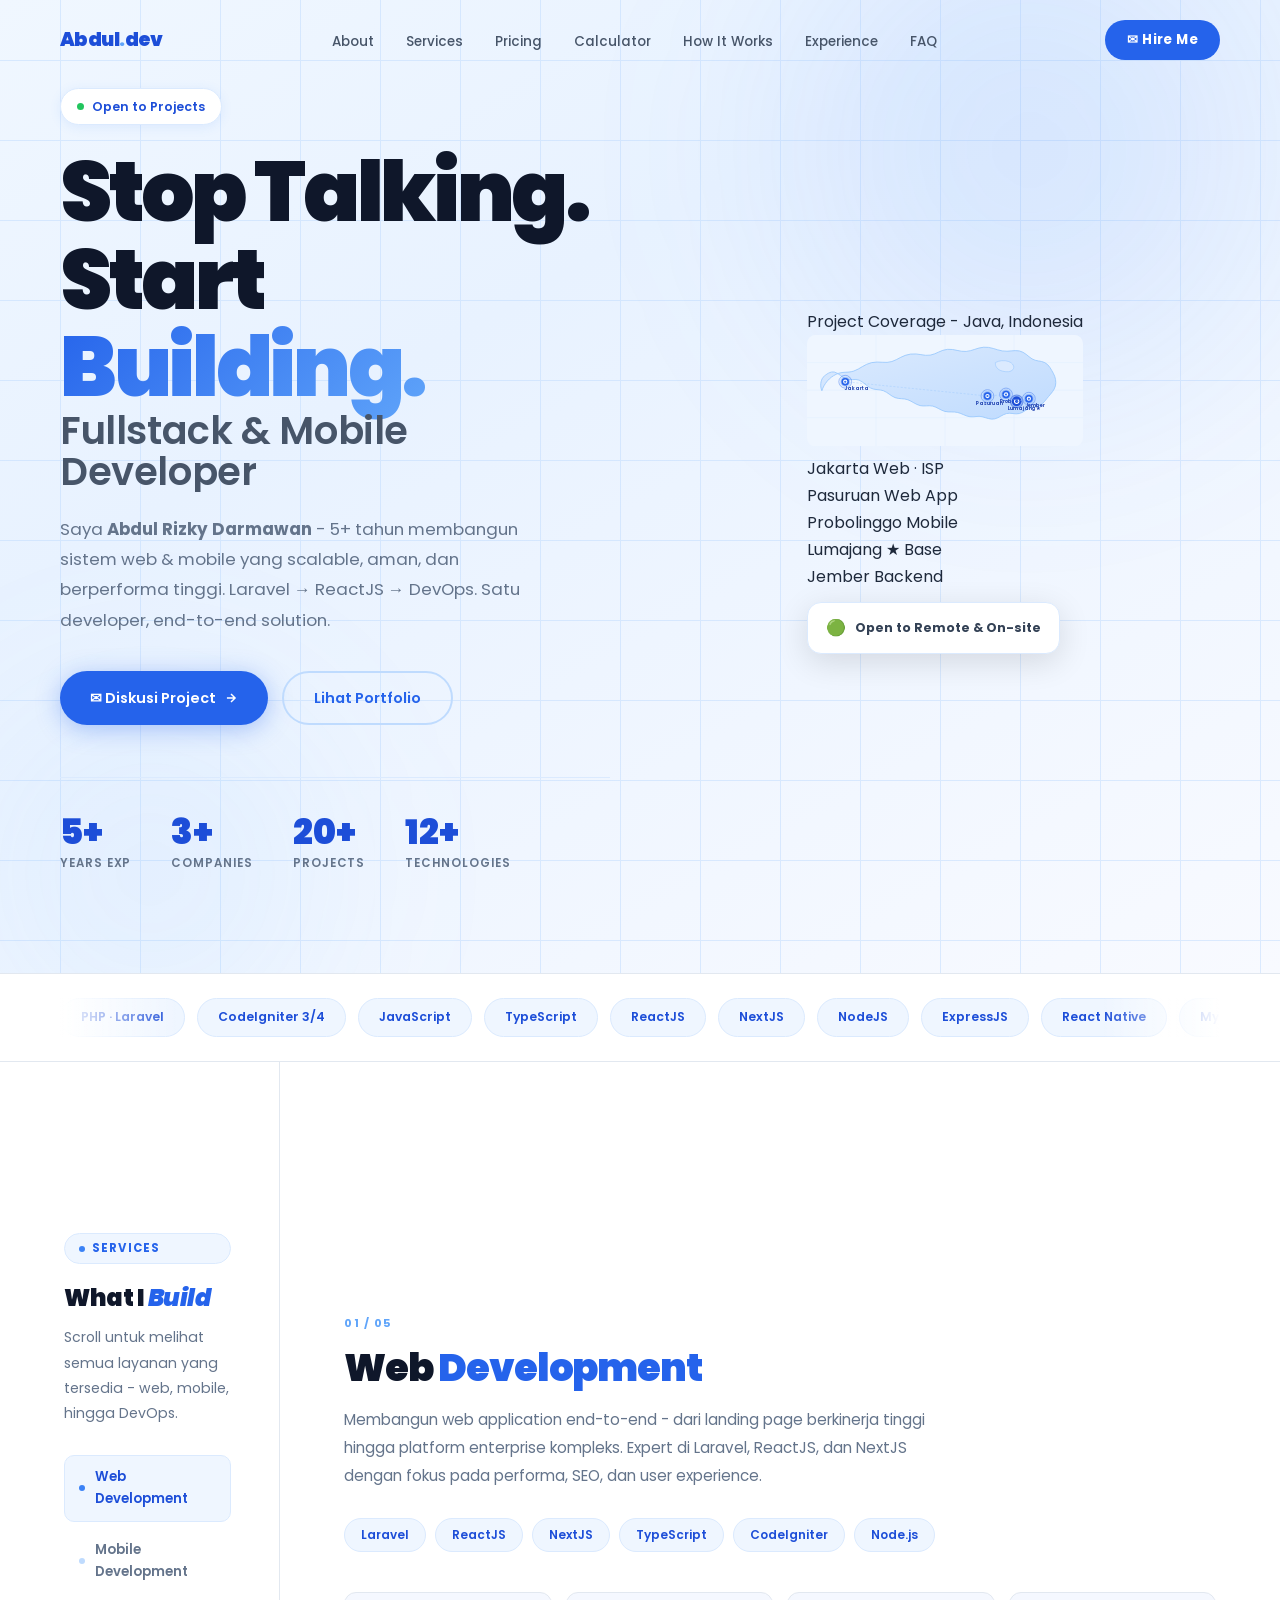
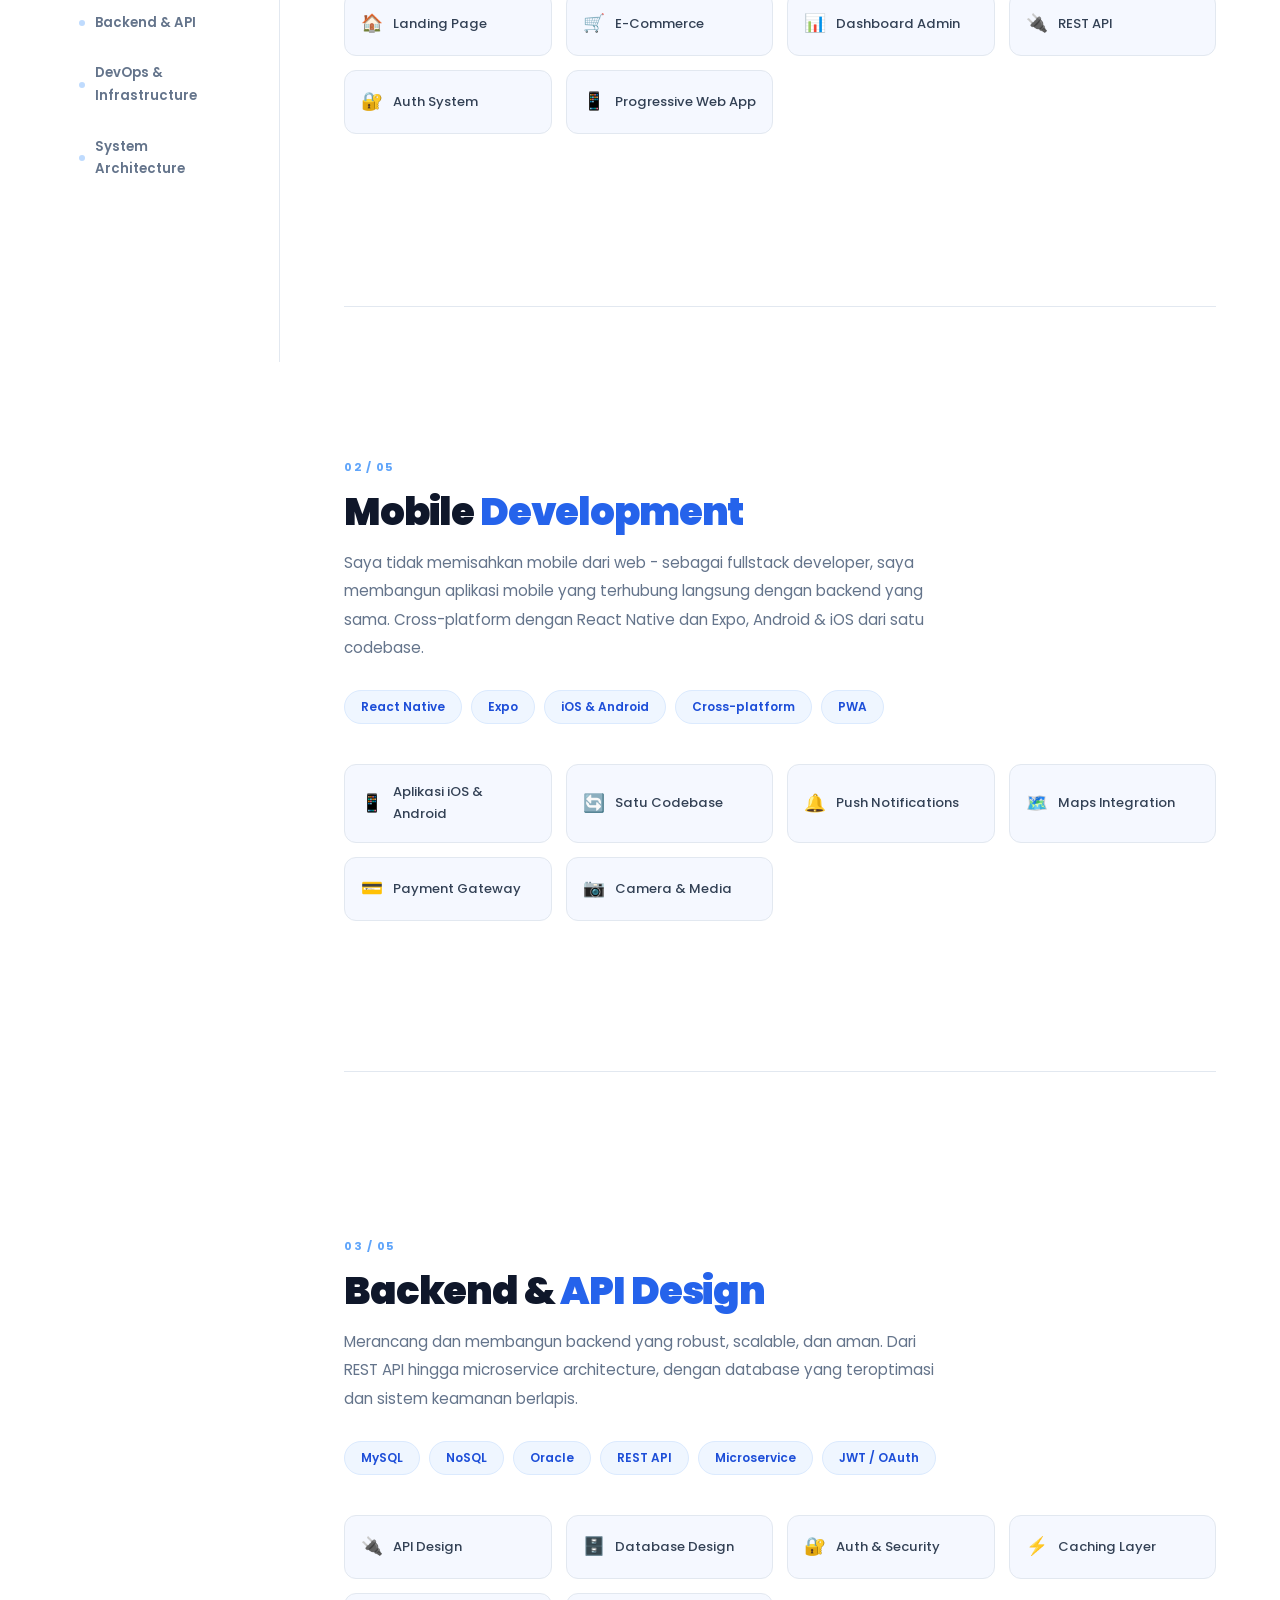
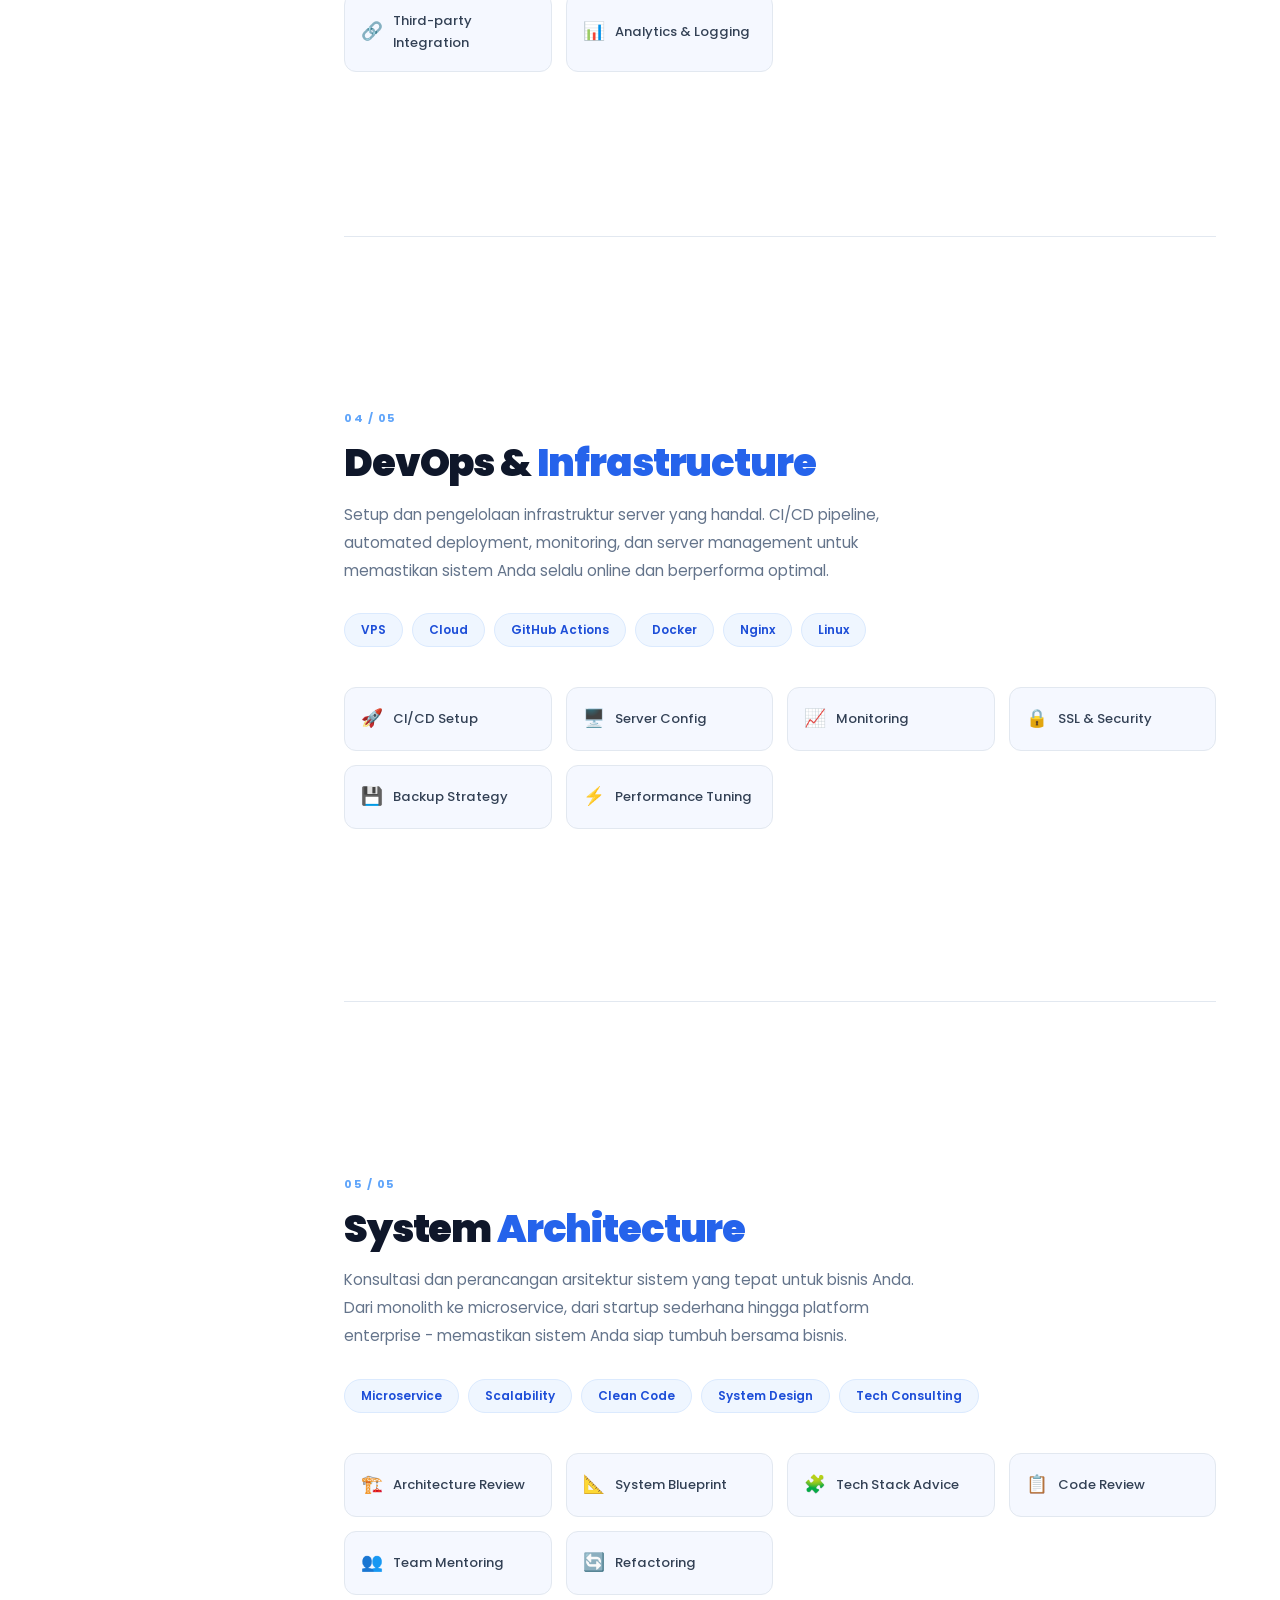
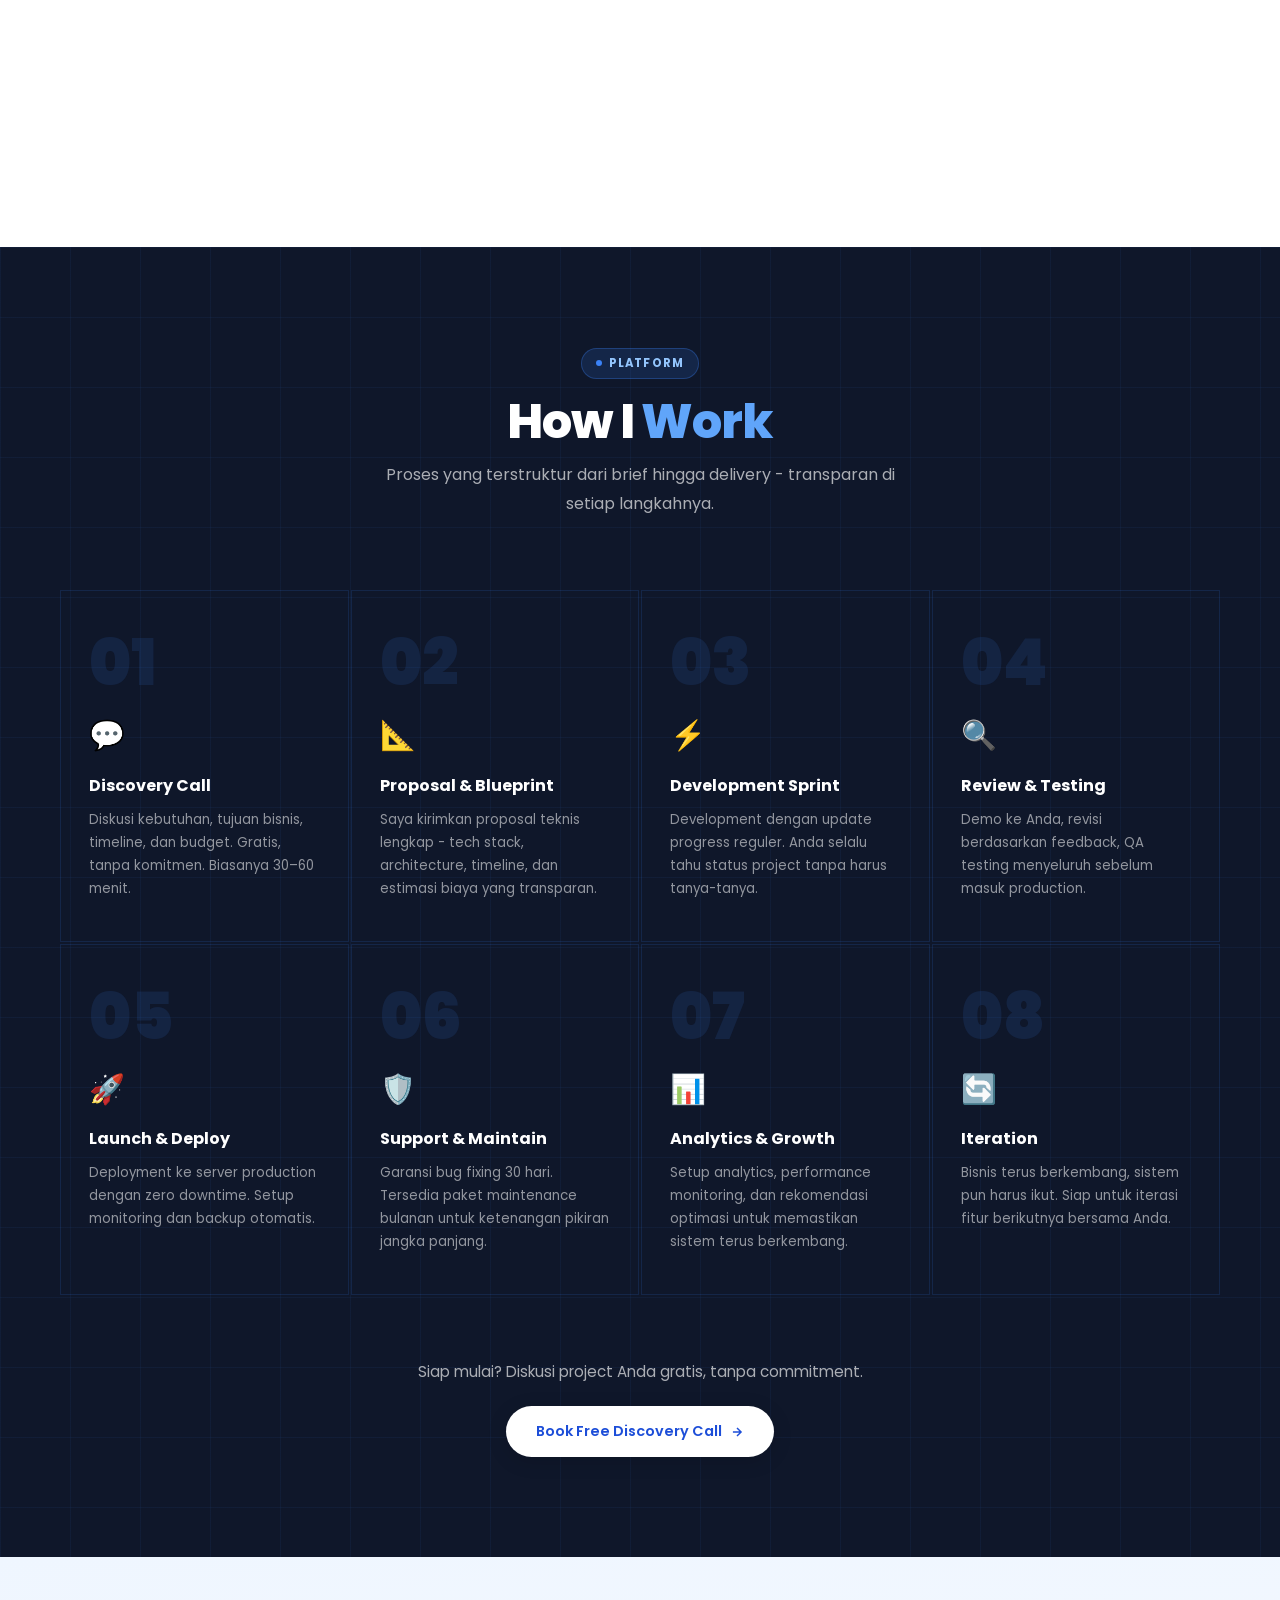
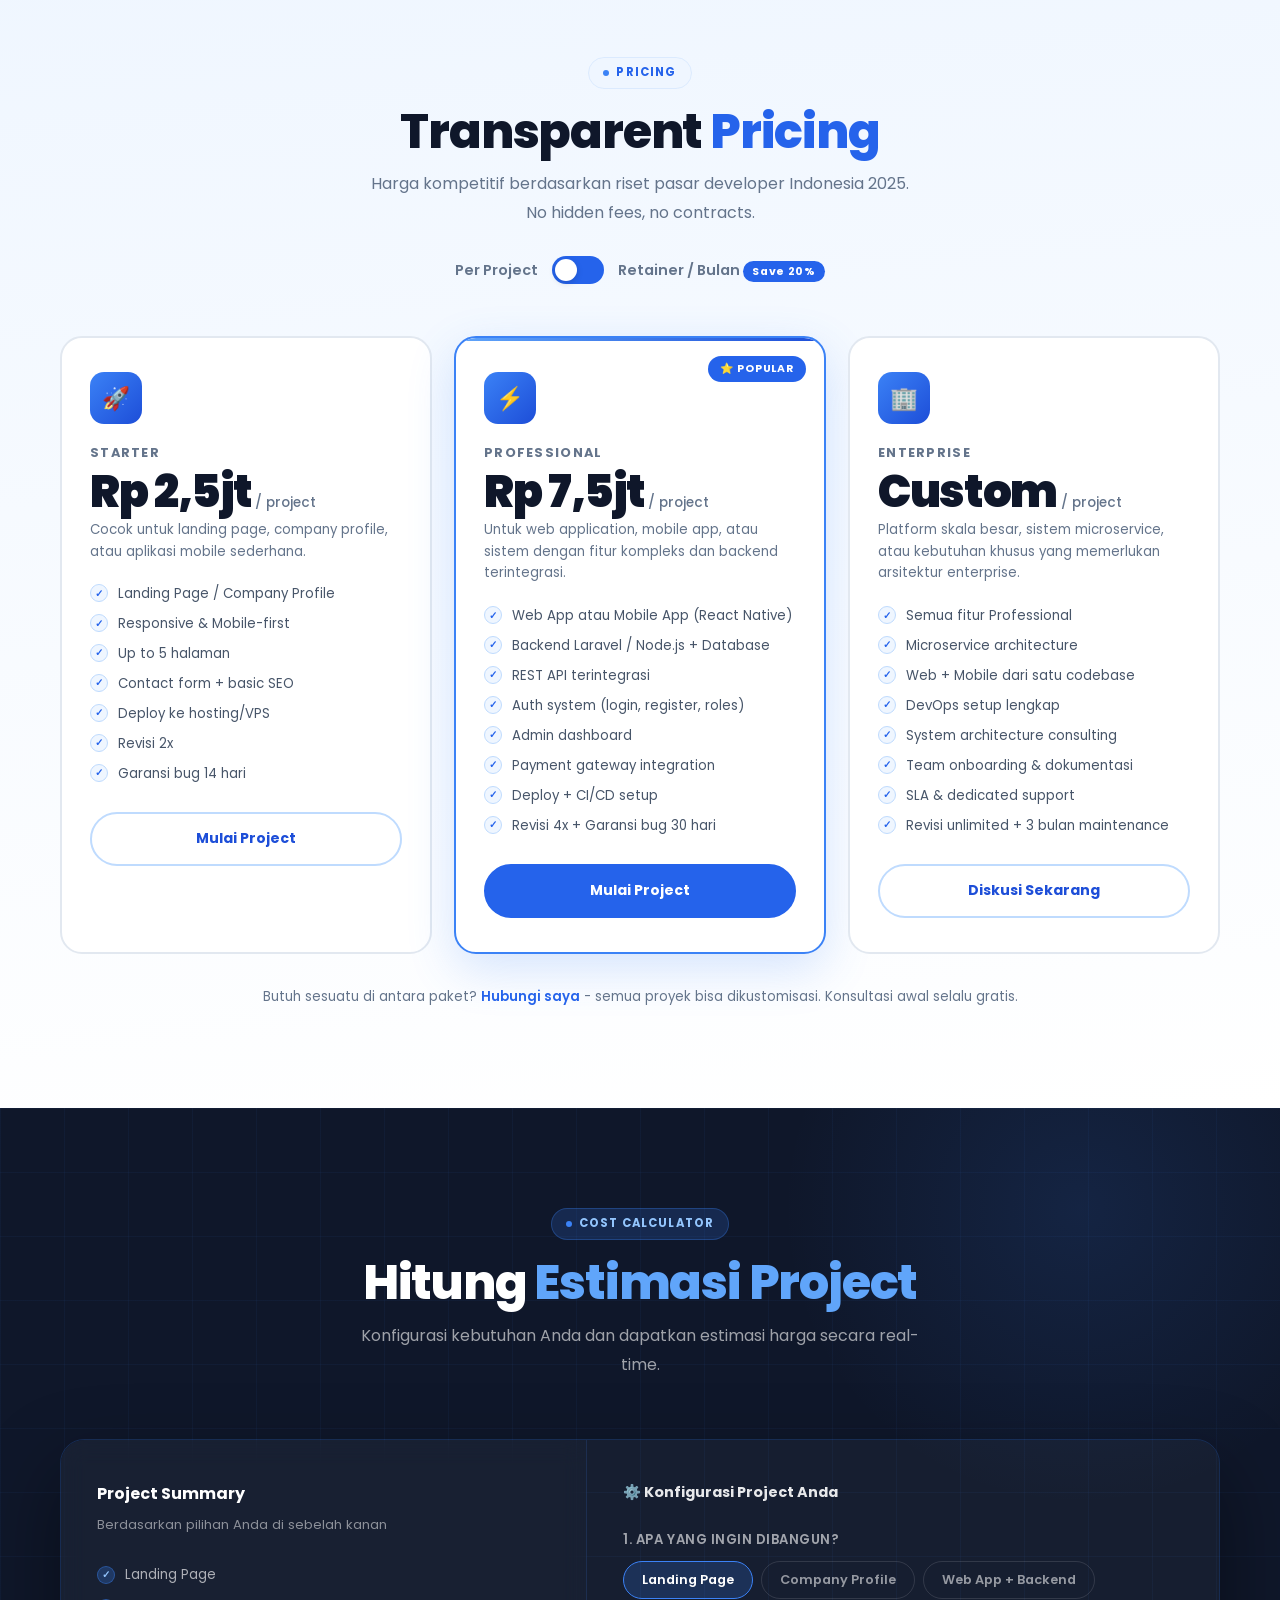
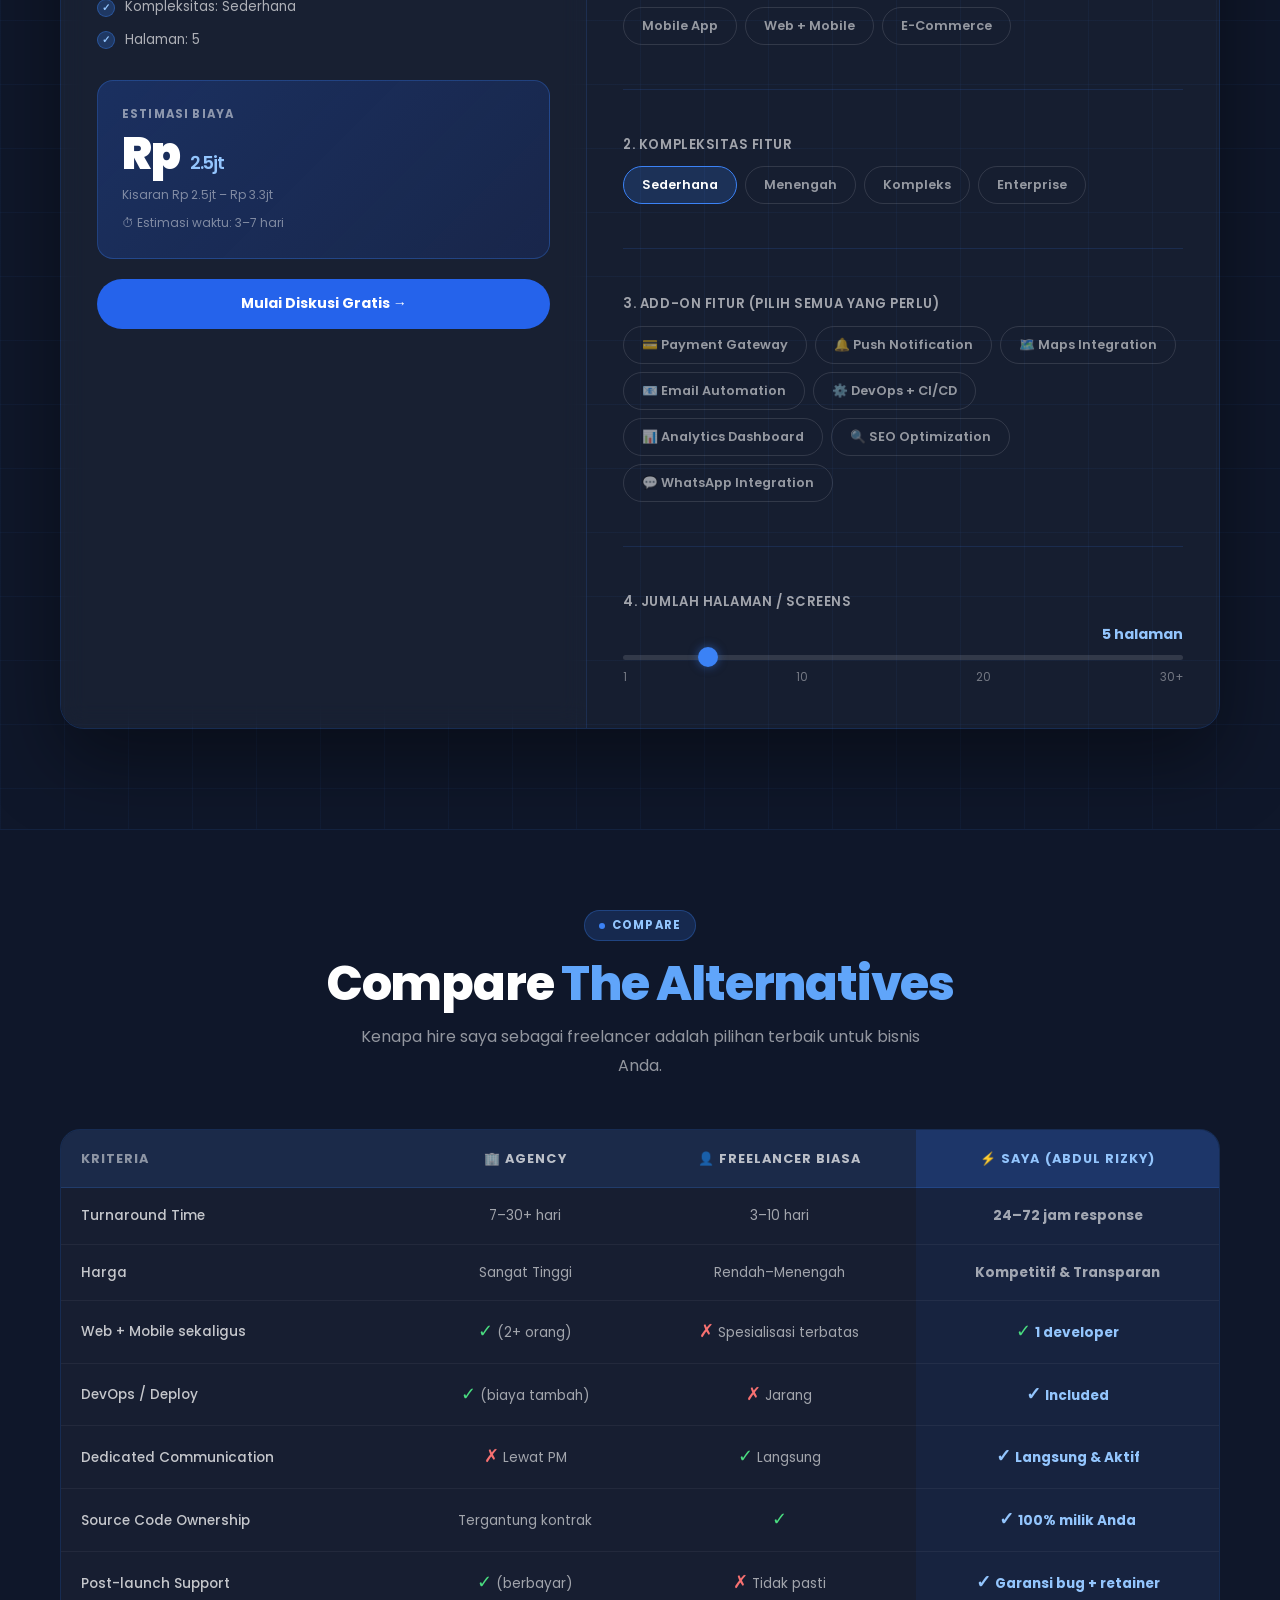
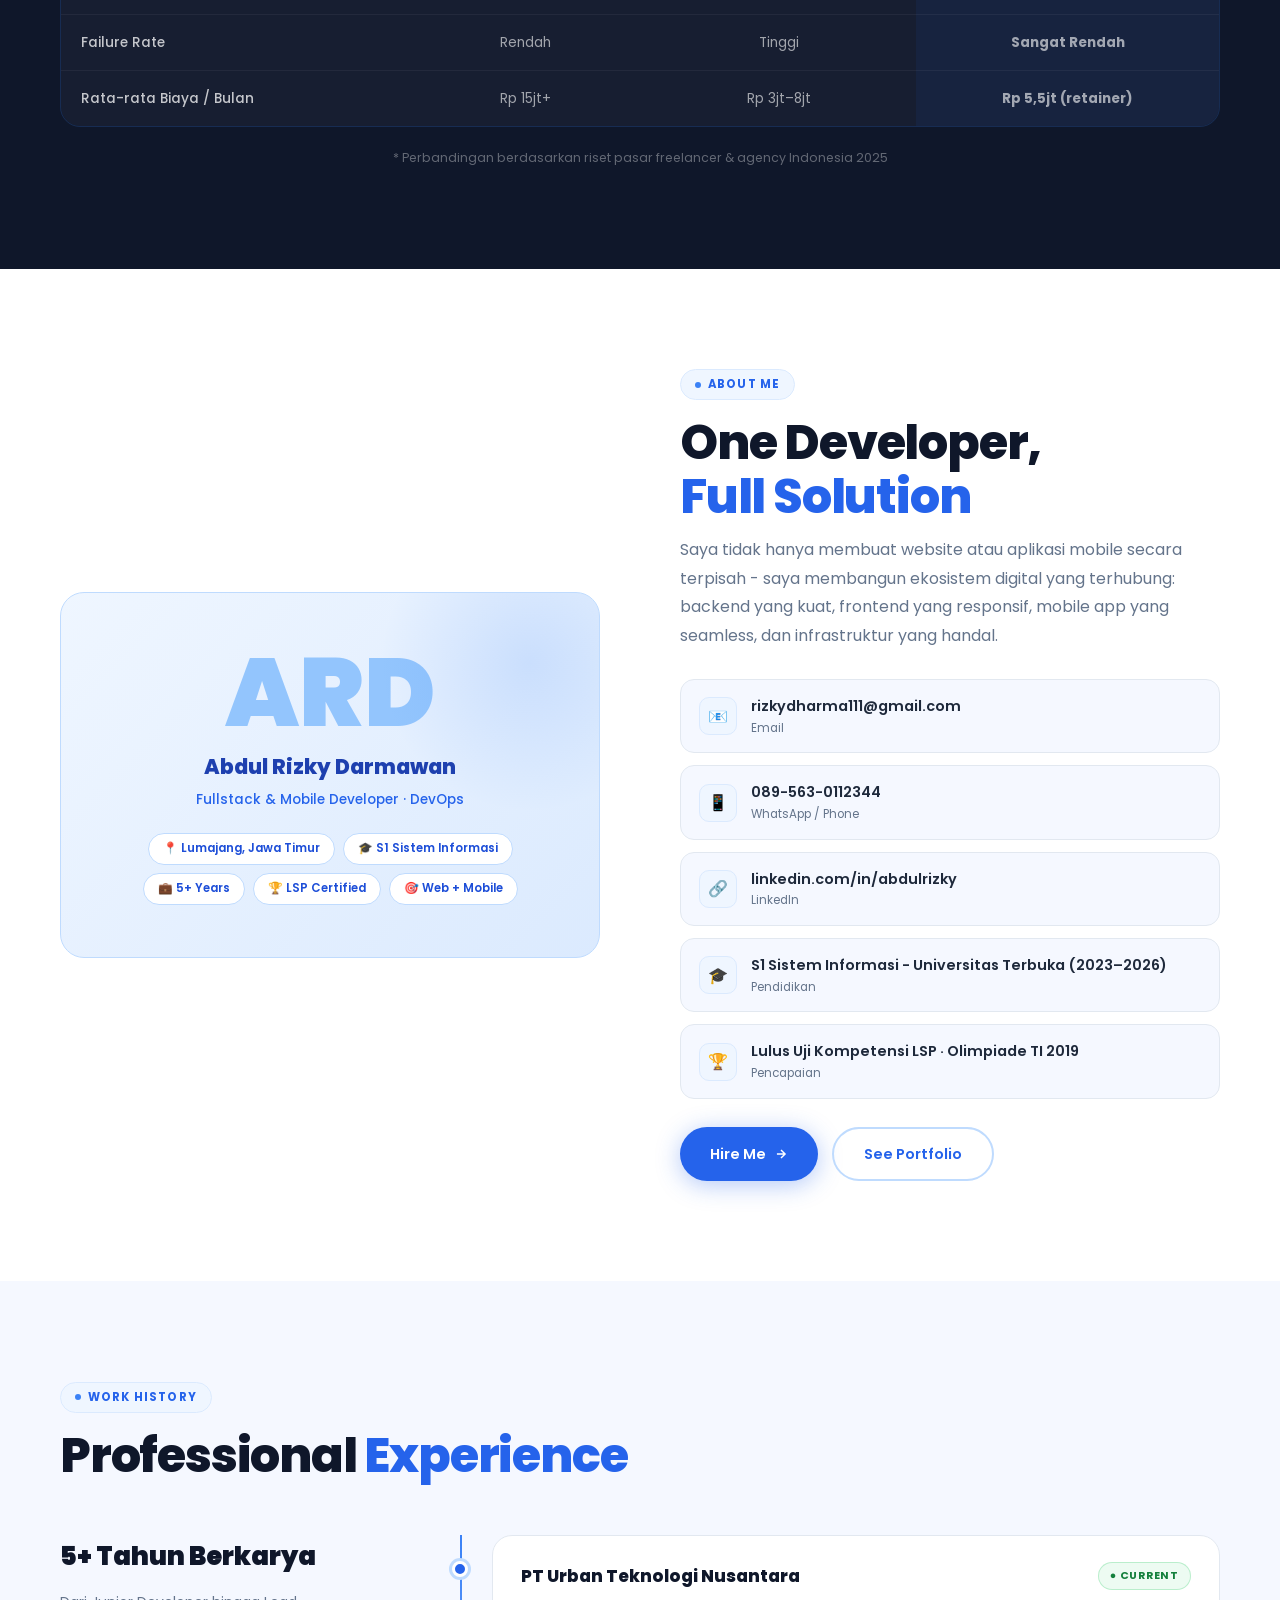
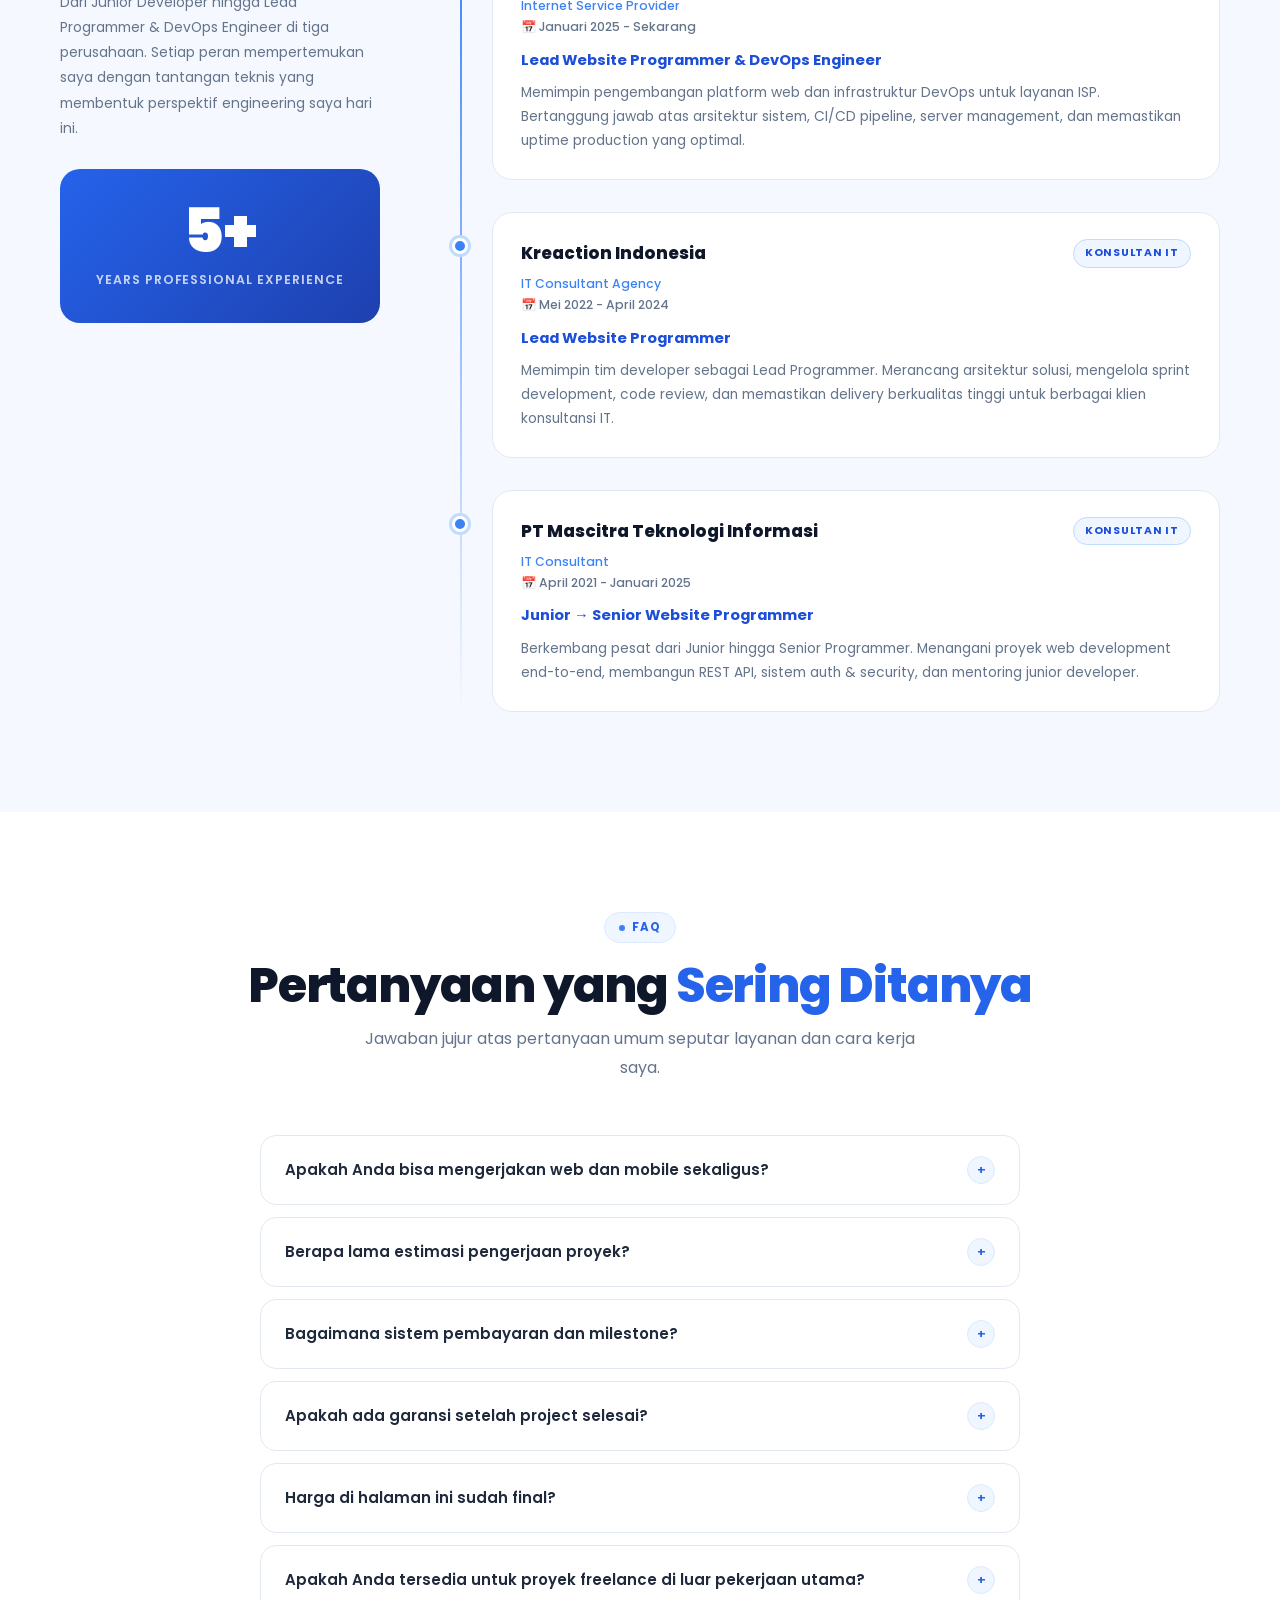
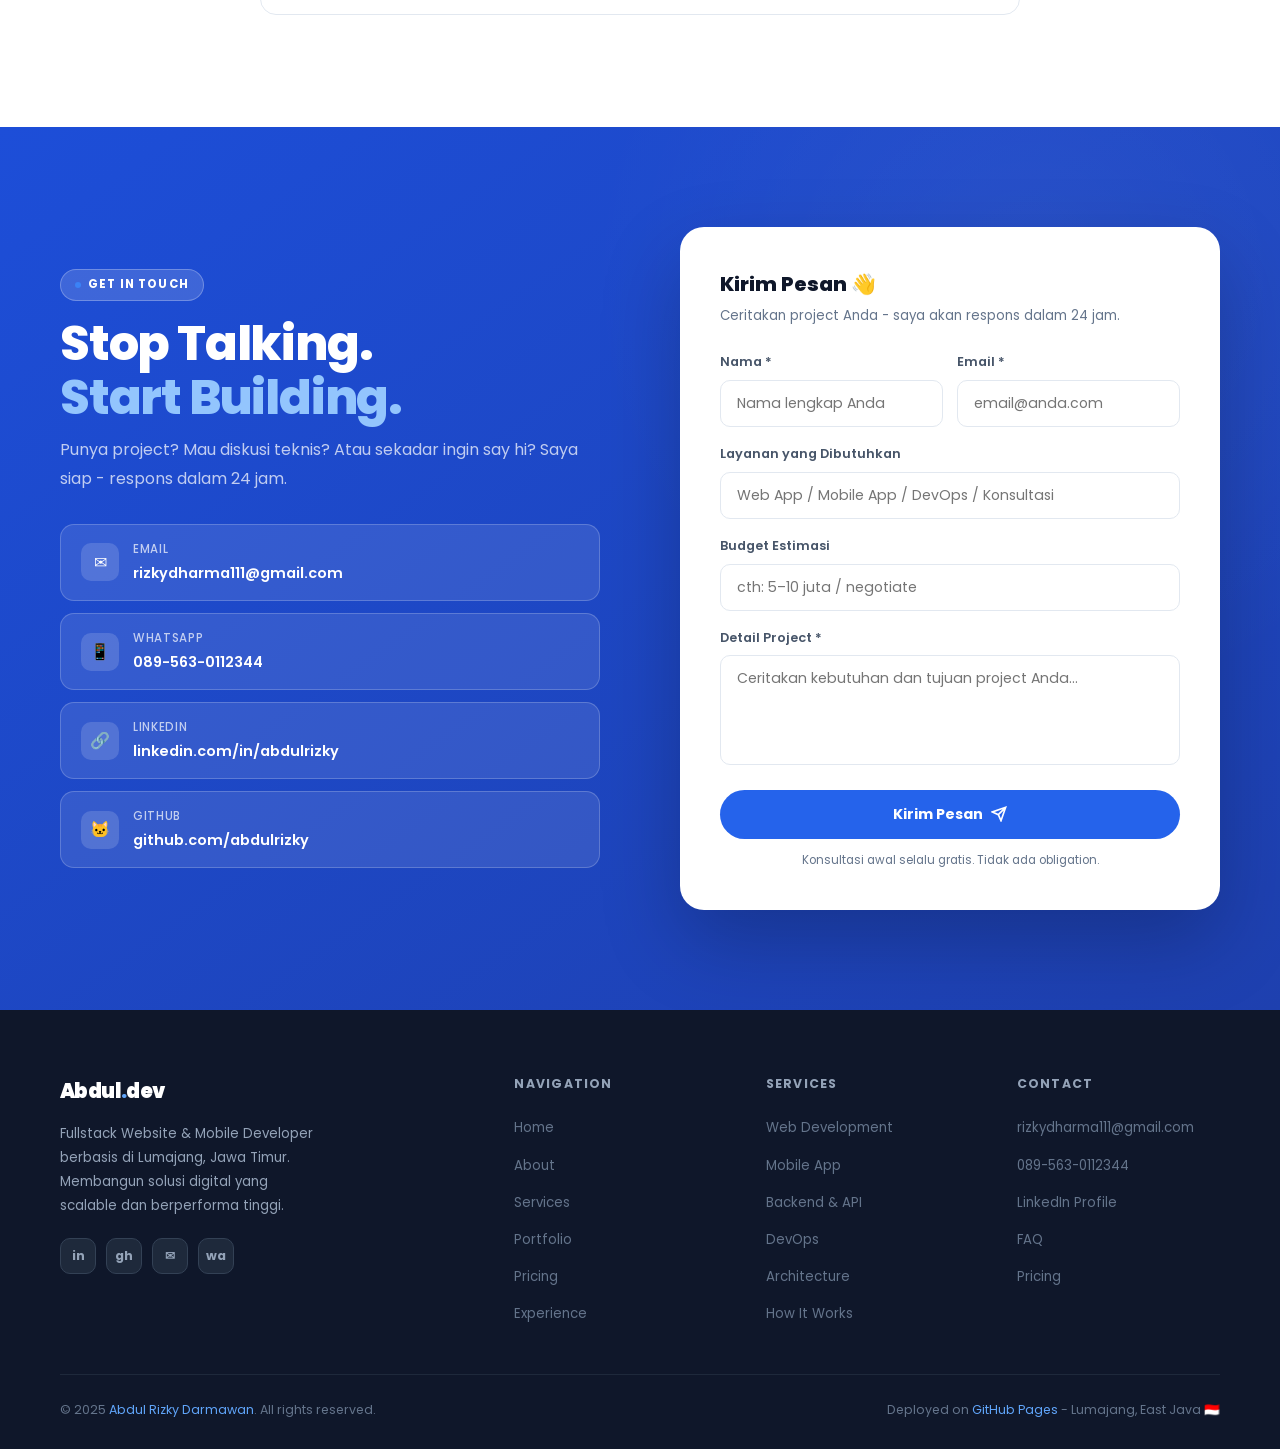
<file: index.html>
<!DOCTYPE html>
<html lang="id">
<head>
<meta charset="UTF-8"/>
<meta name="viewport" content="width=device-width,initial-scale=1"/>
<title>Abdul Rizky Darmawan - Fullstack & Mobile Developer</title>
<meta name="description" content="Fullstack Website & Mobile Developer | 5+ tahun pengalaman | Laravel, ReactJS, NextJS, NodeJS, DevOps | Open for freelance projects."/>
<meta name="keywords" content="Abdul Rizky Darmawan, web developer, mobile developer, fullstack, Laravel, ReactJS, NextJS, DevOps, Indonesia"/>
<meta name="author" content="Abdul Rizky Darmawan"/>
<meta property="og:title" content="Abdul Rizky Darmawan - Fullstack & Mobile Developer"/>
<meta property="og:description" content="Fullstack Website & Mobile Developer, 5+ years building scalable, secure, high-performance systems."/>
<meta property="og:type" content="website"/>
<meta name="robots" content="index,follow"/>
<link rel="preconnect" href="https://fonts.googleapis.com"/>
<link rel="preconnect" href="https://fonts.gstatic.com" crossorigin/>
<link href="https://fonts.googleapis.com/css2?family=Poppins:wght@300;400;500;600;700;800;900&display=swap" rel="stylesheet"/>

<style>
/* ═══════════════════════════════════════════
   TOKENS
═══════════════════════════════════════════ */
*,*::before,*::after{box-sizing:border-box;margin:0;padding:0}
:root{
  --w:#ffffff;
  --off:#f5f8ff;
  --b50:#eff6ff;
  --b100:#dbeafe;
  --b200:#bfdbfe;
  --b300:#93c5fd;
  --b400:#60a5fa;
  --b500:#3b82f6;
  --b600:#2563eb;
  --b700:#1d4ed8;
  --b800:#1e40af;
  --s100:#f1f5f9;
  --s200:#e2e8f0;
  --s400:#94a3b8;
  --s500:#64748b;
  --s600:#475569;
  --s700:#334155;
  --s800:#1e293b;
  --s900:#0f172a;
  --text:#1e293b;
  --muted:#64748b;
  --border:#e2e8f0;
  --r:14px;
  --ff:'Poppins',sans-serif;
}
html{scroll-behavior:smooth;font-size:16px}
body{font-family:var(--ff);color:var(--text);background:var(--w);overflow-x:hidden;line-height:1.7;font-weight:400}
::-webkit-scrollbar{width:4px}
::-webkit-scrollbar-track{background:var(--s100)}
::-webkit-scrollbar-thumb{background:var(--b500);border-radius:99px}
a{text-decoration:none;color:inherit}
ul{list-style:none}
button{font-family:var(--ff);cursor:pointer;border:none;background:none}
img{max-width:100%;display:block}
.container{width:min(1160px,92%);margin-inline:auto}
section{padding:100px 0}

/* ═══════════════════════════════════════════
   TYPOGRAPHY HELPERS
═══════════════════════════════════════════ */
.chip{display:inline-flex;align-items:center;gap:7px;font-size:.72rem;font-weight:700;letter-spacing:.1em;text-transform:uppercase;color:var(--b600);background:var(--b50);border:1px solid var(--b100);padding:5px 14px;border-radius:99px;margin-bottom:16px}
.chip i{width:6px;height:6px;border-radius:50%;background:var(--b500);display:inline-block}
.h2{font-size:clamp(2rem,4vw,3rem);font-weight:800;line-height:1.12;letter-spacing:-.025em;color:var(--s900)}
.h2 em{font-style:normal;color:var(--b600)}
.sub{font-size:1rem;color:var(--muted);line-height:1.8;max-width:560px;margin-top:12px}
.ctr{text-align:center}
.ctr .sub{margin-inline:auto}

/* ═══════════════════════════════════════════
   BUTTONS
═══════════════════════════════════════════ */
.btn{display:inline-flex;align-items:center;gap:8px;padding:13px 30px;border-radius:99px;font-weight:600;font-size:.9rem;transition:all .25s;cursor:pointer;white-space:nowrap;border:none;font-family:var(--ff)}
.btn svg{flex-shrink:0;transition:transform .2s}
.btn:hover svg{transform:translateX(3px)}
.bp{background:var(--b600);color:#fff;box-shadow:0 4px 24px rgba(37,99,235,.35)}
.bp:hover{background:var(--b700);transform:translateY(-2px);box-shadow:0 10px 32px rgba(37,99,235,.45)}
.bo{background:transparent;color:var(--b600);border:2px solid var(--b200)}
.bo:hover{border-color:var(--b500);background:var(--b50);transform:translateY(-2px)}
.bw{background:#fff;color:var(--b700);box-shadow:0 4px 20px rgba(0,0,0,.14)}
.bw:hover{transform:translateY(-2px);box-shadow:0 10px 30px rgba(0,0,0,.2)}

/* ═══════════════════════════════════════════
   NAVBAR
═══════════════════════════════════════════ */
#nav{position:fixed;top:0;left:0;right:0;z-index:1000;padding:20px 0;transition:all .4s}
#nav.scrolled{background:rgba(255,255,255,.96);backdrop-filter:blur(24px);-webkit-backdrop-filter:blur(24px);padding:13px 0;box-shadow:0 2px 24px rgba(0,0,0,.07)}
.nav-i{display:flex;align-items:center;justify-content:space-between;gap:20px}
.logo{font-weight:900;font-size:1.2rem;color:var(--b700);letter-spacing:-.03em}
.logo span{color:var(--b400)}
.nav-menu{display:flex;align-items:center;gap:4px}
.nav-menu a{padding:8px 14px;border-radius:8px;font-size:.84rem;font-weight:500;color:var(--s600);transition:all .2s}
.nav-menu a:hover,.nav-menu a.on{color:var(--b600);background:var(--b50)}
.nav-r{display:flex;align-items:center;gap:10px}
.nhire{padding:9px 22px;background:var(--b600);color:#fff;border-radius:99px;font-weight:700;font-size:.82rem;transition:all .25s;letter-spacing:.03em}
.nhire:hover{background:var(--b700);transform:translateY(-1px)}
.ham{display:none;flex-direction:column;gap:5px;padding:5px}
.ham span{display:block;width:22px;height:2px;background:var(--s700);border-radius:2px;transition:all .3s}
.ham.open span:nth-child(1){transform:translateY(7px) rotate(45deg)}
.ham.open span:nth-child(2){opacity:0}
.ham.open span:nth-child(3){transform:translateY(-7px) rotate(-45deg)}
#mob{display:none;position:fixed;inset:0;z-index:999;background:#fff;flex-direction:column;align-items:center;justify-content:center;gap:28px}
#mob.open{display:flex}
#mob a{font-size:1.7rem;font-weight:800;color:var(--s800);transition:color .2s}
#mob a:hover{color:var(--b600)}

/* ═══════════════════════════════════════════
   HERO - LOKA STYLE: big text + scroll reveal
═══════════════════════════════════════════ */
#hero{
  min-height:100vh;display:flex;flex-direction:column;justify-content:center;
  background:linear-gradient(150deg,#f0f7ff 0%,#e8f2ff 35%,#f8faff 100%);
  padding-top:88px;overflow:hidden;position:relative
}
.hero-grid-bg{position:absolute;inset:0;pointer-events:none;overflow:hidden;opacity:.5}
.hero-grid-bg::before{
  content:'';position:absolute;inset:-100px;
  background-image:linear-gradient(var(--b200) 1px,transparent 1px),linear-gradient(90deg,var(--b200) 1px,transparent 1px);
  background-size:80px 80px;
  animation:gridMove 18s linear infinite
}
@keyframes gridMove{to{transform:translateY(80px)}}
.hero-orb{position:absolute;border-radius:50%;pointer-events:none;filter:blur(80px)}
.orb1{width:700px;height:700px;background:radial-gradient(circle,rgba(59,130,246,.14),transparent 70%);top:-200px;right:-100px;animation:orbFloat 10s ease-in-out infinite}
.orb2{width:500px;height:500px;background:radial-gradient(circle,rgba(99,179,255,.1),transparent 70%);bottom:-150px;left:-100px;animation:orbFloat 13s ease-in-out infinite reverse}
@keyframes orbFloat{0%,100%{transform:translate(0,0)}50%{transform:translate(20px,-30px)}}

.hero-inner{position:relative;z-index:2;display:grid;grid-template-columns:1fr 1fr;gap:60px;align-items:center}
.hero-live{display:inline-flex;align-items:center;gap:8px;background:#fff;border:1px solid var(--b100);border-radius:99px;padding:7px 16px;font-size:.78rem;font-weight:600;color:var(--b700);margin-bottom:24px;box-shadow:0 2px 12px rgba(59,130,246,.1)}
.live-dot{width:7px;height:7px;border-radius:50%;background:#22c55e;box-shadow:0 0 0 0 rgba(34,197,94,.6);animation:livePing 2s ease-in-out infinite}
@keyframes livePing{0%{box-shadow:0 0 0 0 rgba(34,197,94,.5)}70%{box-shadow:0 0 0 8px rgba(34,197,94,0)}100%{box-shadow:0 0 0 0 rgba(34,197,94,0)}}

/* Loka-style: oversized title that scrolls differently */
.hero-title{font-size:clamp(3rem,6.5vw,5.2rem);font-weight:900;line-height:1.05;letter-spacing:-.04em;color:var(--s900);margin-bottom:22px;overflow:hidden}
.hero-title .line{display:block;transform:translateY(110%);animation:lineUp .8s cubic-bezier(.4,0,.2,1) forwards}
.hero-title .line:nth-child(1){animation-delay:.05s}
.hero-title .line:nth-child(2){animation-delay:.18s}
.hero-title .line:nth-child(3){animation-delay:.31s}
.hero-title .grad{background:linear-gradient(135deg,var(--b600) 0%,var(--b400) 100%);-webkit-background-clip:text;-webkit-text-fill-color:transparent}
@keyframes lineUp{to{transform:translateY(0)}}

.hero-sub{font-size:1.05rem;color:var(--muted);line-height:1.8;margin-bottom:36px;max-width:500px;opacity:0;animation:fadeUp .8s .5s forwards}
.hero-btns{display:flex;flex-wrap:wrap;gap:14px;margin-bottom:52px;opacity:0;animation:fadeUp .8s .65s forwards}
@keyframes fadeUp{from{opacity:0;transform:translateY(20px)}to{opacity:1;transform:translateY(0)}}

.hero-stats{display:flex;gap:40px;padding-top:36px;border-top:1px solid var(--b100);opacity:0;animation:fadeUp .8s .8s forwards}
.stn{font-size:2.2rem;font-weight:900;color:var(--b700);line-height:1}
.stl{font-size:.73rem;font-weight:600;color:var(--muted);text-transform:uppercase;letter-spacing:.08em;margin-top:4px}

/* Avatar */
.hero-right{display:flex;justify-content:center;align-items:center;position:relative;opacity:0;animation:fadeLeft .9s .3s forwards}
@keyframes fadeLeft{from{opacity:0;transform:translateX(40px)}to{opacity:1;transform:translateX(0)}}
.av-wrap{position:relative;width:380px;height:380px}
.av-ring{width:380px;height:380px;border-radius:50%;background:conic-gradient(var(--b400),var(--b200),var(--b600),var(--b200),var(--b400));padding:4px;animation:spin 10s linear infinite;display:flex;align-items:center;justify-content:center}
@keyframes spin{to{transform:rotate(360deg)}}
.av-core{width:100%;height:100%;border-radius:50%;background:linear-gradient(135deg,#dbeafe,#eff6ff);display:flex;align-items:center;justify-content:center;box-shadow:0 24px 64px rgba(59,130,246,.22)}
.av-init{font-size:5.5rem;font-weight:900;color:var(--b700);letter-spacing:-.04em}
.av-badge{position:absolute;bottom:24px;right:-14px;background:#fff;border:1px solid var(--b100);border-radius:14px;padding:11px 18px;display:flex;align-items:center;gap:9px;box-shadow:0 8px 32px rgba(0,0,0,.12);animation:floatY 4s ease-in-out infinite}
@keyframes floatY{0%,100%{transform:translateY(0)}50%{transform:translateY(-12px)}}
.av-badge-t{font-size:.78rem;font-weight:700;color:var(--s700)}
.av-chip{position:absolute;background:#fff;border:1px solid var(--b100);border-radius:10px;padding:8px 14px;font-size:.72rem;font-weight:700;color:var(--b700);box-shadow:0 4px 16px rgba(0,0,0,.08)}
.ac1{top:30px;left:-18px;animation:floatY 5s ease-in-out infinite}
.ac2{top:100px;right:-28px;animation:floatY 6s ease-in-out infinite reverse}
.ac3{bottom:90px;left:-28px;animation:floatY 4.5s ease-in-out infinite 1s}

/* ═══════════════════════════════════════════
   MARQUEE
═══════════════════════════════════════════ */
#mq{padding:24px 0;background:#fff;border-top:1px solid var(--border);border-bottom:1px solid var(--border);overflow:hidden}
.mq-t{position:relative;overflow:hidden}
.mq-t::before,.mq-t::after{content:'';position:absolute;top:0;bottom:0;width:120px;z-index:2}
.mq-t::before{left:0;background:linear-gradient(to right,#fff,transparent)}
.mq-t::after{right:0;background:linear-gradient(to left,#fff,transparent)}
.mq-b{display:flex;gap:12px;animation:mq 32s linear infinite;width:max-content}
.mq-b:hover{animation-play-state:paused}
@keyframes mq{to{transform:translateX(-50%)}}
.mpill{flex-shrink:0;padding:8px 20px;border-radius:99px;background:var(--b50);border:1px solid var(--b100);font-size:.77rem;font-weight:600;color:var(--b700);white-space:nowrap;transition:all .2s;cursor:default}
.mpill:hover{background:var(--b100);transform:scale(1.05)}

/* ═══════════════════════════════════════════
   LOKA-STYLE HORIZONTAL / SPLIT SCROLL SECTION
   (Services - left sticky, right scrolls)
═══════════════════════════════════════════ */
#services{background:var(--w);padding:0}
.srv-outer{display:grid;grid-template-columns:280px 1fr;min-height:100vh}

.srv-sticky{position:sticky;top:0;height:100vh;display:flex;flex-direction:column;justify-content:center;padding:80px 48px 80px 64px;border-right:1px solid var(--border)}
.srv-sticky .chip{margin-bottom:20px}
.srv-sticky h2{font-size:clamp(1.6rem,2.5vw,2.2rem);font-weight:900;line-height:1.15;letter-spacing:-.025em;color:var(--s900);margin-bottom:16px}
.srv-sticky p{font-size:.88rem;color:var(--muted);line-height:1.8;margin-bottom:28px}
.srv-nav{display:flex;flex-direction:column;gap:6px}
.srv-nav-item{padding:10px 14px;border-radius:10px;font-size:.83rem;font-weight:600;color:var(--muted);cursor:pointer;transition:all .25s;display:flex;align-items:center;gap:10px;border:1px solid transparent}
.srv-nav-item.on{color:var(--b700);background:var(--b50);border-color:var(--b100)}
.srv-nav-item::before{content:'';width:6px;height:6px;border-radius:50%;background:var(--b200);flex-shrink:0;transition:background .2s}
.srv-nav-item.on::before{background:var(--b500)}

.srv-right{padding:80px 64px 80px 64px}
.srv-item{min-height:85vh;display:flex;flex-direction:column;justify-content:center;padding:60px 0;border-bottom:1px solid var(--border)}
.srv-item:last-child{border-bottom:none}
.srv-num{font-size:.7rem;font-weight:700;letter-spacing:.14em;text-transform:uppercase;color:var(--b400);margin-bottom:14px}
.srv-name{font-size:clamp(1.8rem,3vw,2.8rem);font-weight:900;letter-spacing:-.03em;color:var(--s900);margin-bottom:16px;line-height:1.1}
.srv-name em{font-style:normal;color:var(--b600)}
.srv-desc{font-size:.95rem;color:var(--muted);line-height:1.85;max-width:600px;margin-bottom:28px}
.srv-tags{display:flex;flex-wrap:wrap;gap:9px;margin-bottom:32px}
.stag{padding:6px 16px;border-radius:99px;background:var(--b50);border:1px solid var(--b100);font-size:.75rem;font-weight:600;color:var(--b700)}
.srv-deliverables{display:grid;grid-template-columns:repeat(auto-fit,minmax(180px,1fr));gap:14px;margin-top:8px}
.sdel{background:var(--off);border:1px solid var(--border);border-radius:12px;padding:16px;font-size:.82rem;color:var(--s700);font-weight:500;display:flex;align-items:center;gap:10px}
.sdel span{font-size:1.1rem}

/* ═══════════════════════════════════════════
   PRICING - pixel-true style
═══════════════════════════════════════════ */
#pricing{background:linear-gradient(175deg,var(--b50) 0%,var(--w) 100%)}
.ptoggle{display:flex;align-items:center;justify-content:center;gap:14px;margin:28px 0 52px;font-size:.9rem;font-weight:600;color:var(--muted)}
.toggle-wrap{width:52px;height:28px;border-radius:99px;background:var(--b600);position:relative;cursor:pointer;transition:background .3s}
.toggle-wrap::after{content:'';position:absolute;top:3px;left:3px;width:22px;height:22px;border-radius:50%;background:#fff;transition:transform .3s;box-shadow:0 2px 6px rgba(0,0,0,.15)}
.toggle-wrap.yearly::after{transform:translateX(24px)}
.save-badge{background:var(--b600);color:#fff;font-size:.68rem;font-weight:700;padding:3px 9px;border-radius:99px;letter-spacing:.06em}

.price-grid{display:grid;grid-template-columns:repeat(3,1fr);gap:22px}
.pc{background:#fff;border:2px solid var(--border);border-radius:22px;padding:34px 28px;position:relative;transition:all .35s;overflow:hidden}
.pc::before{content:'';position:absolute;top:0;left:0;right:0;height:3px;background:linear-gradient(90deg,var(--b400),var(--b700));transform:scaleX(0);transform-origin:left;transition:transform .35s}
.pc:hover{border-color:var(--b300);box-shadow:0 24px 60px rgba(59,130,246,.14);transform:translateY(-8px)}
.pc:hover::before{transform:scaleX(1)}
.pc.popular{border-color:var(--b500);box-shadow:0 16px 48px rgba(59,130,246,.2)}
.pc.popular::before{transform:scaleX(1)}
.pop-badge{position:absolute;top:18px;right:18px;background:var(--b600);color:#fff;font-size:.67rem;font-weight:700;padding:4px 12px;border-radius:99px;letter-spacing:.08em;text-transform:uppercase}
.pc-icon{width:52px;height:52px;border-radius:14px;background:linear-gradient(135deg,var(--b500),var(--b700));display:flex;align-items:center;justify-content:center;font-size:1.4rem;margin-bottom:18px}
.pc-name{font-size:.8rem;font-weight:700;text-transform:uppercase;letter-spacing:.1em;color:var(--muted);margin-bottom:6px}
.pc-price{display:flex;align-items:baseline;gap:4px;margin-bottom:4px}
.pc-amt{font-size:2.8rem;font-weight:900;color:var(--s900);line-height:1;letter-spacing:-.03em}
.pc-per{font-size:.85rem;color:var(--muted);font-weight:500}
.pc-desc{font-size:.83rem;color:var(--muted);margin-bottom:22px;line-height:1.65}
.pc-features{display:flex;flex-direction:column;gap:10px;margin-bottom:28px}
.pf{display:flex;align-items:flex-start;gap:10px;font-size:.83rem;color:var(--s600);line-height:1.5}
.pf::before{content:'✓';flex-shrink:0;width:18px;height:18px;border-radius:50%;background:var(--b50);border:1px solid var(--b200);display:flex;align-items:center;justify-content:center;font-size:.65rem;font-weight:800;color:var(--b600)}
.pc-cta{display:block;text-align:center;padding:13px;border-radius:99px;font-weight:700;font-size:.88rem;transition:all .25s;border:2px solid var(--b200);color:var(--b700)}
.pc-cta:hover{background:var(--b600);color:#fff;border-color:var(--b600);transform:translateY(-2px)}
.pc.popular .pc-cta{background:var(--b600);color:#fff;border-color:var(--b600)}
.pc.popular .pc-cta:hover{background:var(--b700)}
.price-note{text-align:center;margin-top:32px;font-size:.83rem;color:var(--muted)}
.price-note span{color:var(--b600);font-weight:600}

/* ═══════════════════════════════════════════
   PORTFOLIO / OUR WORK - Loka-style grid
═══════════════════════════════════════════ */
#work{background:var(--w);padding:100px 0}
.work-filter{display:flex;flex-wrap:wrap;gap:10px;justify-content:center;margin:32px 0 52px}
.wf{padding:9px 22px;border-radius:99px;font-size:.82rem;font-weight:600;border:2px solid var(--border);color:var(--muted);cursor:pointer;transition:all .2s}
.wf.on,.wf:hover{border-color:var(--b500);color:var(--b600);background:var(--b50)}
.work-grid{display:grid;grid-template-columns:repeat(12,1fr);gap:20px}
.wc{grid-column:span 6;border-radius:20px;overflow:hidden;position:relative;background:var(--b50);border:1px solid var(--border);transition:all .35s;cursor:pointer}
.wc.wide{grid-column:span 8}
.wc.narrow{grid-column:span 4}
.wc:hover{transform:translateY(-6px);box-shadow:0 24px 60px rgba(59,130,246,.16);border-color:var(--b300)}
.wc-img{height:240px;background:linear-gradient(135deg,var(--b100),var(--b200));display:flex;align-items:center;justify-content:center;font-size:3.5rem;position:relative;overflow:hidden;transition:transform .4s}
.wc:hover .wc-img{transform:scale(1.04)}
.wc-img::after{content:'';position:absolute;inset:0;background:linear-gradient(to top,rgba(37,99,235,.15),transparent)}
.wc-body{padding:22px 24px}
.wc-cat{font-size:.7rem;font-weight:700;text-transform:uppercase;letter-spacing:.1em;color:var(--b500);margin-bottom:6px}
.wc-name{font-size:1.05rem;font-weight:700;color:var(--s900);margin-bottom:6px}
.wc-desc{font-size:.82rem;color:var(--muted);line-height:1.65}
.wc-tags{display:flex;flex-wrap:wrap;gap:6px;margin-top:12px}
.wctag{padding:3px 10px;border-radius:99px;background:var(--b50);border:1px solid var(--b100);font-size:.68rem;font-weight:600;color:var(--b700)}
.work-cta-wrap{text-align:center;margin-top:52px}

/* ═══════════════════════════════════════════
   PLATFORM - how it works
═══════════════════════════════════════════ */
#platform{background:var(--s900);color:#fff;padding:100px 0;overflow:hidden;position:relative}
#platform::before{content:'';position:absolute;inset:0;background-image:linear-gradient(rgba(59,130,246,.06) 1px,transparent 1px),linear-gradient(90deg,rgba(59,130,246,.06) 1px,transparent 1px);background-size:70px 70px;pointer-events:none}
.plat-top{text-align:center;margin-bottom:72px;position:relative;z-index:2}
.plat-top .chip{background:rgba(59,130,246,.15);border-color:rgba(59,130,246,.3);color:var(--b300)}
.plat-top .h2{color:#fff}
.plat-top .h2 em{color:var(--b400)}
.plat-top .sub{color:rgba(255,255,255,.6)}
.plat-steps{display:grid;grid-template-columns:repeat(4,1fr);gap:2px;position:relative;z-index:2}
.plat-step{padding:40px 28px;border:1px solid rgba(59,130,246,.15);position:relative;overflow:hidden;transition:all .35s;cursor:default}
.plat-step::before{content:'';position:absolute;inset:0;background:linear-gradient(135deg,rgba(59,130,246,.08),transparent);opacity:0;transition:opacity .35s}
.plat-step:hover::before{opacity:1}
.plat-step:hover{border-color:rgba(59,130,246,.35)}
.plat-n{font-size:4rem;font-weight:900;color:rgba(59,130,246,.12);line-height:1;margin-bottom:16px;transition:color .3s}
.plat-step:hover .plat-n{color:rgba(59,130,246,.25)}
.plat-ico{font-size:1.8rem;margin-bottom:12px}
.plat-title{font-size:1rem;font-weight:700;color:#fff;margin-bottom:8px}
.plat-desc{font-size:.83rem;color:rgba(255,255,255,.55);line-height:1.75}
.plat-cta{position:relative;z-index:2;text-align:center;margin-top:64px}
.plat-cta p{color:rgba(255,255,255,.65);font-size:.95rem;margin-bottom:22px}

/* ═══════════════════════════════════════════
   EXPERIENCE - sticky sidebar + timeline
═══════════════════════════════════════════ */
#experience{background:var(--off)}
.exp-wrap{display:grid;grid-template-columns:320px 1fr;gap:80px;align-items:start}
.exp-side{position:sticky;top:100px}
.exp-side-title{font-size:1.6rem;font-weight:900;color:var(--s900);margin-bottom:12px}
.exp-side-sub{font-size:.87rem;color:var(--muted);line-height:1.8;margin-bottom:28px}
.exp-total{background:linear-gradient(135deg,var(--b600),var(--b800));border-radius:20px;padding:32px;color:#fff;text-align:center}
.exp-n{font-size:3.8rem;font-weight:900;line-height:1}
.exp-l{font-size:.78rem;font-weight:600;opacity:.75;margin-top:8px;text-transform:uppercase;letter-spacing:.08em}
.tl{position:relative;padding-left:32px}
.tl::before{content:'';position:absolute;left:0;top:0;bottom:0;width:2px;background:linear-gradient(to bottom,var(--b500),transparent)}
.tl-i{position:relative;margin-bottom:32px}
.tl-i:last-child{margin-bottom:0}
.tl-dot{position:absolute;left:-40px;top:26px;width:16px;height:16px;border-radius:50%;background:var(--b500);border:3px solid #fff;box-shadow:0 0 0 3px var(--b200)}
.tl-cur .tl-dot{background:var(--b600);animation:dotGlow 2s infinite}
@keyframes dotGlow{0%,100%{box-shadow:0 0 0 3px var(--b200)}50%{box-shadow:0 0 0 7px rgba(59,130,246,.2)}}
.tl-card{background:#fff;border:1px solid var(--border);border-radius:20px;padding:26px 28px;transition:all .3s}
.tl-card:hover{border-color:var(--b300);box-shadow:0 8px 32px rgba(59,130,246,.1);transform:translateY(-2px)}
.tl-top{display:flex;flex-wrap:wrap;align-items:flex-start;justify-content:space-between;gap:10px;margin-bottom:6px}
.tl-co{font-weight:800;font-size:1.05rem;color:var(--s900)}
.tl-bge{font-size:.67rem;font-weight:700;text-transform:uppercase;letter-spacing:.07em;padding:4px 11px;border-radius:99px;border:1px solid var(--b200);color:var(--b700);background:var(--b50)}
.tl-cur .tl-bge{background:rgba(34,197,94,.08);border-color:rgba(34,197,94,.25);color:#15803d}
.tl-period{font-size:.77rem;font-weight:500;color:var(--muted);margin-bottom:4px}
.tl-type{font-size:.77rem;color:var(--b500);font-weight:500}
.tl-role{font-weight:700;font-size:.92rem;color:var(--b700);margin:10px 0 8px}
.tl-desc{font-size:.86rem;color:var(--muted);line-height:1.75}

/* ═══════════════════════════════════════════
   ABOUT (short)
═══════════════════════════════════════════ */
#about{background:var(--w)}
.about-grid{display:grid;grid-template-columns:1fr 1fr;gap:80px;align-items:center}
.about-card{background:linear-gradient(135deg,var(--b50),var(--b100));border-radius:24px;padding:52px 40px;text-align:center;border:1px solid var(--b200);position:relative;overflow:hidden}
.about-card::before{content:'';position:absolute;width:300px;height:300px;border-radius:50%;background:radial-gradient(circle,rgba(59,130,246,.15),transparent 70%);top:-80px;right:-80px;pointer-events:none}
.av-big{font-size:6rem;font-weight:900;color:var(--b300);line-height:1;margin-bottom:8px}
.av-name{font-size:1.3rem;font-weight:800;color:var(--b800)}
.av-role{font-size:.85rem;color:var(--b600);font-weight:500;margin-top:4px}
.av-pills{display:flex;flex-wrap:wrap;gap:8px;justify-content:center;margin-top:22px}
.apill{padding:5px 14px;border-radius:99px;background:#fff;border:1px solid var(--b200);font-size:.73rem;font-weight:600;color:var(--b700)}
.about-facts{display:flex;flex-direction:column;gap:12px;margin-top:28px}
.af{display:flex;align-items:center;gap:14px;padding:14px 18px;border-radius:var(--r);background:var(--off);border:1px solid var(--border);transition:all .25s}
.af:hover{border-color:var(--b300);transform:translateX(5px)}
.af-ico{width:38px;height:38px;border-radius:10px;background:var(--b50);border:1px solid var(--b100);display:flex;align-items:center;justify-content:center;font-size:1rem;flex-shrink:0}
.af-v{font-weight:600;font-size:.9rem;color:var(--s800)}
.af-m{font-size:.73rem;color:var(--muted)}

/* ═══════════════════════════════════════════
   TESTIMONIALS
═══════════════════════════════════════════ */
#testi{background:var(--off)}
.testi-grid{display:grid;grid-template-columns:repeat(3,1fr);gap:20px;margin-top:52px}
.tc{background:#fff;border:1px solid var(--border);border-radius:20px;padding:28px;transition:all .3s;position:relative;overflow:hidden}
.tc::before{content:'\201C';position:absolute;top:16px;left:20px;font-size:4rem;color:var(--b100);font-family:Georgia,serif;line-height:1;pointer-events:none}
.tc:hover{border-color:var(--b300);transform:translateY(-5px);box-shadow:0 16px 48px rgba(59,130,246,.1)}
.tc-stars{color:#f59e0b;font-size:.9rem;margin-bottom:14px;padding-top:16px}
.tc-text{font-size:.87rem;color:var(--muted);line-height:1.8;margin-bottom:20px;font-style:italic}
.tc-author{display:flex;align-items:center;gap:12px}
.tc-av{width:42px;height:42px;border-radius:50%;background:linear-gradient(135deg,var(--b400),var(--b700));display:flex;align-items:center;justify-content:center;font-weight:800;font-size:.85rem;color:#fff;flex-shrink:0}
.tc-name{font-weight:700;font-size:.87rem;color:var(--s800)}
.tc-pos{font-size:.75rem;color:var(--muted)}

/* ═══════════════════════════════════════════
   FAQ
═══════════════════════════════════════════ */
#faq{background:var(--w)}
.faq-wrap{max-width:760px;margin:52px auto 0}
.fq{border:1.5px solid var(--border);border-radius:16px;overflow:hidden;margin-bottom:12px;transition:border-color .2s}
.fq.open{border-color:var(--b300)}
.fq-q{display:flex;align-items:center;justify-content:space-between;gap:12px;padding:20px 24px;cursor:pointer;font-weight:600;font-size:.94rem;color:var(--s800);transition:color .2s}
.fq-q:hover{color:var(--b700)}
.fq-ico{width:28px;height:28px;border-radius:50%;background:var(--b50);border:1px solid var(--b100);display:flex;align-items:center;justify-content:center;flex-shrink:0;font-size:.8rem;color:var(--b600);transition:all .3s}
.fq.open .fq-ico{transform:rotate(45deg);background:var(--b600);color:#fff;border-color:var(--b600)}
.fq-a{max-height:0;overflow:hidden;transition:max-height .4s ease}
.fq-ai{padding:0 24px 20px;font-size:.87rem;color:var(--muted);line-height:1.8}

/* ═══════════════════════════════════════════
   CONTACT
═══════════════════════════════════════════ */
#contact{background:linear-gradient(145deg,var(--b700),var(--b800));position:relative;overflow:hidden}
#contact::before{content:'';position:absolute;width:900px;height:900px;border-radius:50%;background:radial-gradient(circle,rgba(255,255,255,.05),transparent 70%);top:-300px;right:-200px;pointer-events:none}
.contact-in{display:grid;grid-template-columns:1fr 1fr;gap:80px;align-items:center;position:relative;z-index:2}
.cl *{color:#fff}
.cl .chip{background:rgba(255,255,255,.15);border-color:rgba(255,255,255,.25);color:#fff}
.cl .h2{color:#fff}
.cl em{color:var(--b300) !important}
.cl .sub{color:rgba(255,255,255,.72) !important}
.clinks{display:flex;flex-direction:column;gap:12px;margin-top:30px}
.clink{display:flex;align-items:center;gap:14px;padding:15px 20px;background:rgba(255,255,255,.1);border:1px solid rgba(255,255,255,.2);border-radius:14px;color:#fff;transition:all .2s}
.clink:hover{background:rgba(255,255,255,.18);transform:translateX(5px)}
.clink-ico{width:38px;height:38px;border-radius:10px;background:rgba(255,255,255,.15);display:flex;align-items:center;justify-content:center;font-size:1rem;flex-shrink:0}
.clink-lbl{font-size:.72rem;font-weight:500;opacity:.7;text-transform:uppercase;letter-spacing:.06em}
.clink-v{font-weight:600;font-size:.9rem;margin-top:1px}

.cf-card{background:#fff;border-radius:24px;padding:40px;box-shadow:0 32px 80px rgba(0,0,0,.22)}
.cf-title{font-size:1.25rem;font-weight:800;color:var(--s900);margin-bottom:4px}
.cf-sub{font-size:.83rem;color:var(--muted);margin-bottom:24px}
.fgrp{margin-bottom:16px}
.fgrp label{display:block;font-size:.8rem;font-weight:600;color:var(--s600);margin-bottom:7px}
.fgrp input,.fgrp textarea{width:100%;padding:12px 16px;border-radius:10px;border:1.5px solid var(--border);font-family:var(--ff);font-size:.88rem;color:var(--text);transition:all .2s;resize:none}
.fgrp input:focus,.fgrp textarea:focus{outline:none;border-color:var(--b400);box-shadow:0 0 0 3px rgba(59,130,246,.1)}
.frow{display:grid;grid-template-columns:1fr 1fr;gap:14px}
.fsub{width:100%;padding:14px;border-radius:99px;background:var(--b600);color:#fff;font-family:var(--ff);font-weight:700;font-size:.9rem;border:none;cursor:pointer;transition:all .25s;display:flex;align-items:center;justify-content:center;gap:8px}
.fsub:hover{background:var(--b700);transform:translateY(-2px);box-shadow:0 8px 24px rgba(37,99,235,.4)}
.fnote{font-size:.73rem;color:var(--muted);text-align:center;margin-top:12px}
.fsuccess{display:none;text-align:center;padding:24px;color:var(--b700);font-weight:700;font-size:1.05rem}

/* ═══════════════════════════════════════════
   FOOTER
═══════════════════════════════════════════ */
footer{background:var(--s900);padding:64px 0 28px}
.ft-grid{display:grid;grid-template-columns:2fr 1fr 1fr 1fr;gap:48px;margin-bottom:48px}
.ft-brand .logo{color:#fff;font-size:1.25rem}
.ft-brand p{font-size:.83rem;color:var(--s400);line-height:1.8;margin-top:14px;max-width:260px}
.ft-socials{display:flex;gap:10px;margin-top:20px}
.fsoc{width:36px;height:36px;border-radius:10px;background:var(--s800);border:1px solid var(--s700);display:flex;align-items:center;justify-content:center;color:var(--s400);font-size:.78rem;font-weight:700;transition:all .2s}
.fsoc:hover{background:var(--b600);border-color:var(--b600);color:#fff;transform:translateY(-2px)}
.fc h4{font-size:.77rem;font-weight:700;text-transform:uppercase;letter-spacing:.1em;color:var(--s400);margin-bottom:18px}
.fc ul{display:flex;flex-direction:column;gap:10px}
.fc ul a{font-size:.83rem;color:var(--s500);transition:color .2s}
.fc ul a:hover{color:var(--b400)}
.ft-bot{border-top:1px solid var(--s800);padding-top:24px;display:flex;flex-wrap:wrap;align-items:center;justify-content:space-between;gap:10px;font-size:.78rem;color:var(--s500)}
.ft-bot span{color:var(--b400)}

/* ═══════════════════════════════════════════
   SCROLL-REVEAL UTILITY
═══════════════════════════════════════════ */
.reveal{opacity:0;transform:translateY(40px);transition:opacity .7s ease,transform .7s ease}
.reveal.visible{opacity:1;transform:translateY(0)}
.reveal-left{opacity:0;transform:translateX(-40px);transition:opacity .7s ease,transform .7s ease}
.reveal-left.visible{opacity:1;transform:translateX(0)}
.reveal-right{opacity:0;transform:translateX(40px);transition:opacity .7s ease,transform .7s ease}
.reveal-right.visible{opacity:1;transform:translateX(0)}
.reveal-scale{opacity:0;transform:scale(.92);transition:opacity .7s ease,transform .7s ease}
.reveal-scale.visible{opacity:1;transform:scale(1)}

/* delay helpers */
.d1{transition-delay:.1s}.d2{transition-delay:.2s}.d3{transition-delay:.3s}
.d4{transition-delay:.4s}.d5{transition-delay:.5s}.d6{transition-delay:.6s}

/* ═══════════════════════════════════════════
   SCROLL TOP
═══════════════════════════════════════════ */
#st{position:fixed;bottom:28px;right:28px;z-index:99;width:44px;height:44px;border-radius:50%;background:var(--b600);color:#fff;border:none;cursor:pointer;display:flex;align-items:center;justify-content:center;font-size:1.1rem;box-shadow:0 4px 20px rgba(37,99,235,.4);opacity:0;transform:translateY(20px);transition:all .3s}
#st.show{opacity:1;transform:translateY(0)}
#st:hover{background:var(--b700);transform:translateY(-2px)}

/* ═══════════════════════════════════════════
   RESPONSIVE
═══════════════════════════════════════════ */
@media(max-width:1024px){
  .srv-outer{grid-template-columns:240px 1fr}
  .srv-sticky{padding:60px 32px 60px 40px}
  .srv-right{padding:60px 40px}
  .price-grid{grid-template-columns:1fr}
  .plat-steps{grid-template-columns:1fr 1fr}
  .exp-wrap{grid-template-columns:1fr;gap:40px}
  .exp-side{position:static}
  .ft-grid{grid-template-columns:1fr 1fr}
  .work-grid{grid-template-columns:1fr 1fr}
  .wc,.wc.wide,.wc.narrow{grid-column:span 1}
}
@media(max-width:768px){
  section{padding:72px 0}
  .hero-inner{grid-template-columns:1fr;text-align:center}
  .hero-right{order:-1;margin-bottom:32px}
  .hero-sub,.hero-btns,.hero-stats{margin-inline:auto}
  .hero-btns{justify-content:center}
  .hero-stats{justify-content:center;gap:24px}
  .av-wrap{width:260px;height:260px}
  .av-ring{width:260px;height:260px}
  .av-init{font-size:3.8rem}
  .ac1,.ac2,.ac3{display:none}
  .about-grid,.contact-in,.testi-grid{grid-template-columns:1fr}
  .srv-outer{grid-template-columns:1fr;display:block}
  .srv-sticky{position:static;height:auto;border-right:none;border-bottom:1px solid var(--border);padding:48px 24px 32px}
  .srv-nav{display:none}
  .srv-right{padding:40px 24px}
  .srv-item{min-height:auto;padding:40px 0}
  .work-grid{grid-template-columns:1fr}
  .wc,.wc.wide,.wc.narrow{grid-column:span 1}
  .plat-steps{grid-template-columns:1fr}
  .frow{grid-template-columns:1fr}
  .ft-grid{grid-template-columns:1fr}
  .nav-menu,.nav-r{display:none}
  .ham{display:flex}
  .price-grid{grid-template-columns:1fr}
  .calc-layout{grid-template-columns:1fr}
  .cmp-table{font-size:.78rem}
  .cmp-table th,.cmp-table td{padding:12px 10px}
}

/* ═══════════════════════════════════════════
   COST CALCULATOR - dark Loka-style
═══════════════════════════════════════════ */
#calculator{
  background:var(--s900);color:#fff;
  padding:100px 0;position:relative;overflow:hidden
}
#calculator::before{
  content:'';position:absolute;inset:0;
  background-image:linear-gradient(rgba(59,130,246,.05) 1px,transparent 1px),
    linear-gradient(90deg,rgba(59,130,246,.05) 1px,transparent 1px);
  background-size:64px 64px;pointer-events:none
}
#calculator::after{
  content:'';position:absolute;
  width:600px;height:600px;border-radius:50%;
  background:radial-gradient(circle,rgba(59,130,246,.12),transparent 70%);
  top:-200px;right:-100px;pointer-events:none
}
.calc-top{text-align:center;margin-bottom:60px;position:relative;z-index:2}
.calc-top .chip{background:rgba(59,130,246,.18);border-color:rgba(59,130,246,.3);color:var(--b300)}
.calc-top .h2{color:#fff}
.calc-top .h2 em{color:var(--b400)}
.calc-top .sub{color:rgba(255,255,255,.6);margin-inline:auto}

.calc-layout{
  display:grid;grid-template-columns:1fr 1.2fr;
  gap:0;border-radius:24px;overflow:hidden;
  border:1px solid rgba(59,130,246,.2);
  position:relative;z-index:2;
  box-shadow:0 32px 80px rgba(0,0,0,.4)
}
.calc-left{
  background:rgba(255,255,255,.04);backdrop-filter:blur(12px);
  padding:40px 36px;border-right:1px solid rgba(59,130,246,.15)
}
.calc-left-title{font-size:1rem;font-weight:700;color:#fff;margin-bottom:6px}
.calc-left-sub{font-size:.82rem;color:rgba(255,255,255,.5);margin-bottom:28px}
.calc-checks{display:flex;flex-direction:column;gap:10px;margin-bottom:28px}
.cc{display:flex;align-items:center;gap:10px;font-size:.83rem;color:rgba(255,255,255,.65)}
.cc::before{content:'✓';width:18px;height:18px;border-radius:50%;background:rgba(59,130,246,.25);border:1px solid rgba(59,130,246,.4);display:flex;align-items:center;justify-content:center;font-size:.65rem;font-weight:800;color:var(--b300);flex-shrink:0}
.calc-total-box{
  background:linear-gradient(135deg,rgba(37,99,235,.25),rgba(29,78,216,.15));
  border:1px solid rgba(59,130,246,.3);border-radius:16px;padding:24px;margin-top:auto
}
.calc-total-label{font-size:.72rem;font-weight:700;text-transform:uppercase;letter-spacing:.1em;color:rgba(255,255,255,.5);margin-bottom:8px}
.calc-total-price{font-size:2.8rem;font-weight:900;color:#fff;line-height:1;letter-spacing:-.03em}
.calc-total-price span{font-size:1.1rem;font-weight:600;color:var(--b300);margin-left:4px}
.calc-total-note{font-size:.75rem;color:rgba(255,255,255,.45);margin-top:8px}
.calc-cta{display:block;text-align:center;padding:13px;border-radius:99px;background:var(--b600);color:#fff;font-weight:700;font-size:.88rem;transition:all .25s;margin-top:20px;border:none;cursor:pointer;font-family:var(--ff);width:100%}
.calc-cta:hover{background:var(--b500);transform:translateY(-2px);box-shadow:0 8px 24px rgba(37,99,235,.5)}

.calc-right{background:rgba(255,255,255,.03);padding:40px 36px}
.calc-right-title{font-size:.9rem;font-weight:700;color:rgba(255,255,255,.9);margin-bottom:24px}
.calc-steps{display:flex;flex-direction:column;gap:24px}
.calc-step-q{font-size:.82rem;font-weight:600;color:rgba(255,255,255,.6);margin-bottom:10px;letter-spacing:.04em;text-transform:uppercase}

/* Radio toggle groups */
.calc-options{display:flex;flex-wrap:wrap;gap:8px}
.calc-opt{
  padding:9px 18px;border-radius:99px;font-size:.8rem;font-weight:600;
  border:1.5px solid rgba(255,255,255,.12);color:rgba(255,255,255,.55);
  cursor:pointer;transition:all .2s;background:transparent
}
.calc-opt:hover{border-color:var(--b400);color:var(--b300)}
.calc-opt.on{border-color:var(--b500);color:#fff;background:rgba(59,130,246,.2)}

/* Slider */
.calc-slider-wrap{display:flex;flex-direction:column;gap:8px}
.cslider{-webkit-appearance:none;appearance:none;width:100%;height:5px;border-radius:99px;background:rgba(255,255,255,.12);outline:none;cursor:pointer}
.cslider::-webkit-slider-thumb{-webkit-appearance:none;appearance:none;width:20px;height:20px;border-radius:50%;background:var(--b500);cursor:pointer;box-shadow:0 0 10px rgba(59,130,246,.5)}
.cslider::-moz-range-thumb{width:20px;height:20px;border-radius:50%;background:var(--b500);cursor:pointer;border:none}
.slider-labels{display:flex;justify-content:space-between;font-size:.72rem;color:rgba(255,255,255,.4)}
.slider-val{font-size:.88rem;font-weight:700;color:var(--b300);text-align:right}

/* Divider */
.calc-divider{height:1px;background:rgba(59,130,246,.15);margin:20px 0}

/* ═══════════════════════════════════════════
   COMPARE - dark Loka-style
═══════════════════════════════════════════ */
#compare{
  background:var(--s900);padding:80px 0 100px;
  border-top:1px solid rgba(59,130,246,.1);
  position:relative;z-index:1
}
.cmp-top{text-align:center;margin-bottom:48px}
.cmp-top .chip{background:rgba(59,130,246,.18);border-color:rgba(59,130,246,.3);color:var(--b300)}
.cmp-top .h2{color:#fff}
.cmp-top .h2 em{color:var(--b400)}
.cmp-top .sub{color:rgba(255,255,255,.55);margin-inline:auto}
.cmp-table-wrap{overflow-x:auto;border-radius:20px;border:1px solid rgba(59,130,246,.2);position:relative}
.cmp-table{width:100%;border-collapse:collapse;background:rgba(255,255,255,.03)}
.cmp-table thead tr{background:rgba(59,130,246,.12)}
.cmp-table th{padding:18px 20px;font-size:.8rem;font-weight:700;text-transform:uppercase;letter-spacing:.08em;color:rgba(255,255,255,.7);text-align:center;border-bottom:1px solid rgba(59,130,246,.2)}
.cmp-table th:first-child{text-align:left;color:rgba(255,255,255,.5)}
.cmp-table th.highlight{color:var(--b300);background:rgba(37,99,235,.2)}
.cmp-table td{padding:16px 20px;font-size:.85rem;color:rgba(255,255,255,.6);text-align:center;border-bottom:1px solid rgba(255,255,255,.05)}
.cmp-table td:first-child{text-align:left;color:rgba(255,255,255,.75);font-weight:500}
.cmp-table td.highlight{background:rgba(37,99,235,.07)}
.cmp-table tr:last-child td{border-bottom:none}
.cmp-table tr:hover td{background:rgba(255,255,255,.03)}
.cmp-check{color:#4ade80;font-size:1.1rem}
.cmp-cross{color:#f87171;font-size:1.1rem}
.cmp-me{color:var(--b300);font-weight:700}
.cmp-note{text-align:center;font-size:.78rem;color:rgba(255,255,255,.35);margin-top:20px}
</style>
</head>
<body>

<!-- ════════ NAVBAR ════════ -->
<nav id="nav">
  <div class="container nav-i">
    <a href="#hero" class="logo">Abdul<span>.</span>dev</a>
    <ul class="nav-menu">
      <li><a href="#about">About</a></li>
      <li><a href="#services">Services</a></li>
      <!-- <li><a href="#work">Work</a></li> -->
      <li><a href="#pricing">Pricing</a></li>
      <li><a href="#calculator">Calculator</a></li>
      <li><a href="#platform">How It Works</a></li>
      <li><a href="#experience">Experience</a></li>
      <li><a href="#faq">FAQ</a></li>
    </ul>
    <div class="nav-r">
      <a href="#contact" class="nhire">✉ Hire Me</a>
    </div>
    <button class="ham" id="ham" aria-label="Menu" aria-expanded="false"><span></span><span></span><span></span></button>
  </div>
</nav>
<div id="mob" role="dialog" aria-modal="true" aria-label="Mobile menu">
  <a href="#about" class="ml">About</a>
  <a href="#services" class="ml">Services</a>
  <a href="#work" class="ml">Work</a>
  <a href="#pricing" class="ml">Pricing</a>
  <a href="#calculator" class="ml">Calculator</a>
  <a href="#platform" class="ml">How It Works</a>
  <a href="#experience" class="ml">Experience</a>
  <a href="#faq" class="ml">FAQ</a>
  <a href="#contact" class="ml">Contact</a>
</div>

<!-- ════════ HERO ════════ -->
<section id="hero">
  <div class="hero-grid-bg" aria-hidden="true"></div>
  <div class="hero-orb orb1" aria-hidden="true"></div>
  <div class="hero-orb orb2" aria-hidden="true"></div>
  <div class="container">
    <div class="hero-inner">
      <div>
        <div class="hero-live"><span class="live-dot"></span>Open to Projects</div>
        <h1 class="hero-title">
          <span class="line">Stop Talking.</span>
          <span class="line">Start <span class="grad">Building.</span></span>
          <span class="line" style="font-size:clamp(1.4rem,3vw,2.4rem);font-weight:600;color:var(--s600);letter-spacing:-.01em">Fullstack &amp; Mobile Developer</span>
        </h1>
        <p class="hero-sub">Saya <strong>Abdul Rizky Darmawan</strong> - 5+ tahun membangun sistem web &amp; mobile yang scalable, aman, dan berperforma tinggi. Laravel → ReactJS → DevOps. Satu developer, end-to-end solution.</p>
        <div class="hero-btns">
          <a href="#contact" class="btn bp">✉ Diskusi Project <svg width="14" height="14" viewBox="0 0 24 24" fill="none" stroke="currentColor" stroke-width="2.5"><path d="M5 12h14M12 5l7 7-7 7"/></svg></a>
          <a href="#work" class="btn bo">Lihat Portfolio</a>
        </div>
        <div class="hero-stats">
          <div><div class="stn" data-count="5">0</div><div class="stl">Years Exp</div></div>
          <div><div class="stn" data-count="3">0</div><div class="stl">Companies</div></div>
          <div><div class="stn" data-count="20">0</div><div class="stl">Projects</div></div>
          <div><div class="stn" data-count="12">0</div><div class="stl">Technologies</div></div>
        </div>
      </div>
      <div class="hero-right">
        <div class="map-globe-wrap" aria-label="Project map - Java, Indonesia">
          <!-- Globe header -->
          <div class="map-header">
            <span class="map-live-dot"></span>
            <span class="map-header-text">Project Coverage - Java, Indonesia</span>
          </div>
          <!-- SVG Map of Java Island -->
          <div class="map-card">
            <svg id="javaMap" viewBox="0 0 520 210" xmlns="http://www.w3.org/2000/svg" aria-hidden="true">
              <!-- Java island silhouette - simplified path -->
              <defs>
                <linearGradient id="islandGrad" x1="0%" y1="0%" x2="100%" y2="100%">
                  <stop offset="0%" style="stop-color:#dbeafe"/>
                  <stop offset="100%" style="stop-color:#bfdbfe"/>
                </linearGradient>
                <filter id="glow">
                  <feGaussianBlur stdDeviation="2.5" result="coloredBlur"/>
                  <feMerge><feMergeNode in="coloredBlur"/><feMergeNode in="SourceGraphic"/></feMerge>
                </filter>
                <radialGradient id="dotGlow" cx="50%" cy="50%" r="50%">
                  <stop offset="0%" style="stop-color:#2563eb;stop-opacity:.5"/>
                  <stop offset="100%" style="stop-color:#2563eb;stop-opacity:0"/>
                </radialGradient>
              </defs>
              <!-- Sea background -->
              <rect width="520" height="210" fill="#eff6ff" rx="16"/>
              <!-- Grid lines -->
              <g stroke="#bfdbfe" stroke-width=".5" opacity=".6">
                <line x1="0" y1="52" x2="520" y2="52"/>
                <line x1="0" y1="104" x2="520" y2="104"/>
                <line x1="0" y1="156" x2="520" y2="156"/>
                <line x1="130" y1="0" x2="130" y2="210"/>
                <line x1="260" y1="0" x2="260" y2="210"/>
                <line x1="390" y1="0" x2="390" y2="210"/>
              </g>
              <!-- Java island path (simplified realistic silhouette) -->
              <path d="
                M 28,105 C 32,92 42,80 55,74 C 68,68 75,72 88,68 C 100,64 108,55 122,52
                C 136,49 148,54 160,50 C 172,46 180,38 195,36 C 210,34 220,40 232,38
                C 244,36 252,28 265,27 C 278,26 288,32 300,31
                C 312,30 320,24 333,23 C 346,22 356,28 368,30
                C 380,32 390,28 400,30 C 410,32 416,40 424,45
                C 432,50 440,48 448,52 C 456,56 460,65 464,72
                C 468,79 470,88 468,96 C 466,104 460,110 455,116
                C 450,122 446,128 440,132 C 434,136 427,136 420,138
                C 413,140 408,146 400,148 C 392,150 384,146 376,148
                C 368,150 362,156 354,158 C 346,160 338,156 330,154
                C 322,152 315,155 307,154 C 299,153 292,148 284,146
                C 276,144 268,146 260,144 C 252,142 245,136 237,134
                C 229,132 221,135 213,133 C 205,131 198,125 190,122
                C 182,119 174,121 166,118 C 158,115 152,108 144,105
                C 136,102 128,104 120,100 C 112,96 106,88 98,85
                C 90,82 82,86 74,83 C 66,80 60,72 52,70
                C 44,68 36,74 30,80 C 26,86 24,96 28,105 Z
              " fill="url(#islandGrad)" stroke="#93c5fd" stroke-width="1.5"/>
              <!-- Madura island (small, north of Surabaya area) -->
              <path d="M 355,52 C 362,48 372,47 380,50 C 388,53 392,60 388,65 C 384,70 376,70 368,68 C 360,66 354,60 355,52 Z" fill="#dbeafe" stroke="#93c5fd" stroke-width="1"/>

              <!-- ── CITY DOTS ── -->
              <!-- Jakarta (west) ~x:72, y:88 -->
              <g class="city-pin" data-city="jakarta">
                <circle cx="72" cy="88" r="18" fill="url(#dotGlow)" opacity="0" class="ping-circle"/>
                <circle cx="72" cy="88" r="7" fill="#2563eb" filter="url(#glow)"/>
                <circle cx="72" cy="88" r="4" fill="#fff"/>
                <circle cx="72" cy="88" r="2" fill="#2563eb"/>
              </g>
              <!-- Pasuruan ~x:340, y:115 -->
              <g class="city-pin" data-city="pasuruan">
                <circle cx="340" cy="115" r="18" fill="url(#dotGlow)" opacity="0" class="ping-circle"/>
                <circle cx="340" cy="115" r="7" fill="#2563eb" filter="url(#glow)"/>
                <circle cx="340" cy="115" r="4" fill="#fff"/>
                <circle cx="340" cy="115" r="2" fill="#2563eb"/>
              </g>
              <!-- Probolinggo ~x:375, y:112 -->
              <g class="city-pin" data-city="probolinggo">
                <circle cx="375" cy="112" r="18" fill="url(#dotGlow)" opacity="0" class="ping-circle"/>
                <circle cx="375" cy="112" r="7" fill="#2563eb" filter="url(#glow)"/>
                <circle cx="375" cy="112" r="4" fill="#fff"/>
                <circle cx="375" cy="112" r="2" fill="#2563eb"/>
              </g>
              <!-- Jember ~x:418, y:120 -->
              <g class="city-pin" data-city="jember">
                <circle cx="418" cy="120" r="18" fill="url(#dotGlow)" opacity="0" class="ping-circle"/>
                <circle cx="418" cy="120" r="7" fill="#2563eb" filter="url(#glow)"/>
                <circle cx="418" cy="120" r="4" fill="#fff"/>
                <circle cx="418" cy="120" r="2" fill="#2563eb"/>
              </g>
              <!-- Lumajang (home) ~x:395, y:122 -->
              <g class="city-pin" data-city="lumajang">
                <circle cx="395" cy="125" r="22" fill="url(#dotGlow)" opacity="0" class="ping-circle"/>
                <circle cx="395" cy="125" r="9" fill="#1d4ed8" filter="url(#glow)"/>
                <circle cx="395" cy="125" r="5" fill="#fff"/>
                <circle cx="395" cy="125" r="3" fill="#1d4ed8"/>
                <!-- Home crown -->
                <path d="M 391,122 L 395,118 L 399,122 Z" fill="#1d4ed8"/>
              </g>

              <!-- Connection lines between cities -->
              <g stroke="#93c5fd" stroke-width="1" stroke-dasharray="4 3" opacity=".7">
                <line x1="72" y1="88" x2="340" y2="115"/>
                <line x1="340" y1="115" x2="375" y2="112"/>
                <line x1="375" y1="112" x2="395" y2="125"/>
                <line x1="395" y1="125" x2="418" y2="120"/>
              </g>

              <!-- City labels -->
              <g font-family="Poppins,sans-serif" font-weight="600" font-size="9" fill="#1e40af">
                <text x="72" y="104">Jakarta</text>
                <text x="318" y="132">Pasuruan</text>
                <text x="363" y="128">Prob.</text>
                <text x="378" y="142">Lumajang ★</text>
                <text x="412" y="136">Jember</text>
              </g>

              <!-- Animated pulse rings on each city -->
              <g opacity=".5">
                <circle cx="72" cy="88" r="12" fill="none" stroke="#2563eb" stroke-width="1.5" class="map-pulse"/>
                <circle cx="340" cy="115" r="12" fill="none" stroke="#2563eb" stroke-width="1.5" class="map-pulse" style="animation-delay:.4s"/>
                <circle cx="375" cy="112" r="12" fill="none" stroke="#2563eb" stroke-width="1.5" class="map-pulse" style="animation-delay:.8s"/>
                <circle cx="395" cy="125" r="12" fill="none" stroke="#1d4ed8" stroke-width="2" class="map-pulse" style="animation-delay:.2s"/>
                <circle cx="418" cy="120" r="12" fill="none" stroke="#2563eb" stroke-width="1.5" class="map-pulse" style="animation-delay:1.2s"/>
              </g>
            </svg>

            <!-- Tooltip -->
            <div class="map-tooltip" id="mapTooltip"></div>
          </div>

          <!-- City legend -->
          <div class="map-legend">
            <div class="map-legend-item active" data-city="jakarta">
              <span class="legend-dot"></span>Jakarta
              <span class="legend-tag">Web · ISP</span>
            </div>
            <div class="map-legend-item" data-city="pasuruan">
              <span class="legend-dot"></span>Pasuruan
              <span class="legend-tag">Web App</span>
            </div>
            <div class="map-legend-item" data-city="probolinggo">
              <span class="legend-dot"></span>Probolinggo
              <span class="legend-tag">Mobile</span>
            </div>
            <div class="map-legend-item home" data-city="lumajang">
              <span class="legend-dot home-dot"></span>Lumajang ★
              <span class="legend-tag">Base</span>
            </div>
            <div class="map-legend-item" data-city="jember">
              <span class="legend-dot"></span>Jember
              <span class="legend-tag">Backend</span>
            </div>
          </div>
          <div class="av-badge" style="position:static;margin-top:12px;animation:none;display:inline-flex">
            <span>🟢</span><span class="av-badge-t">Open to Remote &amp; On-site</span>
          </div>
        </div>
      </div>
    </div>
  </div>
</section>

<!-- ════════ MARQUEE ════════ -->
<div id="mq" aria-hidden="true">
  <div class="mq-t container" style="overflow:hidden;position:relative">
    <div class="mq-b">
      <span class="mpill">PHP · Laravel</span><span class="mpill">CodeIgniter 3/4</span><span class="mpill">JavaScript</span><span class="mpill">TypeScript</span><span class="mpill">ReactJS</span><span class="mpill">NextJS</span><span class="mpill">NodeJS</span><span class="mpill">ExpressJS</span><span class="mpill">React Native</span><span class="mpill">MySQL · Oracle</span><span class="mpill">NoSQL</span><span class="mpill">REST API</span><span class="mpill">VPS · Cloud</span><span class="mpill">CI/CD Pipeline</span><span class="mpill">DevOps</span><span class="mpill">Microservice</span><span class="mpill">Clean Code</span><span class="mpill">Mobile Dev</span><span class="mpill">System Design</span><span class="mpill">Security &amp; Auth</span>
      <span class="mpill">PHP · Laravel</span><span class="mpill">CodeIgniter 3/4</span><span class="mpill">JavaScript</span><span class="mpill">TypeScript</span><span class="mpill">ReactJS</span><span class="mpill">NextJS</span><span class="mpill">NodeJS</span><span class="mpill">ExpressJS</span><span class="mpill">React Native</span><span class="mpill">MySQL · Oracle</span><span class="mpill">NoSQL</span><span class="mpill">REST API</span><span class="mpill">VPS · Cloud</span><span class="mpill">CI/CD Pipeline</span><span class="mpill">DevOps</span><span class="mpill">Microservice</span><span class="mpill">Clean Code</span><span class="mpill">Mobile Dev</span><span class="mpill">System Design</span><span class="mpill">Security &amp; Auth</span>
    </div>
  </div>
</div>

<!-- ════════ SERVICES - LOKA STICKY LEFT ════════ -->
<section id="services">
  <div class="srv-outer">
    <!-- LEFT STICKY -->
    <div class="srv-sticky">
      <div class="chip"><i></i>Services</div>
      <h2 style="font-size:1.5rem;font-weight:900;color:var(--s900);line-height:1.2;margin-bottom:12px;letter-spacing:-.02em">What I <em style="color:var(--b600)">Build</em></h2>
      <p>Scroll untuk melihat semua layanan yang tersedia - web, mobile, hingga DevOps.</p>
      <nav class="srv-nav" id="srvNav" aria-label="Services navigation">
        <div class="srv-nav-item on" data-target="s1">Web Development</div>
        <div class="srv-nav-item" data-target="s2">Mobile Development</div>
        <div class="srv-nav-item" data-target="s3">Backend &amp; API</div>
        <div class="srv-nav-item" data-target="s4">DevOps &amp; Infrastructure</div>
        <div class="srv-nav-item" data-target="s5">System Architecture</div>
      </nav>
    </div>

    <!-- RIGHT SCROLLS -->
    <div class="srv-right">
      <div class="srv-item" id="s1">
        <div class="srv-num">01 / 05</div>
        <div class="srv-name">Web <em>Development</em></div>
        <p class="srv-desc">Membangun web application end-to-end - dari landing page berkinerja tinggi hingga platform enterprise kompleks. Expert di Laravel, ReactJS, dan NextJS dengan fokus pada performa, SEO, dan user experience.</p>
        <div class="srv-tags"><span class="stag">Laravel</span><span class="stag">ReactJS</span><span class="stag">NextJS</span><span class="stag">TypeScript</span><span class="stag">CodeIgniter</span><span class="stag">Node.js</span></div>
        <div class="srv-deliverables">
          <div class="sdel"><span>🏠</span>Landing Page</div>
          <div class="sdel"><span>🛒</span>E-Commerce</div>
          <div class="sdel"><span>📊</span>Dashboard Admin</div>
          <div class="sdel"><span>🔌</span>REST API</div>
          <div class="sdel"><span>🔐</span>Auth System</div>
          <div class="sdel"><span>📱</span>Progressive Web App</div>
        </div>
      </div>

      <div class="srv-item" id="s2">
        <div class="srv-num">02 / 05</div>
        <div class="srv-name">Mobile <em>Development</em></div>
        <p class="srv-desc">Saya tidak memisahkan mobile dari web - sebagai fullstack developer, saya membangun aplikasi mobile yang terhubung langsung dengan backend yang sama. Cross-platform dengan React Native dan Expo, Android &amp; iOS dari satu codebase.</p>
        <div class="srv-tags"><span class="stag">React Native</span><span class="stag">Expo</span><span class="stag">iOS &amp; Android</span><span class="stag">Cross-platform</span><span class="stag">PWA</span></div>
        <div class="srv-deliverables">
          <div class="sdel"><span>📱</span>Aplikasi iOS &amp; Android</div>
          <div class="sdel"><span>🔄</span>Satu Codebase</div>
          <div class="sdel"><span>🔔</span>Push Notifications</div>
          <div class="sdel"><span>🗺️</span>Maps Integration</div>
          <div class="sdel"><span>💳</span>Payment Gateway</div>
          <div class="sdel"><span>📷</span>Camera &amp; Media</div>
        </div>
      </div>

      <div class="srv-item" id="s3">
        <div class="srv-num">03 / 05</div>
        <div class="srv-name">Backend &amp; <em>API Design</em></div>
        <p class="srv-desc">Merancang dan membangun backend yang robust, scalable, dan aman. Dari REST API hingga microservice architecture, dengan database yang teroptimasi dan sistem keamanan berlapis.</p>
        <div class="srv-tags"><span class="stag">MySQL</span><span class="stag">NoSQL</span><span class="stag">Oracle</span><span class="stag">REST API</span><span class="stag">Microservice</span><span class="stag">JWT / OAuth</span></div>
        <div class="srv-deliverables">
          <div class="sdel"><span>🔌</span>API Design</div>
          <div class="sdel"><span>🗄️</span>Database Design</div>
          <div class="sdel"><span>🔐</span>Auth &amp; Security</div>
          <div class="sdel"><span>⚡</span>Caching Layer</div>
          <div class="sdel"><span>🔗</span>Third-party Integration</div>
          <div class="sdel"><span>📊</span>Analytics &amp; Logging</div>
        </div>
      </div>

      <div class="srv-item" id="s4">
        <div class="srv-num">04 / 05</div>
        <div class="srv-name">DevOps &amp; <em>Infrastructure</em></div>
        <p class="srv-desc">Setup dan pengelolaan infrastruktur server yang handal. CI/CD pipeline, automated deployment, monitoring, dan server management untuk memastikan sistem Anda selalu online dan berperforma optimal.</p>
        <div class="srv-tags"><span class="stag">VPS</span><span class="stag">Cloud</span><span class="stag">GitHub Actions</span><span class="stag">Docker</span><span class="stag">Nginx</span><span class="stag">Linux</span></div>
        <div class="srv-deliverables">
          <div class="sdel"><span>🚀</span>CI/CD Setup</div>
          <div class="sdel"><span>🖥️</span>Server Config</div>
          <div class="sdel"><span>📈</span>Monitoring</div>
          <div class="sdel"><span>🔒</span>SSL &amp; Security</div>
          <div class="sdel"><span>💾</span>Backup Strategy</div>
          <div class="sdel"><span>⚡</span>Performance Tuning</div>
        </div>
      </div>

      <div class="srv-item" id="s5">
        <div class="srv-num">05 / 05</div>
        <div class="srv-name">System <em>Architecture</em></div>
        <p class="srv-desc">Konsultasi dan perancangan arsitektur sistem yang tepat untuk bisnis Anda. Dari monolith ke microservice, dari startup sederhana hingga platform enterprise - memastikan sistem Anda siap tumbuh bersama bisnis.</p>
        <div class="srv-tags"><span class="stag">Microservice</span><span class="stag">Scalability</span><span class="stag">Clean Code</span><span class="stag">System Design</span><span class="stag">Tech Consulting</span></div>
        <div class="srv-deliverables">
          <div class="sdel"><span>🏗️</span>Architecture Review</div>
          <div class="sdel"><span>📐</span>System Blueprint</div>
          <div class="sdel"><span>🧩</span>Tech Stack Advice</div>
          <div class="sdel"><span>📋</span>Code Review</div>
          <div class="sdel"><span>👥</span>Team Mentoring</div>
          <div class="sdel"><span>🔄</span>Refactoring</div>
        </div>
      </div>
    </div>
  </div>
</section>

<!-- ════════ PORTFOLIO / WORK ════════ -->
<section id="work" style="display:none !important">
  <div class="container">
    <div class="ctr reveal">
      <div class="chip"><i></i>Portfolio</div>
      <h2 class="h2">Recent <em>Work</em></h2>
      <p class="sub">Proyek-proyek pilihan yang menunjukkan kemampuan end-to-end development.</p>
    </div>
    <div class="work-filter reveal d1">
      <button class="wf on" data-filter="all">All Projects</button>
      <button class="wf" data-filter="web">Web App</button>
      <button class="wf" data-filter="mobile">Mobile</button>
      <button class="wf" data-filter="api">Backend / API</button>
      <button class="wf" data-filter="devops">DevOps</button>
    </div>
    <div class="work-grid">
      <div class="wc wide reveal d1" data-cat="web">
        <div class="wc-img">🛒</div>
        <div class="wc-body">
          <div class="wc-cat">Web App · E-Commerce</div>
          <div class="wc-name">Multi-Vendor Marketplace Platform</div>
          <p class="wc-desc">Platform e-commerce multi-vendor dengan fitur manajemen toko, payment gateway, real-time order tracking, dan admin dashboard analytics.</p>
          <div class="wc-tags"><span class="wctag">Laravel</span><span class="wctag">ReactJS</span><span class="wctag">MySQL</span><span class="wctag">Midtrans</span></div>
        </div>
      </div>
      <div class="wc narrow reveal d2" data-cat="mobile">
        <div class="wc-img">📱</div>
        <div class="wc-body">
          <div class="wc-cat">Mobile App · Fintech</div>
          <div class="wc-name">Digital Wallet &amp; Transfer App</div>
          <p class="wc-desc">Aplikasi dompet digital cross-platform dengan fitur transfer, topup, dan riwayat transaksi real-time.</p>
          <div class="wc-tags"><span class="wctag">React Native</span><span class="wctag">NodeJS</span><span class="wctag">MongoDB</span></div>
        </div>
      </div>
      <div class="wc narrow reveal d3" data-cat="api">
        <div class="wc-img">🔌</div>
        <div class="wc-body">
          <div class="wc-cat">Backend · API</div>
          <div class="wc-name">ISP Customer Management API</div>
          <p class="wc-desc">REST API untuk manajemen pelanggan ISP - billing, bandwidth monitoring, dan ticketing system terintegrasi.</p>
          <div class="wc-tags"><span class="wctag">Laravel</span><span class="wctag">Oracle</span><span class="wctag">REST API</span></div>
        </div>
      </div>
      <div class="wc narrow reveal d2" data-cat="mobile">
        <div class="wc-img">🗺️</div>
        <div class="wc-body">
          <div class="wc-cat">Mobile · Logistics</div>
          <div class="wc-name">Fleet Tracking Mobile App</div>
          <p class="wc-desc">Aplikasi tracking armada real-time dengan GPS integration, notifikasi geofencing, dan laporan perjalanan.</p>
          <div class="wc-tags"><span class="wctag">React Native</span><span class="wctag">Maps</span><span class="wctag">Laravel</span></div>
        </div>
      </div>
      <div class="wc wide reveal d3" data-cat="web">
        <div class="wc-img">📊</div>
        <div class="wc-body">
          <div class="wc-cat">Web App · Dashboard</div>
          <div class="wc-name">Enterprise Analytics Dashboard</div>
          <p class="wc-desc">Dashboard analytics real-time untuk monitoring KPI bisnis, dengan visualisasi data interaktif, laporan PDF otomatis, dan role-based access control.</p>
          <div class="wc-tags"><span class="wctag">NextJS</span><span class="wctag">TypeScript</span><span class="wctag">Chart.js</span><span class="wctag">MySQL</span></div>
        </div>
      </div>
      <div class="wc reveal d1" data-cat="devops">
        <div class="wc-img">⚙️</div>
        <div class="wc-body">
          <div class="wc-cat">DevOps · Infrastructure</div>
          <div class="wc-name">Zero-Downtime Deployment Pipeline</div>
          <p class="wc-desc">Setup CI/CD pipeline lengkap dengan automated testing, staging environment, dan blue-green deployment untuk sistem ISP.</p>
          <div class="wc-tags"><span class="wctag">GitHub Actions</span><span class="wctag">Docker</span><span class="wctag">Nginx</span></div>
        </div>
      </div>
      <div class="wc reveal d2" data-cat="web">
        <div class="wc-img">🏥</div>
        <div class="wc-body">
          <div class="wc-cat">Web App · Healthcare</div>
          <div class="wc-name">Clinic Management System</div>
          <p class="wc-desc">Sistem manajemen klinik dengan rekam medis digital, penjadwalan dokter, dan integrasi sistem antrian pasien.</p>
          <div class="wc-tags"><span class="wctag">Laravel</span><span class="wctag">Vue.js</span><span class="wctag">MySQL</span></div>
        </div>
      </div>
    </div>
    <div class="work-cta-wrap reveal d3">
      <a href="#contact" class="btn bp">Diskusikan Project Anda <svg width="14" height="14" viewBox="0 0 24 24" fill="none" stroke="currentColor" stroke-width="2.5"><path d="M5 12h14M12 5l7 7-7 7"/></svg></a>
    </div>
  </div>
</section>

<!-- ════════ PLATFORM / HOW IT WORKS ════════ -->
<section id="platform">
  <div class="container">
    <div class="plat-top reveal">
      <div class="chip"><i></i>Platform</div>
      <h2 class="h2">How I <em>Work</em></h2>
      <p class="sub" style="margin-inline:auto;color:rgba(255,255,255,.65)">Proses yang terstruktur dari brief hingga delivery - transparan di setiap langkahnya.</p>
    </div>
    <div class="plat-steps">
      <div class="plat-step reveal d1">
        <div class="plat-n">01</div>
        <div class="plat-ico">💬</div>
        <div class="plat-title">Discovery Call</div>
        <div class="plat-desc">Diskusi kebutuhan, tujuan bisnis, timeline, dan budget. Gratis, tanpa komitmen. Biasanya 30–60 menit.</div>
      </div>
      <div class="plat-step reveal d2">
        <div class="plat-n">02</div>
        <div class="plat-ico">📐</div>
        <div class="plat-title">Proposal &amp; Blueprint</div>
        <div class="plat-desc">Saya kirimkan proposal teknis lengkap - tech stack, architecture, timeline, dan estimasi biaya yang transparan.</div>
      </div>
      <div class="plat-step reveal d3">
        <div class="plat-n">03</div>
        <div class="plat-ico">⚡</div>
        <div class="plat-title">Development Sprint</div>
        <div class="plat-desc">Development dengan update progress reguler. Anda selalu tahu status project tanpa harus tanya-tanya.</div>
      </div>
      <div class="plat-step reveal d4">
        <div class="plat-n">04</div>
        <div class="plat-ico">🔍</div>
        <div class="plat-title">Review &amp; Testing</div>
        <div class="plat-desc">Demo ke Anda, revisi berdasarkan feedback, QA testing menyeluruh sebelum masuk production.</div>
      </div>
      <div class="plat-step reveal d5">
        <div class="plat-n">05</div>
        <div class="plat-ico">🚀</div>
        <div class="plat-title">Launch &amp; Deploy</div>
        <div class="plat-desc">Deployment ke server production dengan zero downtime. Setup monitoring dan backup otomatis.</div>
      </div>
      <div class="plat-step reveal d6">
        <div class="plat-n">06</div>
        <div class="plat-ico">🛡️</div>
        <div class="plat-title">Support &amp; Maintain</div>
        <div class="plat-desc">Garansi bug fixing 30 hari. Tersedia paket maintenance bulanan untuk ketenangan pikiran jangka panjang.</div>
      </div>
      <div class="plat-step reveal d1">
        <div class="plat-n">07</div>
        <div class="plat-ico">📊</div>
        <div class="plat-title">Analytics &amp; Growth</div>
        <div class="plat-desc">Setup analytics, performance monitoring, dan rekomendasi optimasi untuk memastikan sistem terus berkembang.</div>
      </div>
      <div class="plat-step reveal d2">
        <div class="plat-n">08</div>
        <div class="plat-ico">🔄</div>
        <div class="plat-title">Iteration</div>
        <div class="plat-desc">Bisnis terus berkembang, sistem pun harus ikut. Siap untuk iterasi fitur berikutnya bersama Anda.</div>
      </div>
    </div>
    <div class="plat-cta reveal">
      <p>Siap mulai? Diskusi project Anda gratis, tanpa commitment.</p>
      <a href="#contact" class="btn bw">Book Free Discovery Call <svg width="14" height="14" viewBox="0 0 24 24" fill="none" stroke="currentColor" stroke-width="2.5"><path d="M5 12h14M12 5l7 7-7 7"/></svg></a>
    </div>
  </div>
</section>

<!-- ════════ PRICING ════════ -->
<section id="pricing">
  <div class="container">
    <div class="ctr reveal">
      <div class="chip"><i></i>Pricing</div>
      <h2 class="h2">Transparent <em>Pricing</em></h2>
      <p class="sub">Harga kompetitif berdasarkan riset pasar developer Indonesia 2025. No hidden fees, no contracts.</p>
    </div>
    <div class="ptoggle">
      <span>Per Project</span>
      <div class="toggle-wrap" id="ptoggle" role="switch" aria-checked="false" tabindex="0" aria-label="Toggle pricing period"></div>
      <span>Retainer / Bulan <span class="save-badge">Save 20%</span></span>
    </div>
    <div class="price-grid">

      <!-- STARTER -->
      <div class="pc reveal d1">
        <div class="pc-icon">🚀</div>
        <div class="pc-name">Starter</div>
        <div class="pc-price">
          <span class="pc-amt" data-project="2.5jt" data-retainer="1.8jt">Rp 2,5jt</span>
          <span class="pc-per" id="pp1">/ project</span>
        </div>
        <p class="pc-desc">Cocok untuk landing page, company profile, atau aplikasi mobile sederhana.</p>
        <div class="pc-features">
          <div class="pf">Landing Page / Company Profile</div>
          <div class="pf">Responsive &amp; Mobile-first</div>
          <div class="pf">Up to 5 halaman</div>
          <div class="pf">Contact form + basic SEO</div>
          <div class="pf">Deploy ke hosting/VPS</div>
          <div class="pf">Revisi 2x</div>
          <div class="pf">Garansi bug 14 hari</div>
        </div>
        <a href="#contact" class="pc-cta">Mulai Project</a>
      </div>

      <!-- PROFESSIONAL -->
      <div class="pc popular reveal d2">
        <div class="pop-badge">⭐ Popular</div>
        <div class="pc-icon">⚡</div>
        <div class="pc-name">Professional</div>
        <div class="pc-price">
          <span class="pc-amt" data-project="7.5jt" data-retainer="5.5jt">Rp 7,5jt</span>
          <span class="pc-per" id="pp2">/ project</span>
        </div>
        <p class="pc-desc">Untuk web application, mobile app, atau sistem dengan fitur kompleks dan backend terintegrasi.</p>
        <div class="pc-features">
          <div class="pf">Web App atau Mobile App (React Native)</div>
          <div class="pf">Backend Laravel / Node.js + Database</div>
          <div class="pf">REST API terintegrasi</div>
          <div class="pf">Auth system (login, register, roles)</div>
          <div class="pf">Admin dashboard</div>
          <div class="pf">Payment gateway integration</div>
          <div class="pf">Deploy + CI/CD setup</div>
          <div class="pf">Revisi 4x + Garansi bug 30 hari</div>
        </div>
        <a href="#contact" class="pc-cta">Mulai Project</a>
      </div>

      <!-- ENTERPRISE -->
      <div class="pc reveal d3">
        <div class="pc-icon">🏢</div>
        <div class="pc-name">Enterprise</div>
        <div class="pc-price">
          <span class="pc-amt" data-project="Custom" data-retainer="Custom">Custom</span>
          <span class="pc-per" id="pp3">/ project</span>
        </div>
        <p class="pc-desc">Platform skala besar, sistem microservice, atau kebutuhan khusus yang memerlukan arsitektur enterprise.</p>
        <div class="pc-features">
          <div class="pf">Semua fitur Professional</div>
          <div class="pf">Microservice architecture</div>
          <div class="pf">Web + Mobile dari satu codebase</div>
          <div class="pf">DevOps setup lengkap</div>
          <div class="pf">System architecture consulting</div>
          <div class="pf">Team onboarding &amp; dokumentasi</div>
          <div class="pf">SLA &amp; dedicated support</div>
          <div class="pf">Revisi unlimited + 3 bulan maintenance</div>
        </div>
        <a href="#contact" class="pc-cta">Diskusi Sekarang</a>
      </div>

    </div>
    <p class="price-note reveal">Butuh sesuatu di antara paket? <span>Hubungi saya</span> - semua proyek bisa dikustomisasi. Konsultasi awal selalu gratis.</p>
  </div>
</section>

<!-- ════════ COST CALCULATOR ════════ -->
<section id="calculator">
  <div class="container">
    <div class="calc-top reveal">
      <div class="chip"><i></i>Cost Calculator</div>
      <h2 class="h2">Hitung <em>Estimasi Project</em></h2>
      <p class="sub">Konfigurasi kebutuhan Anda dan dapatkan estimasi harga secara real-time.</p>
    </div>

    <div class="calc-layout reveal d1">
      <!-- LEFT: Summary -->
      <div class="calc-left">
        <div class="calc-left-title">Project Summary</div>
        <div class="calc-left-sub">Berdasarkan pilihan Anda di sebelah kanan</div>
        <div class="calc-checks" id="calcChecks">
          <div class="cc">Landing Page / Web App</div>
        </div>
        <div class="calc-total-box">
          <div class="calc-total-label">Estimasi Biaya</div>
          <div class="calc-total-price" id="calcPrice">Rp <span id="calcAmt">2.500.000</span></div>
          <div class="calc-total-note" id="calcRange">Estimasi · bisa lebih rendah/tinggi tergantung detail</div>
          <div class="calc-total-note" id="calcTimeline">⏱ Estimasi waktu: 3–7 hari kerja</div>
        </div>
        <a href="#contact" class="calc-cta">Mulai Diskusi Gratis →</a>
      </div>

      <!-- RIGHT: Questions -->
      <div class="calc-right">
        <div class="calc-right-title">⚙️ Konfigurasi Project Anda</div>
        <div class="calc-steps">

          <!-- Q1: Type -->
          <div>
            <div class="calc-step-q">1. Apa yang ingin dibangun?</div>
            <div class="calc-options" id="q1">
              <button class="calc-opt on" data-q="1" data-val="1" data-label="Landing Page" data-price="2500000" data-time="3–7 hari">Landing Page</button>
              <button class="calc-opt" data-q="1" data-val="2" data-label="Company Profile" data-price="3500000" data-time="5–10 hari">Company Profile</button>
              <button class="calc-opt" data-q="1" data-val="3" data-label="Web App + Backend" data-price="7500000" data-time="2–4 minggu">Web App + Backend</button>
              <button class="calc-opt" data-q="1" data-val="4" data-label="Mobile App" data-price="8000000" data-time="3–5 minggu">Mobile App</button>
              <button class="calc-opt" data-q="1" data-val="5" data-label="Web + Mobile" data-price="14000000" data-time="4–8 minggu">Web + Mobile</button>
              <button class="calc-opt" data-q="1" data-val="6" data-label="E-Commerce" data-price="10000000" data-time="3–6 minggu">E-Commerce</button>
            </div>
          </div>

          <div class="calc-divider"></div>

          <!-- Q2: Complexity -->
          <div>
            <div class="calc-step-q">2. Kompleksitas Fitur</div>
            <div class="calc-options" id="q2">
              <button class="calc-opt on" data-q="2" data-val="1" data-label="Sederhana" data-mult="1.0">Sederhana</button>
              <button class="calc-opt" data-q="2" data-val="2" data-label="Menengah" data-mult="1.4">Menengah</button>
              <button class="calc-opt" data-q="2" data-val="3" data-label="Kompleks" data-mult="1.9">Kompleks</button>
              <button class="calc-opt" data-q="2" data-val="4" data-label="Enterprise" data-mult="2.8">Enterprise</button>
            </div>
          </div>

          <div class="calc-divider"></div>

          <!-- Q3: Add-ons -->
          <div>
            <div class="calc-step-q">3. Add-on Fitur (pilih semua yang perlu)</div>
            <div class="calc-options" id="q3" style="gap:8px">
              <button class="calc-opt" data-q="3" data-add="500000" data-label="Payment Gateway">💳 Payment Gateway</button>
              <button class="calc-opt" data-q="3" data-add="800000" data-label="Push Notification">🔔 Push Notification</button>
              <button class="calc-opt" data-q="3" data-add="600000" data-label="Maps Integration">🗺️ Maps Integration</button>
              <button class="calc-opt" data-q="3" data-add="400000" data-label="Email Automation">📧 Email Automation</button>
              <button class="calc-opt" data-q="3" data-add="1000000" data-label="DevOps + CI/CD">⚙️ DevOps + CI/CD</button>
              <button class="calc-opt" data-q="3" data-add="700000" data-label="Analytics Dashboard">📊 Analytics Dashboard</button>
              <button class="calc-opt" data-q="3" data-add="500000" data-label="SEO Optimization">🔍 SEO Optimization</button>
              <button class="calc-opt" data-q="3" data-add="300000" data-label="WhatsApp Integration">💬 WhatsApp Integration</button>
            </div>
          </div>

          <div class="calc-divider"></div>

          <!-- Q4: Pages slider -->
          <div>
            <div class="calc-step-q">4. Jumlah Halaman / Screens</div>
            <div class="calc-slider-wrap">
              <div class="slider-val" id="pageVal">5 halaman</div>
              <input type="range" class="cslider" id="pageSlider" min="1" max="30" value="5"/>
              <div class="slider-labels"><span>1</span><span>10</span><span>20</span><span>30+</span></div>
            </div>
          </div>

        </div>
      </div>
    </div>
  </div>
</section>

<!-- ════════ COMPARE THE ALTERNATIVES ════════ -->
<section id="compare">
  <div class="container">
    <div class="cmp-top reveal">
      <div class="chip"><i></i>Compare</div>
      <h2 class="h2">Compare <em>The Alternatives</em></h2>
      <p class="sub">Kenapa hire saya sebagai freelancer adalah pilihan terbaik untuk bisnis Anda.</p>
    </div>
    <div class="cmp-table-wrap reveal d1">
      <table class="cmp-table">
        <thead>
          <tr>
            <th style="width:30%">Kriteria</th>
            <th>🏢 Agency</th>
            <th>👤 Freelancer Biasa</th>
            <th class="highlight">⚡ Saya (Abdul Rizky)</th>
          </tr>
        </thead>
        <tbody>
          <tr>
            <td>Turnaround Time</td>
            <td>7–30+ hari</td>
            <td>3–10 hari</td>
            <td class="highlight cmp-me">24–72 jam response</td>
          </tr>
          <tr>
            <td>Harga</td>
            <td>Sangat Tinggi</td>
            <td>Rendah–Menengah</td>
            <td class="highlight cmp-me">Kompetitif &amp; Transparan</td>
          </tr>
          <tr>
            <td>Web + Mobile sekaligus</td>
            <td><span class="cmp-check">✓</span> (2+ orang)</td>
            <td><span class="cmp-cross">✗</span> Spesialisasi terbatas</td>
            <td class="highlight"><span class="cmp-check">✓</span> <span class="cmp-me">1 developer</span></td>
          </tr>
          <tr>
            <td>DevOps / Deploy</td>
            <td><span class="cmp-check">✓</span> (biaya tambah)</td>
            <td><span class="cmp-cross">✗</span> Jarang</td>
            <td class="highlight"><span class="cmp-check cmp-me">✓</span> <span class="cmp-me">Included</span></td>
          </tr>
          <tr>
            <td>Dedicated Communication</td>
            <td><span class="cmp-cross">✗</span> Lewat PM</td>
            <td><span class="cmp-check">✓</span> Langsung</td>
            <td class="highlight"><span class="cmp-check cmp-me">✓</span> <span class="cmp-me">Langsung &amp; Aktif</span></td>
          </tr>
          <tr>
            <td>Source Code Ownership</td>
            <td>Tergantung kontrak</td>
            <td><span class="cmp-check">✓</span></td>
            <td class="highlight"><span class="cmp-check cmp-me">✓</span> <span class="cmp-me">100% milik Anda</span></td>
          </tr>
          <tr>
            <td>Post-launch Support</td>
            <td><span class="cmp-check">✓</span> (berbayar)</td>
            <td><span class="cmp-cross">✗</span> Tidak pasti</td>
            <td class="highlight"><span class="cmp-check cmp-me">✓</span> <span class="cmp-me">Garansi bug + retainer</span></td>
          </tr>
          <tr>
            <td>Failure Rate</td>
            <td>Rendah</td>
            <td>Tinggi</td>
            <td class="highlight cmp-me">Sangat Rendah</td>
          </tr>
          <tr>
            <td>Rata-rata Biaya / Bulan</td>
            <td>Rp 15jt+</td>
            <td>Rp 3jt–8jt</td>
            <td class="highlight cmp-me">Rp 5,5jt (retainer)</td>
          </tr>
        </tbody>
      </table>
    </div>
    <p class="cmp-note reveal">* Perbandingan berdasarkan riset pasar freelancer &amp; agency Indonesia 2025</p>
  </div>
</section>

<!-- ════════ ABOUT ════════ -->
<section id="about">
  <div class="container">
    <div class="about-grid">
      <div class="reveal-left">
        <div class="about-card">
          <div class="av-big">ARD</div>
          <div class="av-name">Abdul Rizky Darmawan</div>
          <div class="av-role">Fullstack &amp; Mobile Developer · DevOps</div>
          <div class="av-pills">
            <span class="apill">📍 Lumajang, Jawa Timur</span>
            <span class="apill">🎓 S1 Sistem Informasi</span>
            <span class="apill">💼 5+ Years</span>
            <span class="apill">🏆 LSP Certified</span>
            <span class="apill">🎯 Web + Mobile</span>
          </div>
        </div>
      </div>
      <div class="reveal-right">
        <div class="chip"><i></i>About Me</div>
        <h2 class="h2">One Developer,<br/><em>Full Solution</em></h2>
        <p class="sub">Saya tidak hanya membuat website atau aplikasi mobile secara terpisah - saya membangun ekosistem digital yang terhubung: backend yang kuat, frontend yang responsif, mobile app yang seamless, dan infrastruktur yang handal.</p>
        <div class="about-facts">
          <div class="af"><div class="af-ico">📧</div><div><div class="af-v">rizkydharma111@gmail.com</div><div class="af-m">Email</div></div></div>
          <div class="af"><div class="af-ico">📱</div><div><div class="af-v">089-563-0112344</div><div class="af-m">WhatsApp / Phone</div></div></div>
          <div class="af"><div class="af-ico">🔗</div><div><div class="af-v">linkedin.com/in/abdulrizky</div><div class="af-m">LinkedIn</div></div></div>
          <div class="af"><div class="af-ico">🎓</div><div><div class="af-v">S1 Sistem Informasi - Universitas Terbuka (2023–2026)</div><div class="af-m">Pendidikan</div></div></div>
          <div class="af"><div class="af-ico">🏆</div><div><div class="af-v">Lulus Uji Kompetensi LSP · Olimpiade TI 2019</div><div class="af-m">Pencapaian</div></div></div>
        </div>
        <div style="margin-top:28px;display:flex;gap:14px;flex-wrap:wrap">
          <a href="#contact" class="btn bp">Hire Me <svg width="14" height="14" viewBox="0 0 24 24" fill="none" stroke="currentColor" stroke-width="2.5"><path d="M5 12h14M12 5l7 7-7 7"/></svg></a>
          <a href="#work" class="btn bo">See Portfolio</a>
        </div>
      </div>
    </div>
  </div>
</section>

<!-- ════════ EXPERIENCE ════════ -->
<section id="experience">
  <div class="container">
    <div class="chip reveal"><i></i>Work History</div>
    <h2 class="h2 reveal d1">Professional <em>Experience</em></h2>
    <div class="exp-wrap" style="margin-top:52px">
      <div class="exp-side reveal-left">
        <p class="exp-side-title">5+ Tahun Berkarya</p>
        <p class="exp-side-sub">Dari Junior Developer hingga Lead Programmer &amp; DevOps Engineer di tiga perusahaan. Setiap peran mempertemukan saya dengan tantangan teknis yang membentuk perspektif engineering saya hari ini.</p>
        <div class="exp-total">
          <div class="exp-n" data-count="5">0</div>
          <div class="exp-l">Years Professional Experience</div>
        </div>
      </div>
      <div class="tl reveal-right">
        <div class="tl-i tl-cur">
          <div class="tl-dot"></div>
          <div class="tl-card">
            <div class="tl-top"><div class="tl-co">PT Urban Teknologi Nusantara</div><div class="tl-bge">● Current</div></div>
            <div class="tl-type">Internet Service Provider</div>
            <div class="tl-period">📅 Januari 2025 - Sekarang</div>
            <div class="tl-role">Lead Website Programmer &amp; DevOps Engineer</div>
            <p class="tl-desc">Memimpin pengembangan platform web dan infrastruktur DevOps untuk layanan ISP. Bertanggung jawab atas arsitektur sistem, CI/CD pipeline, server management, dan memastikan uptime production yang optimal.</p>
          </div>
        </div>
        <div class="tl-i">
          <div class="tl-dot"></div>
          <div class="tl-card">
            <div class="tl-top"><div class="tl-co">Kreaction Indonesia</div><div class="tl-bge">Konsultan IT</div></div>
            <div class="tl-type">IT Consultant Agency</div>
            <div class="tl-period">📅 Mei 2022 - April 2024</div>
            <div class="tl-role">Lead Website Programmer</div>
            <p class="tl-desc">Memimpin tim developer sebagai Lead Programmer. Merancang arsitektur solusi, mengelola sprint development, code review, dan memastikan delivery berkualitas tinggi untuk berbagai klien konsultansi IT.</p>
          </div>
        </div>
        <div class="tl-i">
          <div class="tl-dot"></div>
          <div class="tl-card">
            <div class="tl-top"><div class="tl-co">PT Mascitra Teknologi Informasi</div><div class="tl-bge">Konsultan IT</div></div>
            <div class="tl-type">IT Consultant</div>
            <div class="tl-period">📅 April 2021 - Januari 2025</div>
            <div class="tl-role">Junior → Senior Website Programmer</div>
            <p class="tl-desc">Berkembang pesat dari Junior hingga Senior Programmer. Menangani proyek web development end-to-end, membangun REST API, sistem auth &amp; security, dan mentoring junior developer.</p>
          </div>
        </div>
      </div>
    </div>
  </div>
</section>

<!-- ════════ TESTIMONIALS ════════ -->
<section id="testi" style="display:none !important">
  <div class="container">
    <div class="ctr reveal">
      <div class="chip"><i></i>Testimonials</div>
      <h2 class="h2">What Clients <em>Say</em></h2>
      <p class="sub">Feedback dari rekan dan klien yang pernah berkolaborasi.</p>
    </div>
    <div class="testi-grid">
      <div class="tc reveal d1">
        <div class="tc-stars">★★★★★</div>
        <p class="tc-text">Abdul memiliki kemampuan teknis yang luar biasa. Setiap kali ada masalah kompleks, dia selalu menemukan solusi yang elegan. Tim sangat beruntung memilikinya sebagai Lead Developer.</p>
        <div class="tc-author"><div class="tc-av">MR</div><div><div class="tc-name">Senior Manager, PT Mascitra TI</div><div class="tc-pos">IT Consultant · 2023</div></div></div>
      </div>
      <div class="tc reveal d2">
        <div class="tc-stars">★★★★★</div>
        <p class="tc-text">Rizky sangat profesional. Delivery tepat waktu, komunikasi aktif, dan hasil kerjanya clean serta mudah di-maintain. Sistem yang dia bangun masih berjalan mulus sampai sekarang.</p>
        <div class="tc-author"><div class="tc-av">KD</div><div><div class="tc-name">CTO, Kreaction Indonesia</div><div class="tc-pos">Lead Project · 2023</div></div></div>
      </div>
      <div class="tc reveal d3">
        <div class="tc-stars">★★★★★</div>
        <p class="tc-text">Sebagai DevOps engineer, Abdul berhasil meminimalisir downtime signifikan dan membangun pipeline CI/CD yang solid. Infrastruktur kami jauh lebih stabil dan team lebih produktif.</p>
        <div class="tc-author"><div class="tc-av">UT</div><div><div class="tc-name">Tech Lead, PT Urban TN</div><div class="tc-pos">DevOps Project · 2025</div></div></div>
      </div>
    </div>
  </div>
</section>

<!-- ════════ FAQ ════════ -->
<section id="faq">
  <div class="container">
    <div class="ctr reveal">
      <div class="chip"><i></i>FAQ</div>
      <h2 class="h2">Pertanyaan yang <em>Sering Ditanya</em></h2>
      <p class="sub">Jawaban jujur atas pertanyaan umum seputar layanan dan cara kerja saya.</p>
    </div>
    <div class="faq-wrap">
      <div class="fq reveal d1">
        <div class="fq-q">Apakah Anda bisa mengerjakan web dan mobile sekaligus?<div class="fq-ico">+</div></div>
        <div class="fq-a"><div class="fq-ai">Ya, justru itulah keunggulan saya. Sebagai fullstack developer, saya membangun web dan mobile yang berbagi backend yang sama. Tidak perlu hire dua developer berbeda - satu codebase backend, web app di ReactJS/NextJS, dan mobile app di React Native. Lebih efisien dan lebih konsisten.</div></div>
      </div>
      <div class="fq reveal d2">
        <div class="fq-q">Berapa lama estimasi pengerjaan proyek?<div class="fq-ico">+</div></div>
        <div class="fq-a"><div class="fq-ai">Landing page sederhana: 3–7 hari. Web application dengan backend: 2–6 minggu. Mobile app cross-platform: 3–8 minggu. Sistem enterprise kompleks: 2–4 bulan. Saya selalu berikan estimasi detail setelah memahami scope project Anda.</div></div>
      </div>
      <div class="fq reveal d3">
        <div class="fq-q">Bagaimana sistem pembayaran dan milestone?<div class="fq-ico">+</div></div>
        <div class="fq-a"><div class="fq-ai">Biasanya dibagi 3 tahap: 40% down payment di awal, 40% saat midpoint (setelah demo fitur utama), dan 20% saat project selesai dan diserahterimakan. Untuk proyek kecil, bisa 50/50. Fleksibel sesuai kesepakatan.</div></div>
      </div>
      <div class="fq reveal d1">
        <div class="fq-q">Apakah ada garansi setelah project selesai?<div class="fq-ico">+</div></div>
        <div class="fq-a"><div class="fq-ai">Ya. Paket Starter mendapat garansi bug 14 hari, Professional 30 hari, dan Enterprise 3 bulan. Selama periode garansi, saya akan fix bug yang muncul tanpa biaya tambahan. Untuk maintenance jangka panjang, tersedia paket retainer bulanan.</div></div>
      </div>
      <div class="fq reveal d2">
        <div class="fq-q">Harga di halaman ini sudah final?<div class="fq-ico">+</div></div>
        <div class="fq-a"><div class="fq-ai">Harga di atas adalah estimasi berdasarkan scope standar. Harga final ditentukan setelah kita diskusi detail scope, fitur, dan kompleksitas teknis. Saya transparan soal pricing - tidak ada biaya tersembunyi. Konsultasi awal selalu gratis.</div></div>
      </div>
      <div class="fq reveal d3">
        <div class="fq-q">Apakah Anda tersedia untuk proyek freelance di luar pekerjaan utama?<div class="fq-ico">+</div></div>
        <div class="fq-a"><div class="fq-ai">Ya, saya menerima proyek freelance dengan kapasitas terbatas untuk menjaga kualitas. Biasanya saya bisa mengerjakan 1–2 proyek paralel. Hubungi saya terlebih dahulu untuk mendiskusikan ketersediaan dan timeline yang sesuai.</div></div>
      </div>
    </div>
  </div>
</section>

<!-- ════════ CONTACT ════════ -->
<section id="contact">
  <div class="container">
    <div class="contact-in">
      <div class="cl reveal-left">
        <div class="chip"><i></i>Get In Touch</div>
        <h2 class="h2">Stop Talking.<br/><em>Start Building.</em></h2>
        <p class="sub">Punya project? Mau diskusi teknis? Atau sekadar ingin say hi? Saya siap - respons dalam 24 jam.</p>
        <div class="clinks">
          <a href="mailto:rizkydharma111@gmail.com" class="clink"><div class="clink-ico">✉</div><div><div class="clink-lbl">Email</div><div class="clink-v">rizkydharma111@gmail.com</div></div></a>
          <a href="https://wa.me/6289563011234" target="_blank" rel="noopener noreferrer" class="clink"><div class="clink-ico">📱</div><div><div class="clink-lbl">WhatsApp</div><div class="clink-v">089-563-0112344</div></div></a>
          <a href="https://linkedin.com/in/abdulrizky" target="_blank" rel="noopener noreferrer" class="clink"><div class="clink-ico">🔗</div><div><div class="clink-lbl">LinkedIn</div><div class="clink-v">linkedin.com/in/abdulrizky</div></div></a>
          <a href="https://github.com/abdulrizky" target="_blank" rel="noopener noreferrer" class="clink"><div class="clink-ico">🐱</div><div><div class="clink-lbl">GitHub</div><div class="clink-v">github.com/abdulrizky</div></div></a>
        </div>
      </div>
      <div class="reveal-right">
        <div class="cf-card">
          <div class="cf-title">Kirim Pesan 👋</div>
          <div class="cf-sub">Ceritakan project Anda - saya akan respons dalam 24 jam.</div>
          <div id="fsuccess" class="fsuccess">✅ Pesan terkirim! Akan saya balas segera.</div>
          <div id="cform">
            <div class="frow">
              <div class="fgrp"><label for="fn">Nama *</label><input type="text" id="fn" placeholder="Nama lengkap Anda" required/></div>
              <div class="fgrp"><label for="fe">Email *</label><input type="email" id="fe" placeholder="email@anda.com" required/></div>
            </div>
            <div class="fgrp"><label for="fserv">Layanan yang Dibutuhkan</label>
              <input type="text" id="fserv" placeholder="Web App / Mobile App / DevOps / Konsultasi"/>
            </div>
            <div class="fgrp"><label for="fb">Budget Estimasi</label>
              <input type="text" id="fb" placeholder="cth: 5–10 juta / negotiate"/>
            </div>
            <div class="fgrp"><label for="fm">Detail Project *</label><textarea id="fm" rows="4" placeholder="Ceritakan kebutuhan dan tujuan project Anda..." required></textarea></div>
            <button class="fsub" id="fsend">
              Kirim Pesan
              <svg width="16" height="16" viewBox="0 0 24 24" fill="none" stroke="currentColor" stroke-width="2.5"><path d="M22 2L11 13M22 2L15 22l-4-9-9-4 20-7z"/></svg>
            </button>
            <p class="fnote">Konsultasi awal selalu gratis. Tidak ada obligation.</p>
          </div>
        </div>
      </div>
    </div>
  </div>
</section>

<!-- ════════ FOOTER ════════ -->
<footer>
  <div class="container">
    <div class="ft-grid">
      <div class="ft-brand">
        <div class="logo">Abdul<span style="color:var(--b400)">.</span>dev</div>
        <p>Fullstack Website &amp; Mobile Developer berbasis di Lumajang, Jawa Timur. Membangun solusi digital yang scalable dan berperforma tinggi.</p>
        <div class="ft-socials">
          <a href="https://linkedin.com/in/abdulrizky" target="_blank" rel="noopener noreferrer" class="fsoc" aria-label="LinkedIn">in</a>
          <a href="https://github.com/abdulrizky" target="_blank" rel="noopener noreferrer" class="fsoc" aria-label="GitHub">gh</a>
          <a href="mailto:rizkydharma111@gmail.com" class="fsoc" aria-label="Email">✉</a>
          <a href="https://wa.me/6289563011234" target="_blank" rel="noopener noreferrer" class="fsoc" aria-label="WhatsApp">wa</a>
        </div>
      </div>
      <div class="fc">
        <h4>Navigation</h4>
        <ul>
          <li><a href="#hero">Home</a></li>
          <li><a href="#about">About</a></li>
          <li><a href="#services">Services</a></li>
          <li><a href="#work">Portfolio</a></li>
          <li><a href="#pricing">Pricing</a></li>
          <li><a href="#experience">Experience</a></li>
        </ul>
      </div>
      <div class="fc">
        <h4>Services</h4>
        <ul>
          <li><a href="#services">Web Development</a></li>
          <li><a href="#services">Mobile App</a></li>
          <li><a href="#services">Backend &amp; API</a></li>
          <li><a href="#services">DevOps</a></li>
          <li><a href="#services">Architecture</a></li>
          <li><a href="#platform">How It Works</a></li>
        </ul>
      </div>
      <div class="fc">
        <h4>Contact</h4>
        <ul>
          <li><a href="mailto:rizkydharma111@gmail.com">rizkydharma111@gmail.com</a></li>
          <li><a href="tel:0895630112344">089-563-0112344</a></li>
          <li><a href="https://linkedin.com/in/abdulrizky" target="_blank" rel="noopener noreferrer">LinkedIn Profile</a></li>
          <li><a href="#faq">FAQ</a></li>
          <li><a href="#pricing">Pricing</a></li>
        </ul>
      </div>
    </div>
    <div class="ft-bot">
      <p>© 2025 <span>Abdul Rizky Darmawan</span>. All rights reserved.</p>
      <p>Deployed on <span>GitHub Pages</span> - Lumajang, East Java 🇮🇩</p>
    </div>
  </div>
</footer>

<button id="st" aria-label="Scroll to top">↑</button>

<script>
/* ── NAV ───────────────────────────────── */
const nav=document.getElementById('nav'),st=document.getElementById('st');
window.addEventListener('scroll',()=>{
  const y=window.scrollY;
  nav.classList.toggle('scrolled',y>50);
  st.classList.toggle('show',y>500);
  updateSrvNav();
  highlightNav();
});

/* hamburger */
const ham=document.getElementById('ham'),mob=document.getElementById('mob');
ham.addEventListener('click',()=>{
  const o=ham.classList.toggle('open');
  mob.classList.toggle('open',o);
  ham.setAttribute('aria-expanded',o);
  document.body.style.overflow=o?'hidden':'';
});
document.querySelectorAll('.ml').forEach(l=>l.addEventListener('click',()=>{
  ham.classList.remove('open');mob.classList.remove('open');
  ham.setAttribute('aria-expanded','false');document.body.style.overflow='';
}));

st.addEventListener('click',()=>window.scrollTo({top:0,behavior:'smooth'}));

/* ── REVEAL ON SCROLL ─────────────────── */
const revealAll=document.querySelectorAll('.reveal,.reveal-left,.reveal-right,.reveal-scale');
const rObs=new IntersectionObserver(entries=>{
  entries.forEach(e=>{if(e.isIntersecting)e.target.classList.add('visible')});
},{threshold:.12});
revealAll.forEach(el=>rObs.observe(el));

/* ── COUNTERS ─────────────────────────── */
function runCounter(el){
  const t=parseInt(el.dataset.count);
  const suf=t>=100?'%':'+';
  let c=0;
  const iv=setInterval(()=>{c=Math.min(c+Math.ceil(t/45),t);el.textContent=c+suf;if(c>=t)clearInterval(iv);},28);
}
const cObs=new IntersectionObserver(en=>{
  en.forEach(e=>{if(e.isIntersecting){runCounter(e.target);cObs.unobserve(e.target);}});
},{threshold:.5});
document.querySelectorAll('[data-count]').forEach(el=>cObs.observe(el));

/* ── SERVICES STICKY NAV ──────────────── */
const srvItems=document.querySelectorAll('.srv-item');
const srvNavItems=document.querySelectorAll('.srv-nav-item');
function updateSrvNav(){
  let cur='s1';
  srvItems.forEach(item=>{
    const rect=item.getBoundingClientRect();
    if(rect.top<=window.innerHeight*0.5)cur=item.id;
  });
  srvNavItems.forEach(n=>n.classList.toggle('on',n.dataset.target===cur));
}
srvNavItems.forEach(n=>{
  n.addEventListener('click',()=>{
    const t=document.getElementById(n.dataset.target);
    if(t)t.scrollIntoView({behavior:'smooth',block:'center'});
  });
});

/* ── ACTIVE NAV LINK ──────────────────── */
const sections=document.querySelectorAll('section[id]');
const navLinks=document.querySelectorAll('.nav-menu a');
function highlightNav(){
  let cur='';
  sections.forEach(s=>{if(window.scrollY>=s.offsetTop-140)cur=s.id;});
  navLinks.forEach(a=>a.classList.toggle('on',a.getAttribute('href')==='#'+cur));
}

/* ── PRICING TOGGLE ───────────────────── */
const ptoggle=document.getElementById('ptoggle');
let yearly=false;
function togglePrice(){
  yearly=!yearly;
  ptoggle.classList.toggle('yearly',yearly);
  ptoggle.setAttribute('aria-checked',yearly);
  document.querySelectorAll('.pc-amt').forEach(el=>{
    el.textContent='Rp '+(yearly?el.dataset.retainer:el.dataset.project);
    if(el.dataset.project==='Custom')el.textContent='Custom';
  });
  ['pp1','pp2','pp3'].forEach(id=>{
    const el=document.getElementById(id);
    if(el)el.textContent=yearly?'/ bulan':'/ project';
  });
}
ptoggle.addEventListener('click',togglePrice);
ptoggle.addEventListener('keydown',e=>{if(e.key==='Enter'||e.key===' ')togglePrice();});

/* ── WORK FILTER ──────────────────────── */
document.querySelectorAll('.wf').forEach(btn=>{
  btn.addEventListener('click',()=>{
    document.querySelectorAll('.wf').forEach(b=>b.classList.remove('on'));
    btn.classList.add('on');
    const f=btn.dataset.filter;
    document.querySelectorAll('.wc').forEach(card=>{
      const show=f==='all'||card.dataset.cat===f;
      card.style.transition='opacity .35s,transform .35s';
      card.style.opacity=show?'1':'0.2';
      card.style.transform=show?'':'scale(0.95)';
      card.style.pointerEvents=show?'':'none';
    });
  });
});

/* ── FAQ ──────────────────────────────── */
document.querySelectorAll('.fq-q').forEach(q=>{
  q.addEventListener('click',()=>{
    const item=q.parentElement,ans=item.querySelector('.fq-a'),open=item.classList.contains('open');
    document.querySelectorAll('.fq.open').forEach(i=>{i.classList.remove('open');i.querySelector('.fq-a').style.maxHeight=null;});
    if(!open){item.classList.add('open');ans.style.maxHeight=ans.scrollHeight+'px';}
  });
});

/* ── CONTACT FORM ─────────────────────── */
document.getElementById('fsend').addEventListener('click',()=>{
  const n=document.getElementById('fn').value.trim();
  const e=document.getElementById('fe').value.trim();
  const m=document.getElementById('fm').value.trim();
  if(!n||!e||!m){alert('Mohon isi Nama, Email, dan Detail Project.');return;}
  document.getElementById('cform').style.display='none';
  document.getElementById('fsuccess').style.display='block';
});

/* ── COST CALCULATOR ──────────────────── */
(function(){
  // State
  let basePrice = 2500000;
  let multiplier = 1.0;
  let addOns = {};
  let pages = 5;
  let baseTime = '3–7 hari';
  let baseLabel = 'Landing Page';

  function fmt(n){
    if(n>=1000000000) return (n/1000000000).toFixed(1).replace('.0','')+'M';
    if(n>=1000000) return (n/1000000).toFixed(1).replace('.0','')+'jt';
    return n.toLocaleString('id-ID');
  }

  function calcTotal(){
    const addOnSum = Object.values(addOns).reduce((a,b)=>a+b,0);
    const pageFactor = pages <= 5 ? 1 : pages <= 10 ? 1.15 : pages <= 20 ? 1.3 : 1.5;
    const total = Math.round((basePrice * multiplier + addOnSum) * pageFactor / 100000) * 100000;
    const high = Math.round(total * 1.3 / 100000) * 100000;
    document.getElementById('calcAmt').textContent = fmt(total);
    document.getElementById('calcRange').textContent = 'Kisaran Rp '+fmt(total)+' – Rp '+fmt(high);
    document.getElementById('calcTimeline').textContent = '⏱ Estimasi waktu: '+baseTime;

    // Update checks
    const checks = document.getElementById('calcChecks');
    const addOnLabels = Object.keys(addOns).map(k=>'+ '+k);
    const allItems = [baseLabel, 'Kompleksitas: '+document.querySelector('#q2 .calc-opt.on')?.dataset.label, 'Halaman: '+pages].concat(addOnLabels).filter(Boolean);
    checks.innerHTML = allItems.map(t=>'<div class="cc">'+t+'</div>').join('');
  }

  // Q1 - type
  document.querySelectorAll('#q1 .calc-opt').forEach(btn=>{
    btn.addEventListener('click',()=>{
      document.querySelectorAll('#q1 .calc-opt').forEach(b=>b.classList.remove('on'));
      btn.classList.add('on');
      basePrice = parseInt(btn.dataset.price);
      baseTime = btn.dataset.time;
      baseLabel = btn.dataset.label;
      calcTotal();
    });
  });

  // Q2 - multiplier
  document.querySelectorAll('#q2 .calc-opt').forEach(btn=>{
    btn.addEventListener('click',()=>{
      document.querySelectorAll('#q2 .calc-opt').forEach(b=>b.classList.remove('on'));
      btn.classList.add('on');
      multiplier = parseFloat(btn.dataset.mult);
      calcTotal();
    });
  });

  // Q3 - add-ons (toggle)
  document.querySelectorAll('#q3 .calc-opt').forEach(btn=>{
    btn.addEventListener('click',()=>{
      btn.classList.toggle('on');
      const label = btn.dataset.label;
      if(btn.classList.contains('on')){
        addOns[label] = parseInt(btn.dataset.add);
      } else {
        delete addOns[label];
      }
      calcTotal();
    });
  });

  // Q4 - pages slider
  const slider = document.getElementById('pageSlider');
  if(slider){
    slider.addEventListener('input',()=>{
      pages = parseInt(slider.value);
      document.getElementById('pageVal').textContent = pages + (pages>=30?'+':'')+' halaman';
      calcTotal();
    });
  }

  // Animate price on scroll into view
  const calcObs = new IntersectionObserver(entries=>{
    entries.forEach(e=>{if(e.isIntersecting){calcTotal();calcObs.disconnect();}});
  },{threshold:.2});
  const calcEl = document.getElementById('calculator');
  if(calcEl) calcObs.observe(calcEl);
})();
</script>
</body>
</html>
</file>
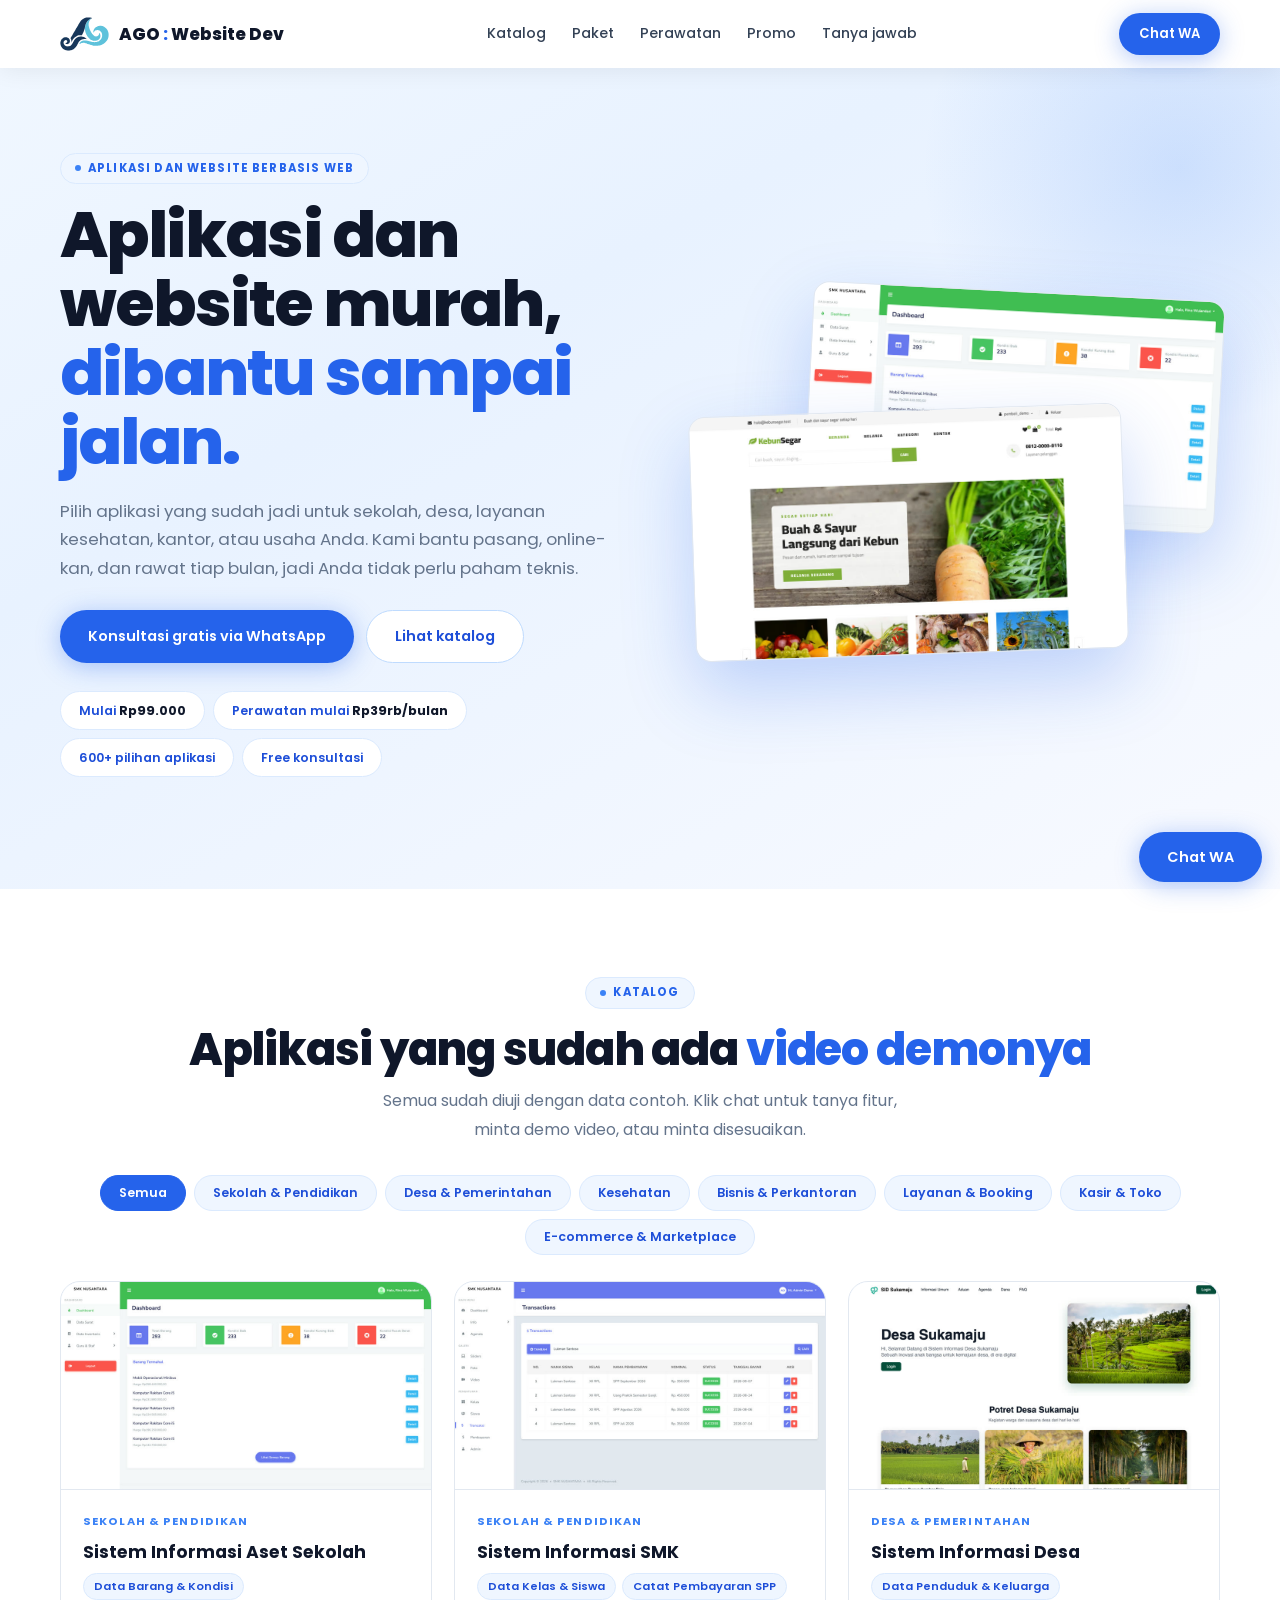
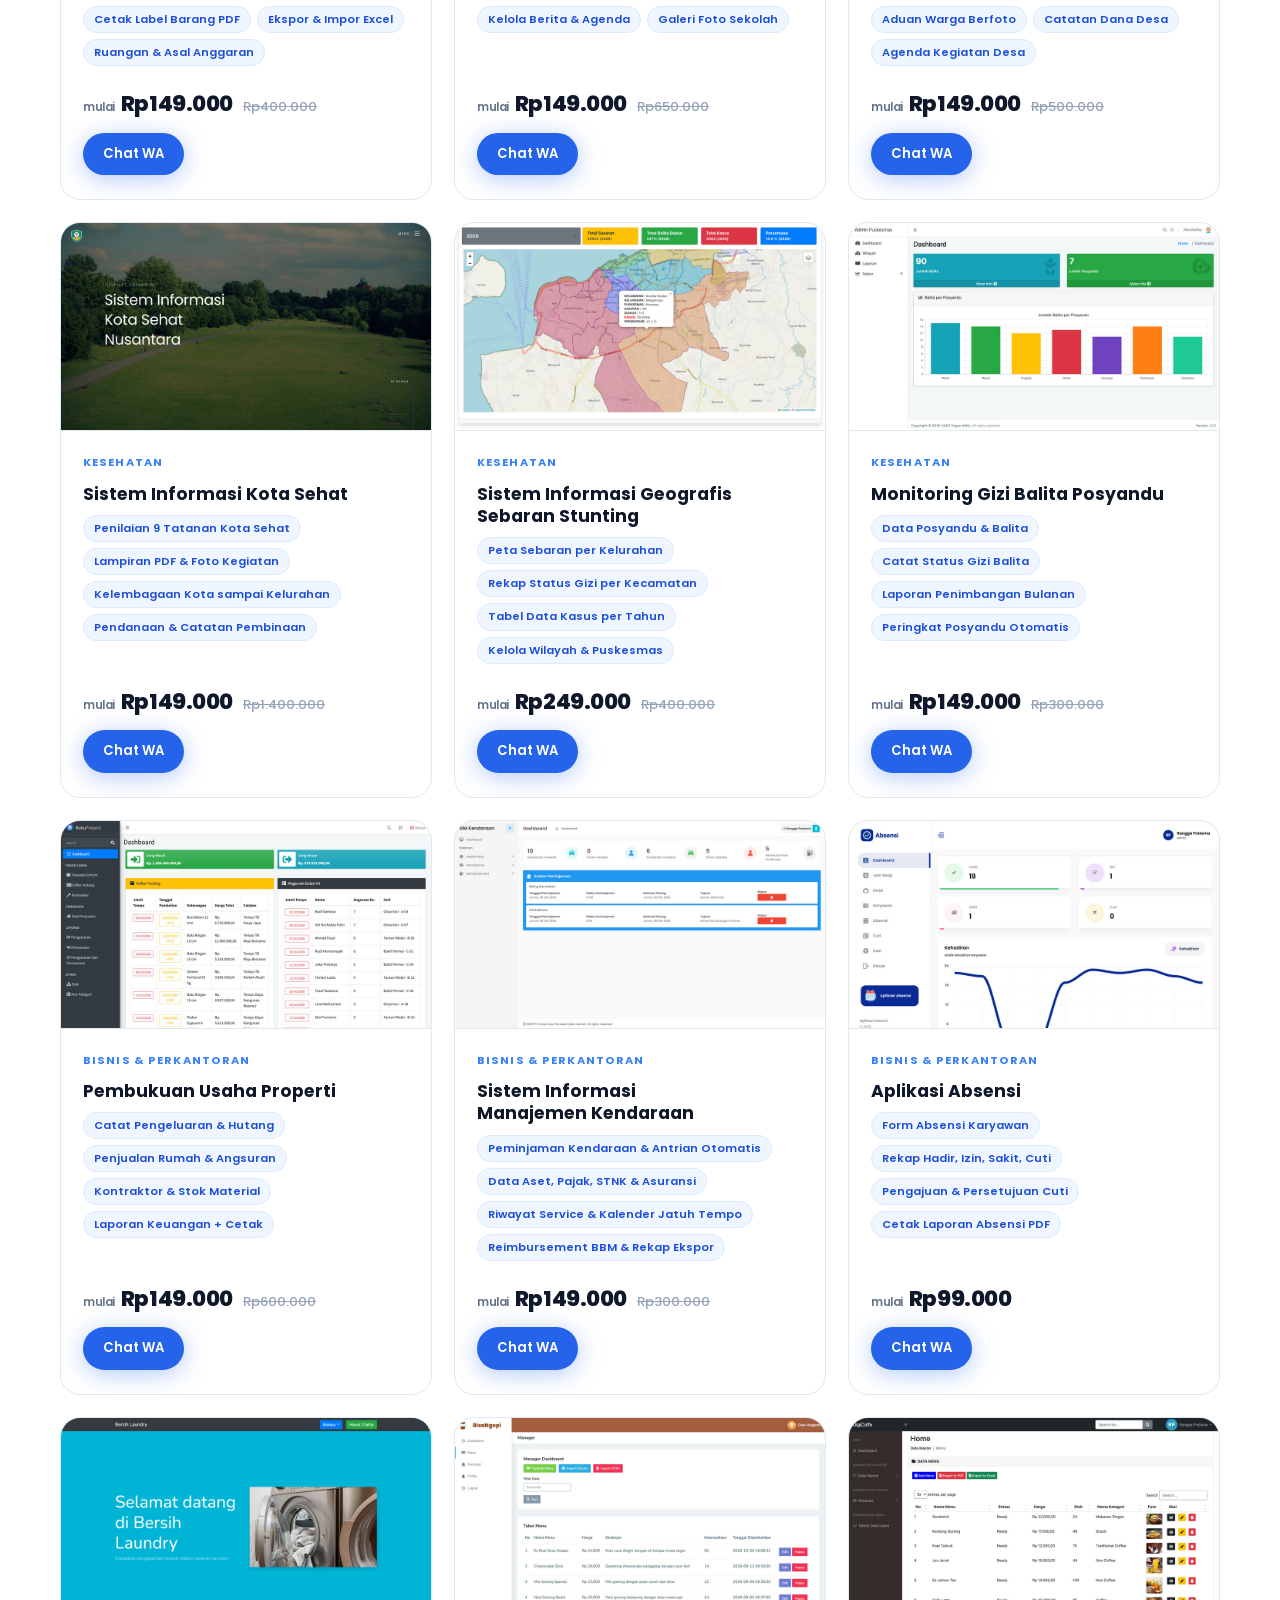
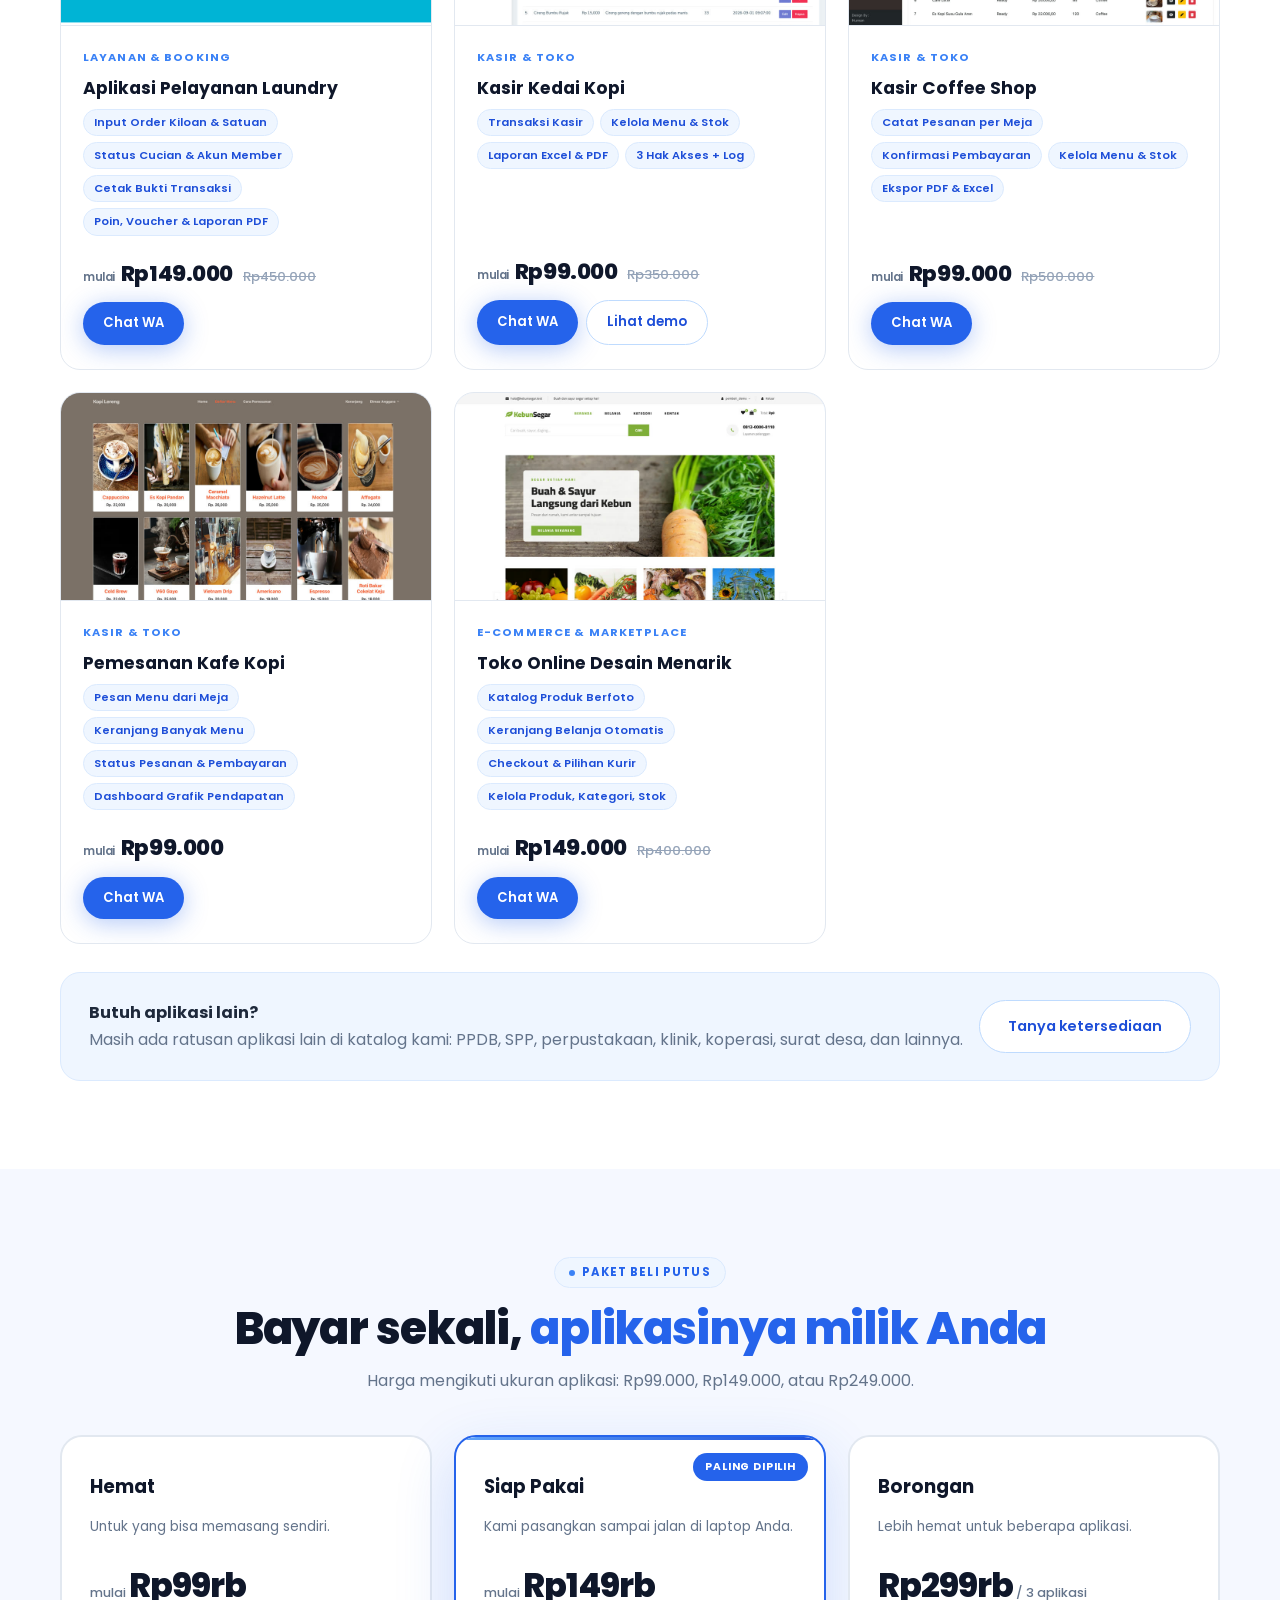
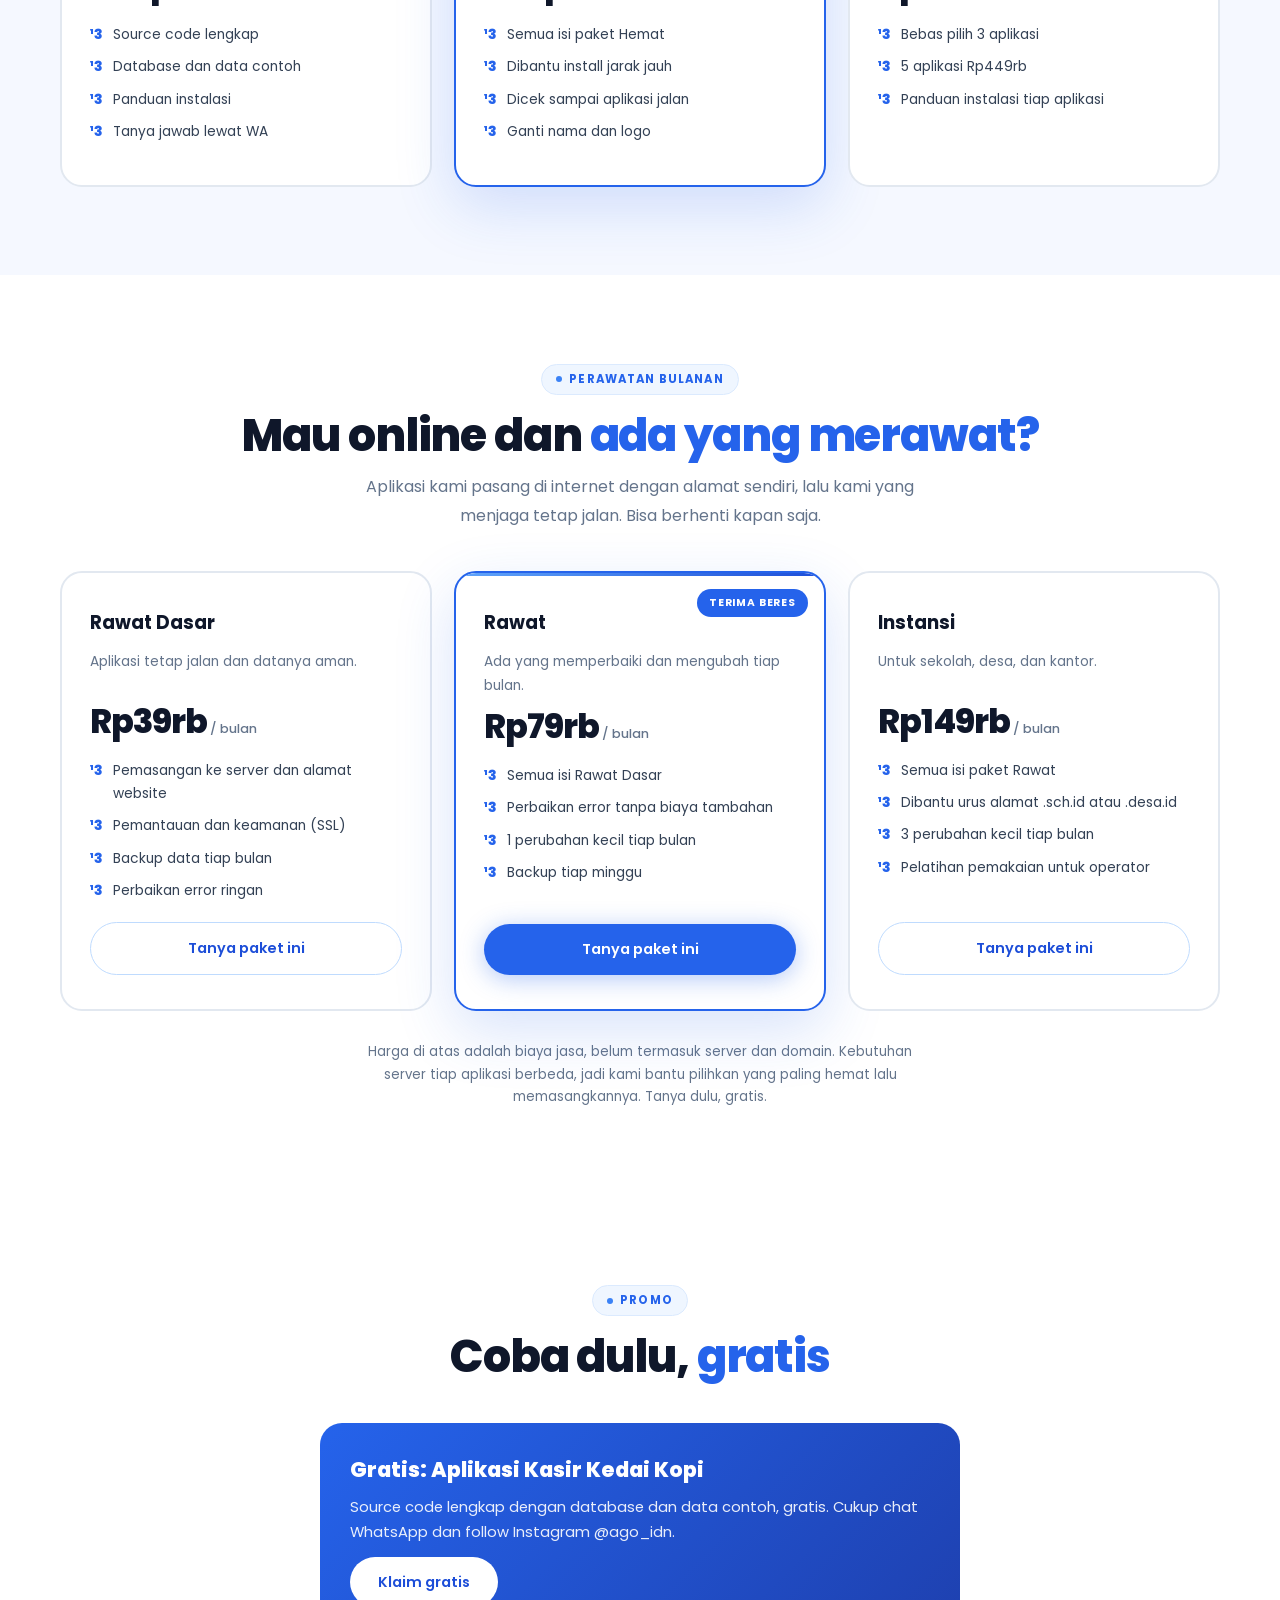
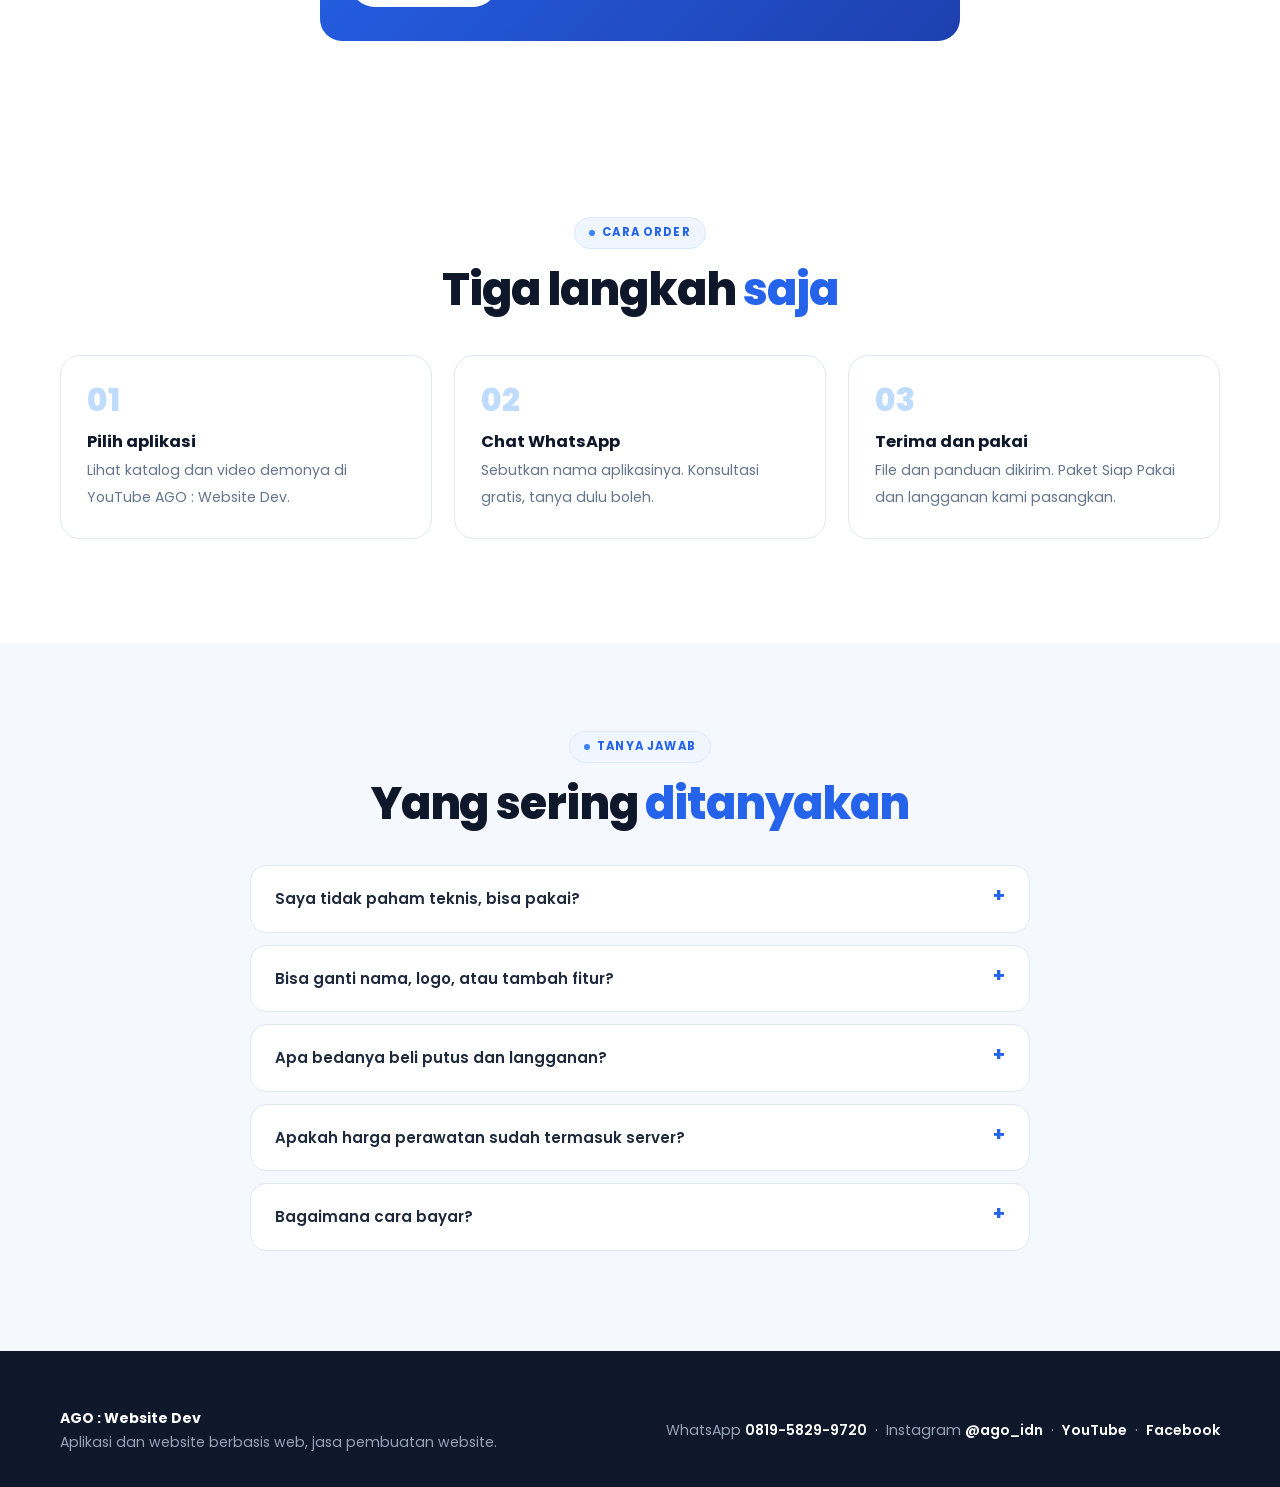
<file: ago/index.html>
<!doctype html>
<html lang="id">
<head>
<meta charset="utf-8">
<meta name="viewport" content="width=device-width,initial-scale=1">
<title>AGO : Website Dev - Aplikasi dan Website Murah, Dibantu Sampai Jalan</title>
<meta name="description" content="Source code aplikasi dan website berbasis web mulai Rp99.000. Untuk sekolah, desa, kesehatan, kantor, dan usaha. Bisa dibantu pasang, online, dan perawatan bulanan.">
<link rel="icon" href="assets/ago-mark.svg">
<link rel="canonical" href="https://abdulrizky.github.io/ago/">
<meta property="og:title" content="AGO : Website Dev - Aplikasi dan Website Murah">
<meta property="og:description" content="Source code aplikasi dan website mulai Rp99.000. Bisa dibantu pasang, online, dan perawatan bulanan.">
<meta property="og:image" content="https://abdulrizky.github.io/ago/assets/aset_sekolah.jpg">
<meta property="og:type" content="website">
<link rel="preconnect" href="https://fonts.googleapis.com"><link rel="preconnect" href="https://fonts.gstatic.com" crossorigin>
<link href="https://fonts.googleapis.com/css2?family=Poppins:wght@400;500;600;700;800&display=swap" rel="stylesheet">
<style>
:root{--w:#fff;--off:#f5f8ff;--b50:#eff6ff;--b100:#dbeafe;--b200:#bfdbfe;--b300:#93c5fd;--b400:#60a5fa;--b500:#3b82f6;--b600:#2563eb;--b700:#1d4ed8;--b800:#1e40af;--s100:#f1f5f9;--s400:#94a3b8;--s700:#334155;--s800:#1e293b;--s900:#0f172a;--text:#1e293b;--muted:#64748b;--border:#e2e8f0;--wa:#16a34a;--amber:#f59e0b;--ff:'Poppins',system-ui,sans-serif}
*{box-sizing:border-box}html{scroll-behavior:smooth}
body{margin:0;font-family:var(--ff);color:var(--text);background:var(--w);line-height:1.7;overflow-x:hidden}
img{max-width:100%;display:block}a{color:inherit}
.wrap{width:min(1160px,92%);margin-inline:auto}
h1,h2,h3{margin:0;text-wrap:balance}
h2{font-size:clamp(1.8rem,4vw,2.8rem);font-weight:800;line-height:1.12;letter-spacing:-.025em;color:var(--s900)}
h2 em,h1 em{font-style:normal;color:var(--b600)}
.eyebrow{display:inline-flex;align-items:center;gap:7px;font-size:.72rem;font-weight:700;letter-spacing:.1em;text-transform:uppercase;color:var(--b600);background:var(--b50);border:1px solid var(--b100);padding:5px 14px;border-radius:99px;margin-bottom:16px}
.eyebrow::before{content:"";width:6px;height:6px;border-radius:50%;background:var(--b500)}
.lede{font-size:1rem;color:var(--muted);line-height:1.8;max-width:560px;margin:12px 0 0}
.ctr{text-align:center}.ctr .lede{margin-inline:auto}
section{padding-block:88px}
.btn{display:inline-flex;align-items:center;gap:8px;padding:13px 28px;border-radius:99px;font-weight:600;font-size:.9rem;transition:all .25s;cursor:pointer;white-space:nowrap;border:none;font-family:var(--ff);text-decoration:none}
.btn.wa{background:var(--b600);color:#fff;box-shadow:0 4px 24px rgba(37,99,235,.35)}
.btn.wa:hover{background:var(--b700);transform:translateY(-2px);box-shadow:0 10px 32px rgba(37,99,235,.45)}
.btn.ghost,.btn.line,.btn.navy{background:#fff;color:var(--b700);border:1.5px solid var(--b200)}
.btn.ghost:hover,.btn.line:hover,.btn.navy:hover{background:var(--b50);transform:translateY(-2px)}
.btn:focus-visible,a:focus-visible,button:focus-visible,summary:focus-visible{outline:3px solid var(--b400);outline-offset:3px}
header{position:sticky;top:0;z-index:100;background:rgba(255,255,255,.96);backdrop-filter:blur(24px);-webkit-backdrop-filter:blur(24px);box-shadow:0 2px 24px rgba(0,0,0,.07)}
.nav{display:flex;align-items:center;justify-content:space-between;gap:16px;padding-block:13px}
.brand{display:flex;align-items:center;gap:10px;font-weight:800;font-size:1.05rem;color:var(--s900);text-decoration:none}.brand img{height:34px}
.nav nav{display:flex;gap:26px;font-weight:500;font-size:.88rem}.nav nav a{text-decoration:none;color:var(--s700)}.nav nav a:hover{color:var(--b600)}
.nav .btn{padding:10px 20px;font-size:.82rem}
.hero{background:linear-gradient(150deg,#f0f7ff 0%,#e8f2ff 35%,#f8faff 100%);padding-block:84px 96px;position:relative;overflow:hidden}
.hero::before{content:"";position:absolute;right:-180px;top:-180px;width:560px;height:560px;border-radius:50%;background:radial-gradient(circle,rgba(59,130,246,.18),transparent 65%)}
.hero .grid{display:grid;grid-template-columns:minmax(0,1.05fr) minmax(0,.95fr);gap:48px;align-items:center;position:relative}
.hero h1{font-size:clamp(2.3rem,5.6vw,4rem);font-weight:800;line-height:1.08;letter-spacing:-.03em;color:var(--s900)}
.hero p{color:var(--muted);font-size:1.05rem;max-width:52ch;margin:20px 0 28px}
.cta{display:flex;flex-wrap:wrap;gap:12px}
.pills{display:flex;flex-wrap:wrap;gap:8px;margin-top:28px;padding:0;list-style:none}
.pills li{padding:8px 18px;border-radius:99px;background:#fff;border:1px solid var(--b100);font-size:.78rem;font-weight:600;color:var(--b700)}
.pills b{color:var(--s900)}
.shotstack{position:relative;aspect-ratio:16/11}
.shotstack img{position:absolute;border-radius:16px;box-shadow:0 30px 70px rgba(37,99,235,.25);border:1px solid var(--border);background:#fff}
.shotstack img:nth-child(1){width:78%;right:0;top:0;transform:rotate(3deg)}.shotstack img:nth-child(2){width:82%;left:0;bottom:0;transform:rotate(-2deg)}
.filters{display:flex;flex-wrap:wrap;gap:8px;margin:30px 0 26px;justify-content:center}
.chip{padding:8px 18px;border-radius:99px;background:var(--b50);border:1px solid var(--b100);font:600 .78rem var(--ff);color:var(--b700);cursor:pointer;transition:all .2s}
.chip:hover{background:var(--b100)}
.chip[aria-pressed=true]{background:var(--b600);border-color:var(--b600);color:#fff}
.cards{display:grid;grid-template-columns:repeat(auto-fill,minmax(310px,1fr));gap:22px}
.card{border-radius:20px;overflow:hidden;background:#fff;border:1px solid var(--border);display:flex;flex-direction:column;transition:all .35s}
.card:hover{transform:translateY(-6px);box-shadow:0 24px 60px rgba(37,99,235,.14);border-color:var(--b200)}
.card .shot{aspect-ratio:16/9;height:auto;background:linear-gradient(135deg,var(--b100),var(--b200));object-fit:cover;object-position:top left;width:100%;border-bottom:1px solid var(--border)}
.card .body{padding:22px 22px 24px;display:flex;flex-direction:column;gap:10px;flex:1}
.card .cat{font-size:.7rem;font-weight:700;text-transform:uppercase;letter-spacing:.1em;color:var(--b500)}
.card h3{font-size:1.08rem;font-weight:700;color:var(--s900);line-height:1.3}
.card ul{margin:0;padding:0;list-style:none;display:flex;flex-wrap:wrap;gap:6px}
.card li{padding:3px 10px;border-radius:99px;background:var(--b50);border:1px solid var(--b100);font-size:.7rem;font-weight:600;color:var(--b700)}
.prow{display:flex;align-items:baseline;gap:10px;margin-top:auto;padding-top:10px}
.pr{font-weight:800;font-size:1.35rem;color:var(--s900);letter-spacing:-.02em}
.pr small{font-size:.72rem;font-weight:600;color:var(--muted);margin-right:6px}.strike{color:var(--s400);text-decoration:line-through;font-weight:500;font-size:.82rem}
.card .acts{display:flex;gap:8px;flex-wrap:wrap}.card .btn{padding:10px 20px;font-size:.82rem}
.more{margin-top:28px;background:var(--b50);border:1px solid var(--b100);border-radius:20px;padding:26px 28px;display:flex;flex-wrap:wrap;gap:14px;align-items:center;justify-content:space-between}
.dark{background:var(--off)}
.plans{display:grid;grid-template-columns:repeat(auto-fit,minmax(260px,1fr));gap:22px;margin-top:40px}
.plan{background:#fff;border:2px solid var(--border);border-radius:22px;padding:34px 28px;position:relative;display:flex;flex-direction:column;gap:12px;transition:all .35s;overflow:hidden}
.plan::before{content:"";position:absolute;top:0;left:0;right:0;height:3px;background:linear-gradient(90deg,var(--b400),var(--b700));transform:scaleX(0);transform-origin:left;transition:transform .35s}
.plan:hover{transform:translateY(-6px);box-shadow:0 24px 60px rgba(37,99,235,.14);border-color:var(--b200)}.plan:hover::before{transform:scaleX(1)}
.plan.hot{border-color:var(--b600);box-shadow:0 20px 60px rgba(37,99,235,.18)}.plan.hot::before{transform:scaleX(1)}
.plan h3{font-size:1.15rem;font-weight:700;color:var(--s900)}.plan .sub{color:var(--muted);font-size:.86rem;min-height:3em}
.plan .amt{font-size:2.1rem;font-weight:800;letter-spacing:-.03em;color:var(--s900);line-height:1.1}.plan .amt small{font-size:.8rem;font-weight:500;color:var(--muted);letter-spacing:0}
.plan ul{margin:6px 0 8px;padding:0;list-style:none;display:grid;gap:9px;font-size:.86rem;color:var(--s700)}
.plan li{display:flex;gap:10px}.plan li::before{content:"¹3";color:var(--b600);font-weight:800}
.plan .btn{margin-top:auto;justify-content:center}
.badge{position:absolute;top:16px;right:16px;background:var(--b600);color:#fff;font-size:.66rem;font-weight:700;letter-spacing:.08em;text-transform:uppercase;border-radius:99px;padding:5px 12px}
.note{text-align:center;margin:30px auto 0;font-size:.83rem;color:var(--muted);max-width:70ch}
.promo{display:grid;grid-template-columns:repeat(auto-fit,minmax(290px,1fr));gap:22px;margin-top:40px}
.pbox{background:linear-gradient(135deg,var(--b600),var(--b800));color:#fff;border-radius:22px;padding:34px 30px;display:grid;gap:12px;align-content:start;justify-items:start}
.pbox:nth-child(2){background:#fff;color:var(--text);border:2px solid var(--border)}
.pbox h3{font-size:1.3rem;font-weight:800;line-height:1.25;color:inherit!important}.pbox p{margin:0;opacity:.9;font-size:.92rem}
.pbox:nth-child(1) .btn{background:#fff;color:var(--b700);box-shadow:none}
.steps{display:grid;grid-template-columns:repeat(auto-fit,minmax(230px,1fr));gap:22px;margin-top:40px;counter-reset:s;padding:0;list-style:none}
.steps li{background:#fff;border:1px solid var(--border);border-radius:20px;padding:28px 26px;counter-increment:s}
.steps li::before{content:"0" counter(s);display:block;font-size:2rem;font-weight:800;color:var(--b200);line-height:1;margin-bottom:12px}
.steps b{display:block;font-size:1.02rem;color:var(--s900)}.steps span{color:var(--muted);font-size:.88rem}
.faq{max-width:780px;margin:36px auto 0}
details{border:1.5px solid var(--border);border-radius:16px;padding:0;margin-bottom:12px;background:#fff}details[open]{border-color:var(--b300)}
summary{padding:20px 24px;cursor:pointer;font-weight:600;font-size:.94rem;color:var(--s800);list-style:none;display:flex;justify-content:space-between;gap:12px}
summary::-webkit-details-marker{display:none}summary::after{content:"+";color:var(--b600);font-weight:700;font-size:1.2rem;line-height:1}details[open] summary::after{content:"2"}
details p{margin:0;padding:0 24px 20px;color:var(--muted);font-size:.9rem}
footer{background:var(--s900);color:var(--s400);padding:56px 0 32px;font-size:.88rem}
footer .f{display:flex;flex-wrap:wrap;gap:20px;justify-content:space-between;align-items:center}
footer a{color:#fff;font-weight:600;text-decoration:none}footer a:hover{color:var(--b300)}
.fab{position:fixed;right:18px;bottom:18px;z-index:90}
.reveal{opacity:0;transform:translateY(32px);transition:opacity .7s ease,transform .7s ease}.reveal.visible{opacity:1;transform:none}
@media (max-width:860px){.hero .grid{grid-template-columns:1fr}.shotstack{order:-1;max-width:520px}.nav nav{display:none}section{padding-block:60px}.hero{padding-block:48px 64px}}
@media (prefers-reduced-motion:reduce){html{scroll-behavior:auto}.reveal{opacity:1;transform:none;transition:none}.btn,.card,.plan{transition:none}}
</style>
</head>
<body>
<header><div class="wrap nav">
  <a class="brand" href="#top"><img src="assets/ago-mark.svg" alt=""><span>AGO <span style="color:var(--b600)">:</span> Website Dev</span></a>
  <nav aria-label="Menu"><a href="#katalog">Katalog</a><a href="#paket">Paket</a><a href="#langganan">Perawatan</a><a href="#promo">Promo</a><a href="#faq">Tanya jawab</a></nav>
  <a class="btn wa" data-wa="Halo AGO, saya mau tanya soal aplikasi/website.">Chat WA</a>
</div></header>

<main id="top">
<div class="hero"><div class="wrap grid">
  <div>
    <div class="eyebrow">Aplikasi dan website berbasis web</div>
    <h1>Aplikasi dan website murah,<br><em>dibantu sampai jalan.</em></h1>
    <p>Pilih aplikasi yang sudah jadi untuk sekolah, desa, layanan kesehatan, kantor, atau usaha Anda. Kami bantu pasang, online-kan, dan rawat tiap bulan, jadi Anda tidak perlu paham teknis.</p>
    <div class="cta"><a class="btn wa" data-wa="Halo AGO, saya mau konsultasi gratis soal aplikasi/website.">Konsultasi gratis via WhatsApp</a><a class="btn ghost" href="#katalog">Lihat katalog</a></div>
    <ul class="pills"><li>Mulai <b>Rp99.000</b></li><li>Perawatan mulai <b>Rp39rb/bulan</b></li><li>600+ pilihan aplikasi</li><li>Free konsultasi</li></ul>
  </div>
  <div class="shotstack" aria-hidden="true"><img src="assets/aset_sekolah.jpg" alt=""><img src="assets/ecommerce.jpg" alt=""></div>
</div></div>

<section id="katalog"><div class="wrap">
  <div class="ctr reveal"><div class="eyebrow">Katalog</div>
  <h2>Aplikasi yang sudah ada <em>video demonya</em></h2>
  <p class="lede">Semua sudah diuji dengan data contoh. Klik chat untuk tanya fitur, minta demo video, atau minta disesuaikan.</p></div>
  <div class="filters" id="filters" role="group" aria-label="Kategori"></div>
  <div class="cards" id="cards"></div>
  <div class="more"><div><b>Butuh aplikasi lain?</b><br><span style="color:var(--muted)">Masih ada ratusan aplikasi lain di katalog kami: PPDB, SPP, perpustakaan, klinik, koperasi, surat desa, dan lainnya.</span></div><a class="btn navy" data-wa="Halo AGO, saya cari aplikasi untuk: ">Tanya ketersediaan</a></div>
</div></section>

<section id="paket" class="dark"><div class="wrap">
  <div class="ctr reveal"><div class="eyebrow">Paket beli putus</div>
  <h2>Bayar sekali, <em>aplikasinya milik Anda</em></h2>
  <p class="lede">Harga mengikuti ukuran aplikasi: Rp99.000, Rp149.000, atau Rp249.000.</p></div>
  <div class="plans">
    <div class="plan reveal"><h3>Hemat</h3><div class="sub">Untuk yang bisa memasang sendiri.</div><div class="amt"><small>mulai </small>Rp99rb</div><ul><li>Source code lengkap</li><li>Database dan data contoh</li><li>Panduan instalasi</li><li>Tanya jawab lewat WA</li></ul></div>
    <div class="plan hot reveal"><span class="badge">Paling dipilih</span><h3>Siap Pakai</h3><div class="sub">Kami pasangkan sampai jalan di laptop Anda.</div><div class="amt"><small>mulai </small>Rp149rb</div><ul><li>Semua isi paket Hemat</li><li>Dibantu install jarak jauh</li><li>Dicek sampai aplikasi jalan</li><li>Ganti nama dan logo</li></ul></div>
    <div class="plan reveal"><h3>Borongan</h3><div class="sub">Lebih hemat untuk beberapa aplikasi.</div><div class="amt">Rp299rb<small> / 3 aplikasi</small></div><ul><li>Bebas pilih 3 aplikasi</li><li>5 aplikasi Rp449rb</li><li>Panduan instalasi tiap aplikasi</li></ul></div>
  </div>
</div></section>

<section id="langganan"><div class="wrap">
  <div class="ctr reveal"><div class="eyebrow">Perawatan bulanan</div>
  <h2>Mau online dan <em>ada yang merawat?</em></h2>
  <p class="lede">Aplikasi kami pasang di internet dengan alamat sendiri, lalu kami yang menjaga tetap jalan. Bisa berhenti kapan saja.</p></div>
  <div class="plans">
    <div class="plan reveal"><h3>Rawat Dasar</h3><div class="sub">Aplikasi tetap jalan dan datanya aman.</div><div class="amt">Rp39rb<small> / bulan</small></div><ul><li>Pemasangan ke server dan alamat website</li><li>Pemantauan dan keamanan (SSL)</li><li>Backup data tiap bulan</li><li>Perbaikan error ringan</li></ul><a class="btn navy" data-wa="Halo AGO, saya tertarik paket Rawat Dasar.">Tanya paket ini</a></div>
    <div class="plan hot reveal"><span class="badge">Terima beres</span><h3>Rawat</h3><div class="sub">Ada yang memperbaiki dan mengubah tiap bulan.</div><div class="amt">Rp79rb<small> / bulan</small></div><ul><li>Semua isi Rawat Dasar</li><li>Perbaikan error tanpa biaya tambahan</li><li>1 perubahan kecil tiap bulan</li><li>Backup tiap minggu</li></ul><a class="btn wa" data-wa="Halo AGO, saya tertarik paket Rawat.">Tanya paket ini</a></div>
    <div class="plan reveal"><h3>Instansi</h3><div class="sub">Untuk sekolah, desa, dan kantor.</div><div class="amt">Rp149rb<small> / bulan</small></div><ul><li>Semua isi paket Rawat</li><li>Dibantu urus alamat .sch.id atau .desa.id</li><li>3 perubahan kecil tiap bulan</li><li>Pelatihan pemakaian untuk operator</li></ul><a class="btn navy" data-wa="Halo AGO, saya tertarik paket Instansi.">Tanya paket ini</a></div>
  </div>
  <p class="note">Harga di atas adalah biaya jasa, belum termasuk server dan domain. Kebutuhan server tiap aplikasi berbeda, jadi kami bantu pilihkan yang paling hemat lalu memasangkannya. Tanya dulu, gratis.</p>
</div></section>

<section id="promo"><div class="wrap">
  <div class="ctr reveal"><div class="eyebrow">Promo</div>
  <h2>Coba dulu, <em>gratis</em></h2></div>
  <div class="promo" style="max-width:640px;margin-inline:auto">
    <div class="pbox"><h3>Gratis: Aplikasi Kasir Kedai Kopi</h3><p>Source code lengkap dengan database dan data contoh, gratis. Cukup chat WhatsApp dan follow Instagram @ago_idn.</p><a class="btn wa" data-wa="Halo AGO, saya mau klaim aplikasi Kasir Kedai Kopi GRATIS.">Klaim gratis</a></div>
  </div>
</div></section>

<section id="order"><div class="wrap">
  <div class="ctr reveal"><div class="eyebrow">Cara order</div>
  <h2>Tiga langkah <em>saja</em></h2></div>
  <ol class="steps"><li><b>Pilih aplikasi</b><span>Lihat katalog dan video demonya di YouTube AGO : Website Dev.</span></li><li><b>Chat WhatsApp</b><span>Sebutkan nama aplikasinya. Konsultasi gratis, tanya dulu boleh.</span></li><li><b>Terima dan pakai</b><span>File dan panduan dikirim. Paket Siap Pakai dan langganan kami pasangkan.</span></li></ol>
</div></section>

<section id="faq" class="dark"><div class="wrap">
  <div class="ctr reveal"><div class="eyebrow">Tanya jawab</div>
  <h2>Yang sering <em>ditanyakan</em></h2></div>
  <div class="faq"><details><summary>Saya tidak paham teknis, bisa pakai?</summary><p>Bisa. Pilih paket Siap Pakai supaya kami yang memasang, atau paket langganan supaya aplikasinya langsung online dan kami rawat.</p></details>
  <details><summary>Bisa ganti nama, logo, atau tambah fitur?</summary><p>Bisa. Ganti nama dan logo sudah termasuk di paket Siap Pakai. Tambahan fitur dibicarakan dulu lewat chat.</p></details>
  <details><summary>Apa bedanya beli putus dan langganan?</summary><p>Beli putus: Anda menerima file aplikasinya dan menjalankannya sendiri. Langganan: aplikasinya kami pasang di internet dan kami rawat tiap bulan.</p></details>
  <details><summary>Apakah harga perawatan sudah termasuk server?</summary><p>Belum. Harga perawatan adalah biaya jasa kami. Server dan domain dibayar terpisah sesuai kebutuhan aplikasinya; kami bantu pilihkan yang paling hemat dan memasangkannya.</p></details>
  <details><summary>Bagaimana cara bayar?</summary><p>Transfer bank atau dompet digital. Detailnya dikirim lewat WhatsApp setelah Anda memilih aplikasi dan paket.</p></details>
  </div>
</div></section>
</main>

<footer><div class="wrap f">
  <div><b style="color:#fff">AGO : Website Dev</b><br>Aplikasi dan website berbasis web, jasa pembuatan website.</div>
  <div>WhatsApp <a data-wa="Halo AGO">0819-5829-9720</a> &nbsp;·&nbsp; Instagram <a href="https://instagram.com/ago_idn" rel="noopener">@ago_idn</a> &nbsp;·&nbsp; <a href="https://youtube.com/@ago_idn" rel="noopener">YouTube</a> &nbsp;·&nbsp; <a href="https://facebook.com/ago.idn" rel="noopener">Facebook</a></div>
</div></footer>
<a class="btn wa fab" data-wa="Halo AGO, saya mau tanya.">Chat WA</a>

<script>
const WA="6281958299720";
const APPS=[{"slug": "aset_sekolah", "name": "Sistem Informasi Aset Sekolah", "cat": "Sekolah & Pendidikan", "price": 149000, "strike": 400000, "features": ["Data Barang & Kondisi", "Cetak Label Barang PDF", "Ekspor & Impor Excel", "Ruangan & Asal Anggaran"], "yt": ""}, {"slug": "si_smk", "name": "Sistem Informasi SMK", "cat": "Sekolah & Pendidikan", "price": 149000, "strike": 650000, "features": ["Data Kelas & Siswa", "Catat Pembayaran SPP", "Kelola Berita & Agenda", "Galeri Foto Sekolah"], "yt": ""}, {"slug": "si_kampung", "name": "Sistem Informasi Desa", "cat": "Desa & Pemerintahan", "price": 149000, "strike": 500000, "features": ["Data Penduduk & Keluarga", "Aduan Warga Berfoto", "Catatan Dana Desa", "Agenda Kegiatan Desa"], "yt": ""}, {"slug": "kota_sehat", "name": "Sistem Informasi Kota Sehat", "cat": "Kesehatan", "price": 149000, "strike": 1400000, "features": ["Penilaian 9 Tatanan Kota Sehat", "Lampiran PDF & Foto Kegiatan", "Kelembagaan Kota sampai Kelurahan", "Pendanaan & Catatan Pembinaan"], "yt": ""}, {"slug": "gis_stunting", "name": "Sistem Informasi Geografis Sebaran Stunting", "cat": "Kesehatan", "price": 249000, "strike": 400000, "features": ["Peta Sebaran per Kelurahan", "Rekap Status Gizi per Kecamatan", "Tabel Data Kasus per Tahun", "Kelola Wilayah & Puskesmas"], "yt": ""}, {"slug": "gizi_bayi", "name": "Monitoring Gizi Balita Posyandu", "cat": "Kesehatan", "price": 149000, "strike": 300000, "features": ["Data Posyandu & Balita", "Catat Status Gizi Balita", "Laporan Penimbangan Bulanan", "Peringkat Posyandu Otomatis"], "yt": ""}, {"slug": "akuntansi", "name": "Pembukuan Usaha Properti", "cat": "Bisnis & Perkantoran", "price": 149000, "strike": 600000, "features": ["Catat Pengeluaran & Hutang", "Penjualan Rumah & Angsuran", "Kontraktor & Stok Material", "Laporan Keuangan + Cetak"], "yt": ""}, {"slug": "manajemen_kendaraan", "name": "Sistem Informasi Manajemen Kendaraan", "cat": "Bisnis & Perkantoran", "price": 149000, "strike": 300000, "features": ["Peminjaman Kendaraan & Antrian Otomatis", "Data Aset, Pajak, STNK & Asuransi", "Riwayat Service & Kalender Jatuh Tempo", "Reimbursement BBM & Rekap Ekspor"], "yt": ""}, {"slug": "aplikasi_absensi", "name": "Aplikasi Absensi", "cat": "Bisnis & Perkantoran", "price": 99000, "strike": 0, "features": ["Form Absensi Karyawan", "Rekap Hadir, Izin, Sakit, Cuti", "Pengajuan & Persetujuan Cuti", "Cetak Laporan Absensi PDF"], "yt": ""}, {"slug": "laundry", "name": "Aplikasi Pelayanan Laundry", "cat": "Layanan & Booking", "price": 149000, "strike": 450000, "features": ["Input Order Kiloan & Satuan", "Status Cucian & Akun Member", "Cetak Bukti Transaksi", "Poin, Voucher & Laporan PDF"], "yt": ""}, {"slug": "kasir_kopi", "name": "Kasir Kedai Kopi", "cat": "Kasir & Toko", "price": 99000, "strike": 350000, "features": ["Transaksi Kasir", "Kelola Menu & Stok", "Laporan Excel & PDF", "3 Hak Akses + Log"], "yt": "84lzbtcyrkI"}, {"slug": "pos_coffeeshop", "name": "Kasir Coffee Shop", "cat": "Kasir & Toko", "price": 99000, "strike": 500000, "features": ["Catat Pesanan per Meja", "Konfirmasi Pembayaran", "Kelola Menu & Stok", "Ekspor PDF & Excel"], "yt": ""}, {"slug": "kasir_kafe_kopi", "name": "Pemesanan Kafe Kopi", "cat": "Kasir & Toko", "price": 99000, "strike": 0, "features": ["Pesan Menu dari Meja", "Keranjang Banyak Menu", "Status Pesanan & Pembayaran", "Dashboard Grafik Pendapatan"], "yt": ""}, {"slug": "ecommerce", "name": "Toko Online Desain Menarik", "cat": "E-commerce & Marketplace", "price": 149000, "strike": 400000, "features": ["Katalog Produk Berfoto", "Keranjang Belanja Otomatis", "Checkout & Pilihan Kurir", "Kelola Produk, Kategori, Stok"], "yt": ""}];
const rp=n=>"Rp"+n.toLocaleString("id-ID");
const wa=t=>"https://wa.me/"+WA+"?text="+encodeURIComponent(t);
document.querySelectorAll("[data-wa]").forEach(a=>{a.href=wa(a.dataset.wa);a.target="_blank";a.rel="noopener"});
const esc=s=>String(s).replace(/[&<>"]/g,c=>({"&":"&amp;","<":"&lt;",">":"&gt;",'"':"&quot;"}[c]));
const cats=["Semua",...new Set(APPS.map(a=>a.cat))];let cur="Semua";
const F=document.getElementById("filters"),C=document.getElementById("cards");
function draw(){
  F.innerHTML=cats.map(c=>`<button class="chip" aria-pressed="${c===cur}" data-c="${esc(c)}">${esc(c)}</button>`).join("");
  C.innerHTML=APPS.filter(a=>cur==="Semua"||a.cat===cur).map(a=>`<article class="card reveal">
    <img class="shot" src="assets/${a.slug}.jpg" alt="Tampilan ${esc(a.name)}" loading="lazy" width="960" height="540">
    <div class="body"><div class="cat">${esc(a.cat)}</div><h3>${esc(a.name)}</h3>
    <ul>${a.features.map(f=>`<li>${esc(f)}</li>`).join("")}</ul>
    <div class="prow"><span class="pr"><small>mulai</small>${rp(a.price)}</span>${a.strike?`<span class="strike">${rp(a.strike)}</span>`:""}</div>
    <div class="acts"><a class="btn wa" target="_blank" rel="noopener" href="${wa("Halo AGO, saya tertarik dengan "+a.name+".")}">Chat WA</a>${a.yt?`<a class="btn line" target="_blank" rel="noopener" href="https://youtu.be/${a.yt}">Lihat demo</a>`:""}</div></div></article>`).join("");
}
F.addEventListener("click",e=>{const b=e.target.closest("[data-c]");if(b){cur=b.dataset.c;draw()}});
draw();
const io=new IntersectionObserver(es=>es.forEach(e=>{if(e.isIntersecting){e.target.classList.add("visible");io.unobserve(e.target)}}),{threshold:.08});
const watch=()=>document.querySelectorAll(".reveal:not(.visible)").forEach(el=>io.observe(el));watch();
F.addEventListener("click",()=>setTimeout(watch,0));
setTimeout(()=>document.querySelectorAll(".reveal").forEach(el=>el.classList.add("visible")),2500);
</script>
</body>
</html>
</file>
